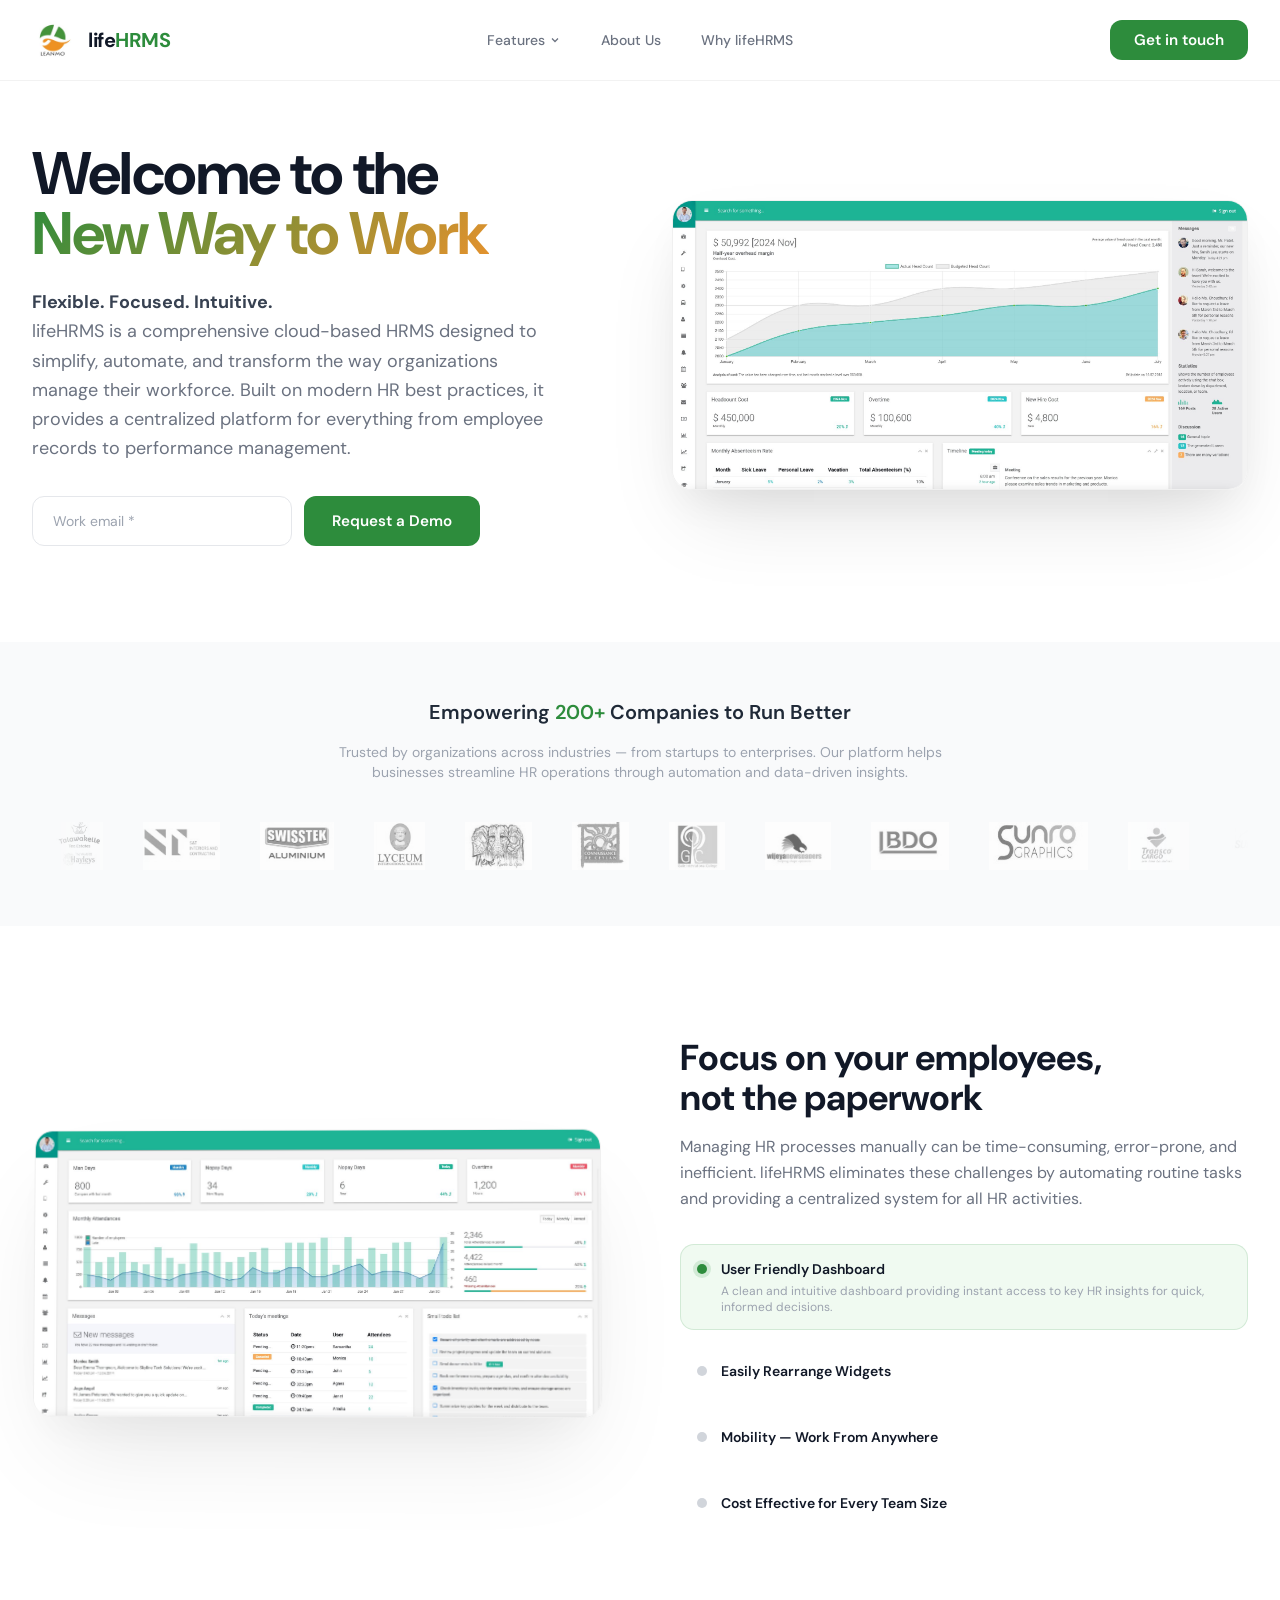
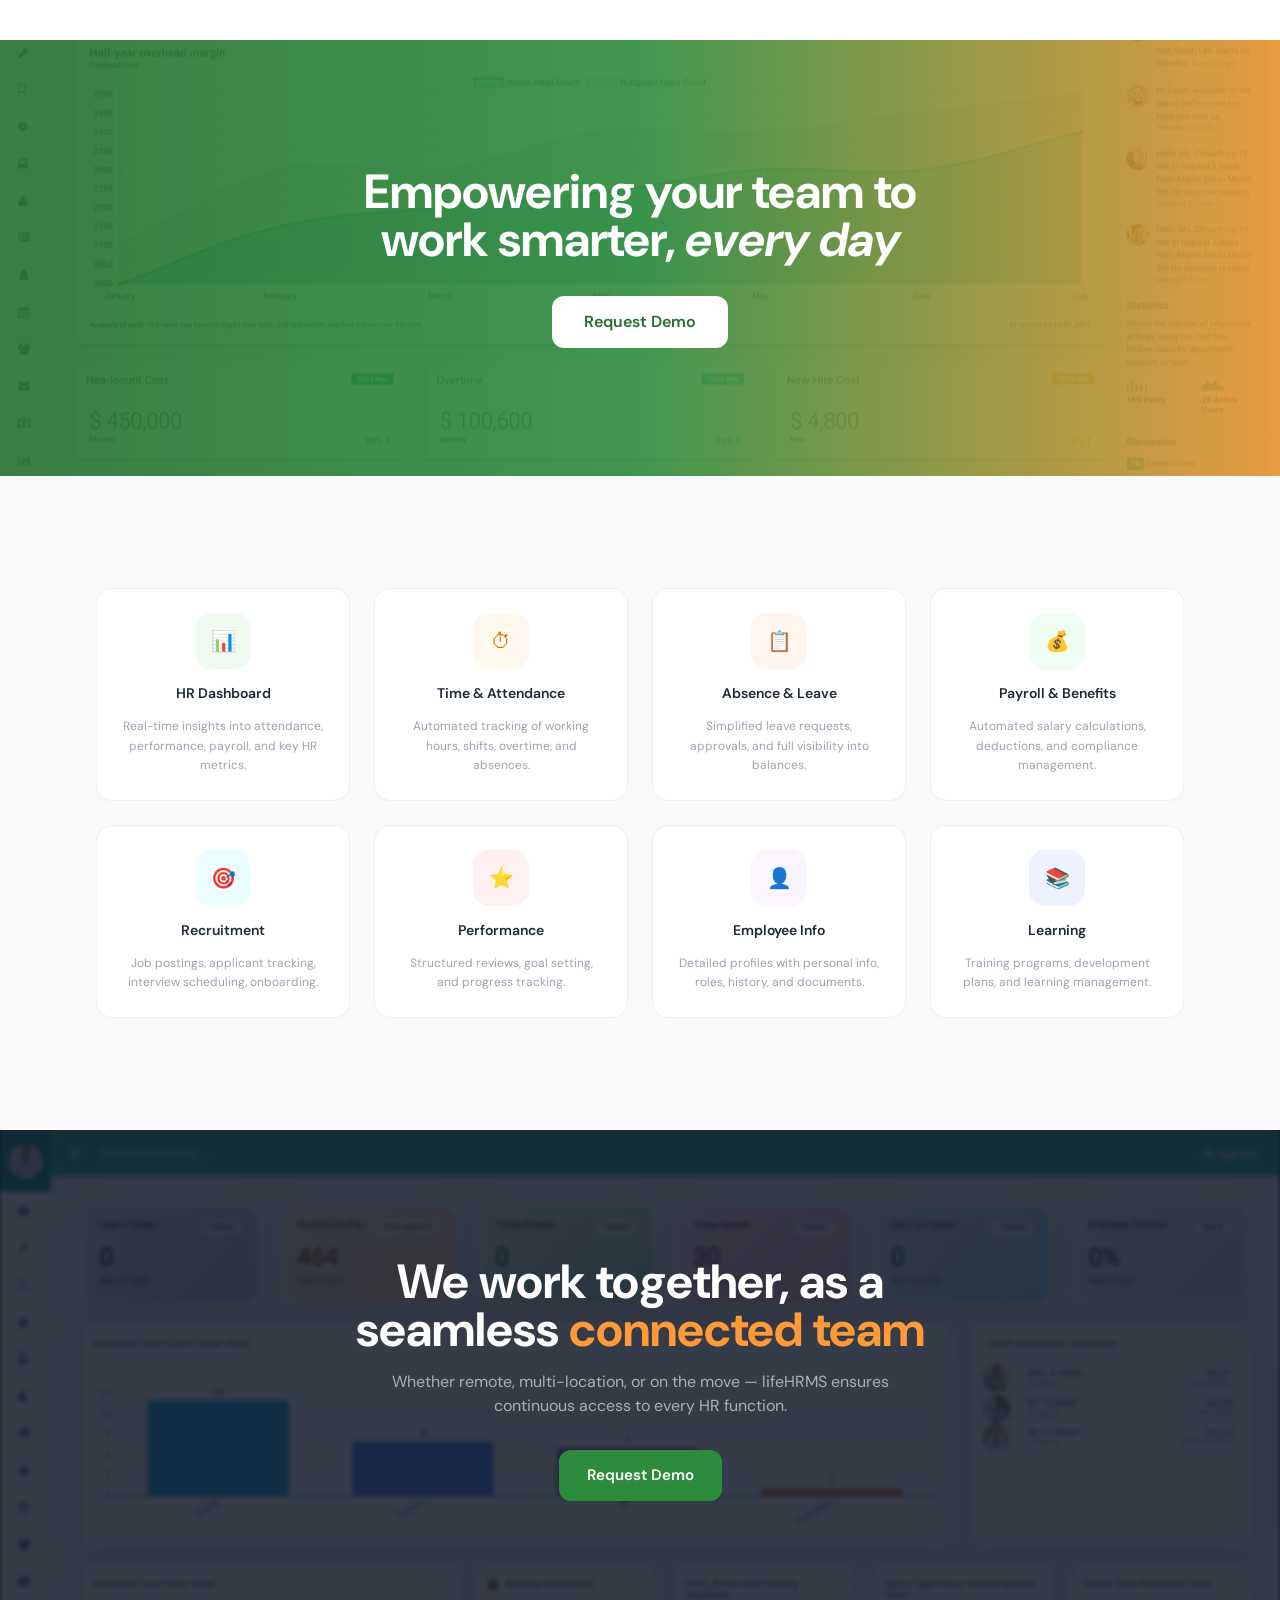
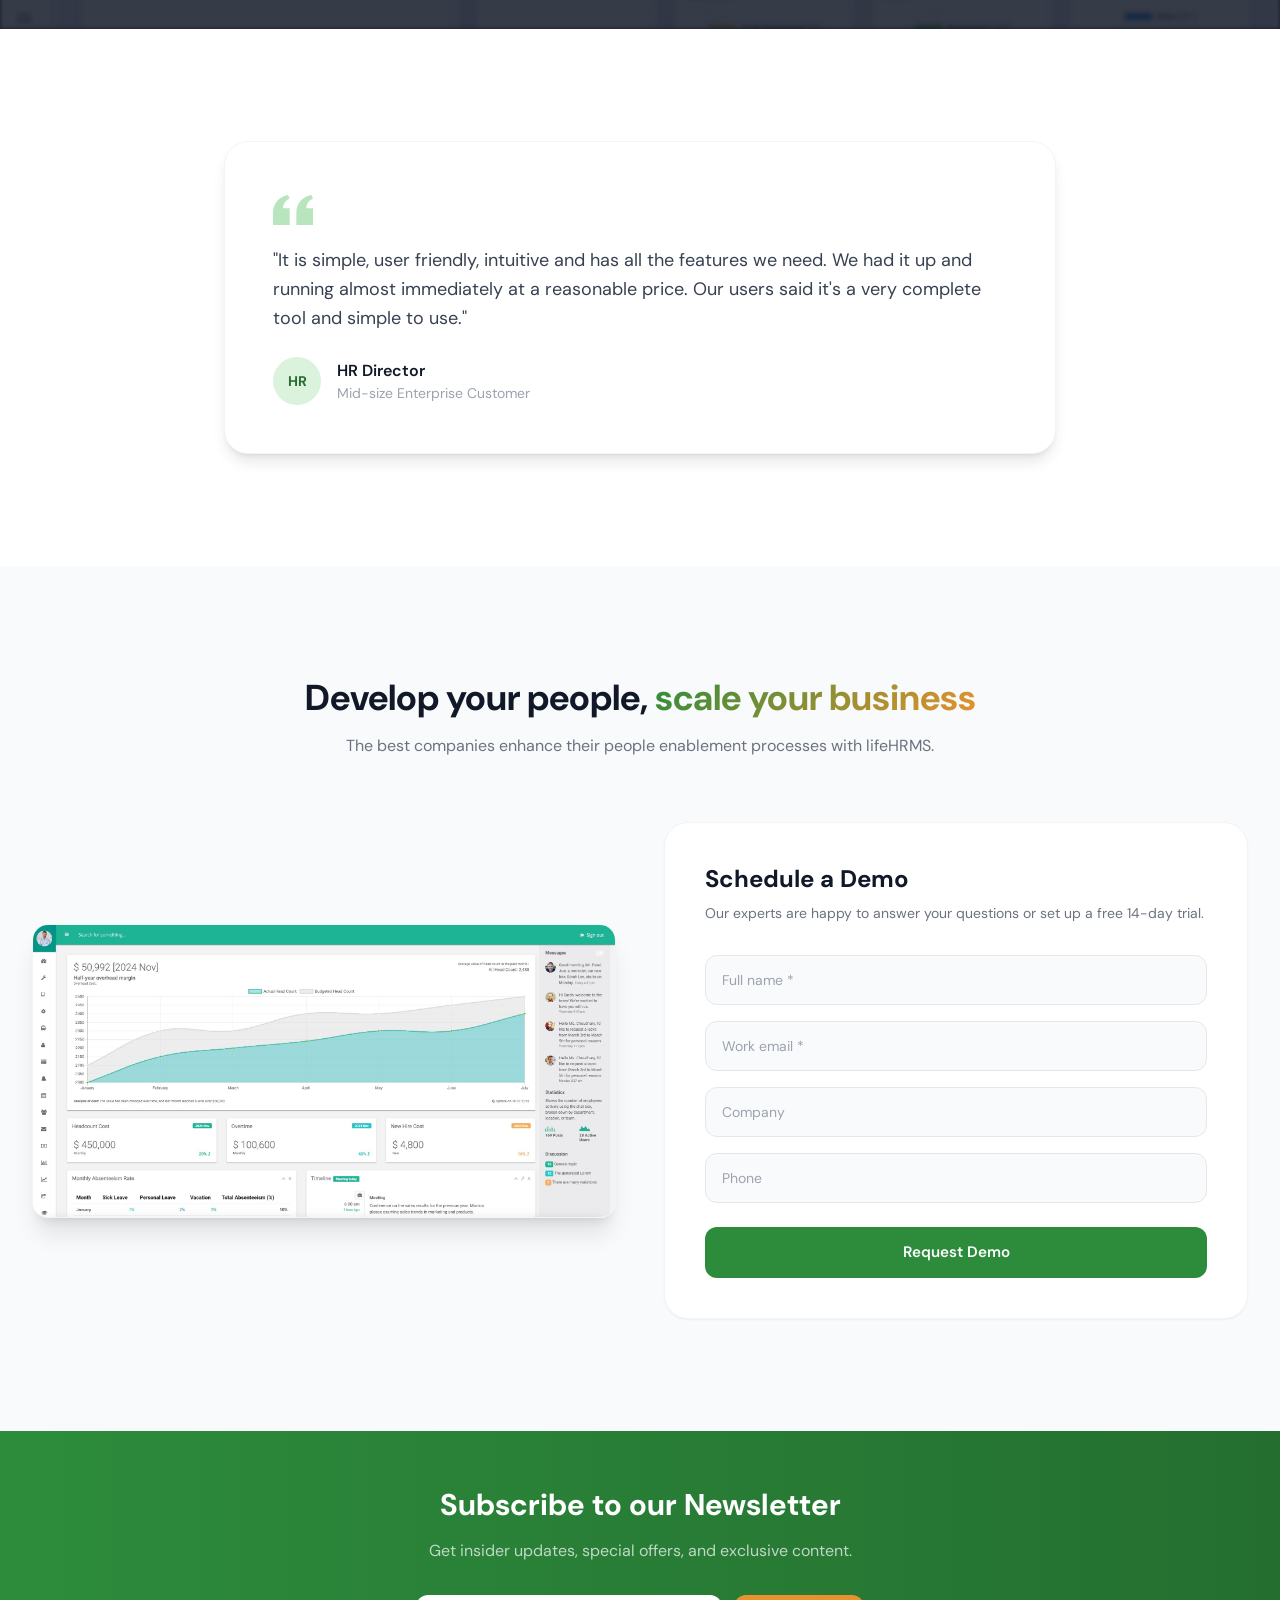
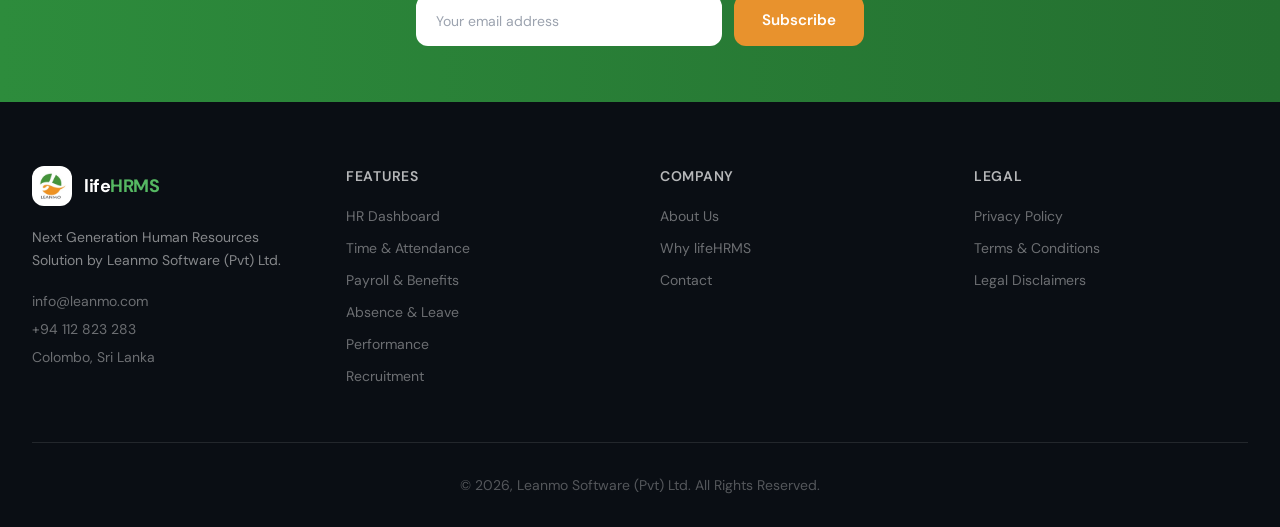
<file: index.html>
<!DOCTYPE html>
<html lang="en">
<head>
<meta charset="UTF-8"><meta name="viewport" content="width=device-width,initial-scale=1.0">
<title>Welcome to the New Way to Work | lifeHRMS by Leanmo</title>
<meta name="description" content="lifeHRMS — comprehensive cloud HRMS for payroll, attendance, leave, performance. Leanmo Software, Sri Lanka.">
<meta name="author" content="Leanmo Software (Pvt) Ltd">
<link rel="canonical" href="https://leanmo.com/">
<link rel="icon" type="image/svg+xml" href="./assets/favicon.svg">
<link rel="preconnect" href="https://fonts.googleapis.com"><link rel="preconnect" href="https://fonts.gstatic.com" crossorigin>
<link href="https://fonts.googleapis.com/css2?family=DM+Sans:opsz,wght@9..40,300;9..40,400;9..40,500;9..40,600;9..40,700&display=swap" rel="stylesheet">
<link rel="stylesheet" href="./css/production.css">
</head>
<body data-root="./">
<div id="site-nav"></div>

<section class="pt-28 lg:pt-36 pb-16 lg:pb-24 overflow-hidden">
<div class="max-w-7xl mx-auto px-6 lg:px-8"><div class="grid lg:grid-cols-2 gap-12 lg:gap-16 items-center">
<div class="reveal">
<h1 class="text-4xl sm:text-5xl lg:text-6xl font-bold text-surface-900 leading-[1.1] tracking-tight">Welcome to the<br><span class="gradient-text">New Way to Work</span></h1>
<p class="text-lg text-surface-500 mt-6 leading-relaxed max-w-lg"><strong class="text-surface-700">Flexible. Focused. Intuitive.</strong><br>lifeHRMS is a comprehensive cloud-based HRMS designed to simplify, automate, and transform the way organizations manage their workforce. Built on modern HR best practices, it provides a centralized platform for everything from employee records to performance management.</p>
<div class="mt-8 flex flex-col sm:flex-row gap-3 max-w-md">
<input type="email" placeholder="Work email *" class="flex-1 px-5 py-3.5 border border-surface-200 rounded-xl text-sm focus:outline-none focus:ring-2 focus:ring-brand-500/20 focus:border-brand-600">
<a href="contact.html" class="btn-primary whitespace-nowrap !rounded-xl">Request a Demo</a>
</div></div>
<div class="reveal reveal-delay-2"><div class="hero-image-wrap"><img src="./img/screen-hr-metrics-hd.png" alt="lifeHRMS Dashboard" loading="eager"></div></div>
</div></div></section>

<section class="py-14 bg-surface-50">
<div class="max-w-7xl mx-auto px-6 lg:px-8">
<h2 class="text-center text-xl font-semibold text-surface-800 mb-4 reveal">Empowering <span class="text-brand-600">200+</span> Companies to Run Better</h2>
<p class="text-center text-sm text-surface-400 max-w-2xl mx-auto mb-10 reveal reveal-delay-1">Trusted by organizations across industries — from startups to enterprises. Our platform helps businesses streamline HR operations through automation and data-driven insights.</p>
<div class="client-ticker overflow-hidden reveal reveal-delay-2">
<div class="flex items-center animate-ticker">
<div class="flex items-center min-w-max">
<div class="client-logo flex-shrink-0 px-5"><img src="./img/logo-talawakelle.png" alt="Talawakelle Tea Estates" class="h-12 w-auto object-contain grayscale opacity-60 hover:grayscale-0 hover:opacity-100 transition-all duration-300" loading="lazy"></div>
<div class="client-logo flex-shrink-0 px-5"><img src="./img/logo-st-interiors.png" alt="S&T Interiors and Contracting" class="h-12 w-auto object-contain grayscale opacity-60 hover:grayscale-0 hover:opacity-100 transition-all duration-300" loading="lazy"></div>
<div class="client-logo flex-shrink-0 px-5"><img src="./img/logo-swisstek-aluminium.png" alt="Swisstek Aluminium" class="h-12 w-auto object-contain grayscale opacity-60 hover:grayscale-0 hover:opacity-100 transition-all duration-300" loading="lazy"></div>
<div class="client-logo flex-shrink-0 px-5"><img src="./img/logo-lyceum.png" alt="Lyceum International Schools" class="h-12 w-auto object-contain grayscale opacity-60 hover:grayscale-0 hover:opacity-100 transition-all duration-300" loading="lazy"></div>
<div class="client-logo flex-shrink-0 px-5"><img src="./img/logo-theme-resorts.png" alt="Theme Resorts & Spas" class="h-12 w-auto object-contain grayscale opacity-60 hover:grayscale-0 hover:opacity-100 transition-all duration-300" loading="lazy"></div>
<div class="client-logo flex-shrink-0 px-5"><img src="./img/logo-connaissance.png" alt="Connaissance De Ceylan" class="h-12 w-auto object-contain grayscale opacity-60 hover:grayscale-0 hover:opacity-100 transition-all duration-300" loading="lazy"></div>
<div class="client-logo flex-shrink-0 px-5"><img src="./img/logo-galle-international.png" alt="Galle International College" class="h-12 w-auto object-contain grayscale opacity-60 hover:grayscale-0 hover:opacity-100 transition-all duration-300" loading="lazy"></div>
<div class="client-logo flex-shrink-0 px-5"><img src="./img/logo-wijeya.png" alt="Wijeya Newspapers" class="h-12 w-auto object-contain grayscale opacity-60 hover:grayscale-0 hover:opacity-100 transition-all duration-300" loading="lazy"></div>
<div class="client-logo flex-shrink-0 px-5"><img src="./img/logo-bdo.png" alt="BDO Partners" class="h-12 w-auto object-contain grayscale opacity-60 hover:grayscale-0 hover:opacity-100 transition-all duration-300" loading="lazy"></div>
<div class="client-logo flex-shrink-0 px-5"><img src="./img/logo-sunro.png" alt="Sunro Graphics" class="h-12 w-auto object-contain grayscale opacity-60 hover:grayscale-0 hover:opacity-100 transition-all duration-300" loading="lazy"></div>
<div class="client-logo flex-shrink-0 px-5"><img src="./img/logo-transco.png" alt="Transco Cargo" class="h-12 w-auto object-contain grayscale opacity-60 hover:grayscale-0 hover:opacity-100 transition-all duration-300" loading="lazy"></div>
<div class="client-logo flex-shrink-0 px-5"><img src="./img/logo-sunpower.png" alt="Sunpower Energy" class="h-12 w-auto object-contain grayscale opacity-60 hover:grayscale-0 hover:opacity-100 transition-all duration-300" loading="lazy"></div>
<div class="client-logo flex-shrink-0 px-5"><img src="./img/logo-kap.png" alt="KAP - Kandetiya Plantation" class="h-12 w-auto object-contain grayscale opacity-60 hover:grayscale-0 hover:opacity-100 transition-all duration-300" loading="lazy"></div>
<div class="client-logo flex-shrink-0 px-5"><img src="./img/logo-swisstek-ceylon.png" alt="Swisstek Ceylon PLC" class="h-12 w-auto object-contain grayscale opacity-60 hover:grayscale-0 hover:opacity-100 transition-all duration-300" loading="lazy"></div>
<div class="client-logo flex-shrink-0 px-5"><img src="./img/logo-kanoka.png" alt="Kanoka International" class="h-12 w-auto object-contain grayscale opacity-60 hover:grayscale-0 hover:opacity-100 transition-all duration-300" loading="lazy"></div>
<div class="client-logo flex-shrink-0 px-5"><img src="./img/logo-taiyo.png" alt="Taiyo Enterprises" class="h-12 w-auto object-contain grayscale opacity-60 hover:grayscale-0 hover:opacity-100 transition-all duration-300" loading="lazy"></div>
</div>
<div class="flex items-center min-w-max" aria-hidden="true">
<div class="client-logo flex-shrink-0 px-5"><img src="./img/logo-talawakelle.png" alt="Talawakelle Tea Estates" class="h-12 w-auto object-contain grayscale opacity-60 hover:grayscale-0 hover:opacity-100 transition-all duration-300" loading="lazy"></div>
<div class="client-logo flex-shrink-0 px-5"><img src="./img/logo-st-interiors.png" alt="S&T Interiors and Contracting" class="h-12 w-auto object-contain grayscale opacity-60 hover:grayscale-0 hover:opacity-100 transition-all duration-300" loading="lazy"></div>
<div class="client-logo flex-shrink-0 px-5"><img src="./img/logo-swisstek-aluminium.png" alt="Swisstek Aluminium" class="h-12 w-auto object-contain grayscale opacity-60 hover:grayscale-0 hover:opacity-100 transition-all duration-300" loading="lazy"></div>
<div class="client-logo flex-shrink-0 px-5"><img src="./img/logo-lyceum.png" alt="Lyceum International Schools" class="h-12 w-auto object-contain grayscale opacity-60 hover:grayscale-0 hover:opacity-100 transition-all duration-300" loading="lazy"></div>
<div class="client-logo flex-shrink-0 px-5"><img src="./img/logo-theme-resorts.png" alt="Theme Resorts & Spas" class="h-12 w-auto object-contain grayscale opacity-60 hover:grayscale-0 hover:opacity-100 transition-all duration-300" loading="lazy"></div>
<div class="client-logo flex-shrink-0 px-5"><img src="./img/logo-connaissance.png" alt="Connaissance De Ceylan" class="h-12 w-auto object-contain grayscale opacity-60 hover:grayscale-0 hover:opacity-100 transition-all duration-300" loading="lazy"></div>
<div class="client-logo flex-shrink-0 px-5"><img src="./img/logo-galle-international.png" alt="Galle International College" class="h-12 w-auto object-contain grayscale opacity-60 hover:grayscale-0 hover:opacity-100 transition-all duration-300" loading="lazy"></div>
<div class="client-logo flex-shrink-0 px-5"><img src="./img/logo-wijeya.png" alt="Wijeya Newspapers" class="h-12 w-auto object-contain grayscale opacity-60 hover:grayscale-0 hover:opacity-100 transition-all duration-300" loading="lazy"></div>
<div class="client-logo flex-shrink-0 px-5"><img src="./img/logo-bdo.png" alt="BDO Partners" class="h-12 w-auto object-contain grayscale opacity-60 hover:grayscale-0 hover:opacity-100 transition-all duration-300" loading="lazy"></div>
<div class="client-logo flex-shrink-0 px-5"><img src="./img/logo-sunro.png" alt="Sunro Graphics" class="h-12 w-auto object-contain grayscale opacity-60 hover:grayscale-0 hover:opacity-100 transition-all duration-300" loading="lazy"></div>
<div class="client-logo flex-shrink-0 px-5"><img src="./img/logo-transco.png" alt="Transco Cargo" class="h-12 w-auto object-contain grayscale opacity-60 hover:grayscale-0 hover:opacity-100 transition-all duration-300" loading="lazy"></div>
<div class="client-logo flex-shrink-0 px-5"><img src="./img/logo-sunpower.png" alt="Sunpower Energy" class="h-12 w-auto object-contain grayscale opacity-60 hover:grayscale-0 hover:opacity-100 transition-all duration-300" loading="lazy"></div>
<div class="client-logo flex-shrink-0 px-5"><img src="./img/logo-kap.png" alt="KAP - Kandetiya Plantation" class="h-12 w-auto object-contain grayscale opacity-60 hover:grayscale-0 hover:opacity-100 transition-all duration-300" loading="lazy"></div>
<div class="client-logo flex-shrink-0 px-5"><img src="./img/logo-swisstek-ceylon.png" alt="Swisstek Ceylon PLC" class="h-12 w-auto object-contain grayscale opacity-60 hover:grayscale-0 hover:opacity-100 transition-all duration-300" loading="lazy"></div>
<div class="client-logo flex-shrink-0 px-5"><img src="./img/logo-kanoka.png" alt="Kanoka International" class="h-12 w-auto object-contain grayscale opacity-60 hover:grayscale-0 hover:opacity-100 transition-all duration-300" loading="lazy"></div>
<div class="client-logo flex-shrink-0 px-5"><img src="./img/logo-taiyo.png" alt="Taiyo Enterprises" class="h-12 w-auto object-contain grayscale opacity-60 hover:grayscale-0 hover:opacity-100 transition-all duration-300" loading="lazy"></div>
</div>
</div>
</div>
</div>
</section>

<section class="py-20 lg:py-28">
<div class="max-w-7xl mx-auto px-6 lg:px-8"><div class="grid lg:grid-cols-2 gap-12 lg:gap-20 items-center">
<div class="reveal"><div class="apple-screenshot"><div class="apple-screenshot-inner"><img src="./img/screen-attendance-hd.png" alt="Attendance Dashboard" loading="lazy"></div></div></div>
<div class="reveal reveal-delay-1">
<h2 class="text-3xl lg:text-4xl font-bold text-surface-900 leading-tight">Focus on your employees,<br>not the paperwork</h2>
<p class="text-surface-500 mt-4 leading-relaxed">Managing HR processes manually can be time-consuming, error-prone, and inefficient. lifeHRMS eliminates these challenges by automating routine tasks and providing a centralized system for all HR activities.</p>
<div class="mt-8 space-y-4">
<div class="mint-tab active" onclick="switchTab(this)"><div class="mint-tab-dot"></div><div><div class="font-semibold text-surface-900 text-sm">User Friendly Dashboard</div><p class="tab-desc text-xs text-surface-400 mt-1">A clean and intuitive dashboard providing instant access to key HR insights for quick, informed decisions.</p></div></div>
<div class="mint-tab" onclick="switchTab(this)"><div class="mint-tab-dot"></div><div><div class="font-semibold text-surface-900 text-sm">Easily Rearrange Widgets</div><p class="tab-desc text-xs text-surface-400 mt-1 hidden">Customize your dashboard layout with flexible drag-and-drop widget controls to match your workflow.</p></div></div>
<div class="mint-tab" onclick="switchTab(this)"><div class="mint-tab-dot"></div><div><div class="font-semibold text-surface-900 text-sm">Mobility — Work From Anywhere</div><p class="tab-desc text-xs text-surface-400 mt-1 hidden">Access your HR system securely from anywhere, optimized for desktops, tablets, and smartphones.</p></div></div>
<div class="mint-tab" onclick="switchTab(this)"><div class="mint-tab-dot"></div><div><div class="font-semibold text-surface-900 text-sm">Cost Effective for Every Team Size</div><p class="tab-desc text-xs text-surface-400 mt-1 hidden">A scalable, affordable solution delivering maximum value — eliminating the need for multiple tools.</p></div></div>
</div></div>
</div></div></section>

<section class="relative py-24 lg:py-32 overflow-hidden">
<div class="absolute inset-0 bg-gradient-to-r from-brand-700 via-brand-600 to-accent-500"></div>
<div class="absolute inset-0 opacity-10" style="background-image:url('./img/dashboard-overhead.jpg');background-size:cover;background-position:center"></div>
<div class="relative max-w-4xl mx-auto px-6 lg:px-8 text-center">
<h2 class="text-3xl lg:text-5xl font-bold text-white leading-tight reveal">Empowering your team to<br>work smarter, <em>every day</em></h2>
<a href="contact.html" class="mt-8 inline-flex reveal reveal-delay-1 bg-white text-brand-700 font-semibold px-8 py-3.5 rounded-xl hover:bg-surface-50 transition-all">Request Demo</a>
</div></section>

<section class="py-20 lg:py-28 bg-surface-50">
<div class="max-w-6xl mx-auto px-6 lg:px-8">
<div class="grid grid-cols-2 sm:grid-cols-3 lg:grid-cols-4 gap-6">
<a href="product/dashboard.html" class="mint-feature-card reveal"><div class="mint-feature-icon bg-brand-50 text-brand-600 text-xl">📊</div><span class="text-sm font-semibold text-surface-800">HR Dashboard</span><p class="text-xs text-surface-400 leading-relaxed">Real-time insights into attendance, performance, payroll, and key HR metrics.</p></a>
<a href="product/attendance.html" class="mint-feature-card reveal reveal-delay-1"><div class="mint-feature-icon bg-accent-50 text-accent-600 text-xl">⏱</div><span class="text-sm font-semibold text-surface-800">Time & Attendance</span><p class="text-xs text-surface-400 leading-relaxed">Automated tracking of working hours, shifts, overtime, and absences.</p></a>
<a href="product/leave.html" class="mint-feature-card reveal reveal-delay-2"><div class="mint-feature-icon bg-orange-50 text-orange-600 text-xl">📋</div><span class="text-sm font-semibold text-surface-800">Absence & Leave</span><p class="text-xs text-surface-400 leading-relaxed">Simplified leave requests, approvals, and full visibility into balances.</p></a>
<a href="product/payroll.html" class="mint-feature-card reveal reveal-delay-3"><div class="mint-feature-icon bg-green-50 text-green-600 text-xl">💰</div><span class="text-sm font-semibold text-surface-800">Payroll & Benefits</span><p class="text-xs text-surface-400 leading-relaxed">Automated salary calculations, deductions, and compliance management.</p></a>
<a href="product/recruitment.html" class="mint-feature-card reveal"><div class="mint-feature-icon bg-cyan-50 text-cyan-600 text-xl">🎯</div><span class="text-sm font-semibold text-surface-800">Recruitment</span><p class="text-xs text-surface-400 leading-relaxed">Job postings, applicant tracking, interview scheduling, onboarding.</p></a>
<a href="product/performance.html" class="mint-feature-card reveal reveal-delay-1"><div class="mint-feature-icon bg-rose-50 text-rose-600 text-xl">⭐</div><span class="text-sm font-semibold text-surface-800">Performance</span><p class="text-xs text-surface-400 leading-relaxed">Structured reviews, goal setting, and progress tracking.</p></a>
<a href="product/dashboard.html" class="mint-feature-card reveal reveal-delay-2"><div class="mint-feature-icon bg-purple-50 text-purple-600 text-xl">👤</div><span class="text-sm font-semibold text-surface-800">Employee Info</span><p class="text-xs text-surface-400 leading-relaxed">Detailed profiles with personal info, roles, history, and documents.</p></a>
<a href="product/dashboard.html" class="mint-feature-card reveal reveal-delay-3"><div class="mint-feature-icon bg-indigo-50 text-indigo-600 text-xl">📚</div><span class="text-sm font-semibold text-surface-800">Learning</span><p class="text-xs text-surface-400 leading-relaxed">Training programs, development plans, and learning management.</p></a>
</div></div></section>

<section class="relative py-24 lg:py-32 overflow-hidden">
<div class="absolute inset-0 bg-surface-900"></div>
<div class="absolute inset-0 opacity-15" style="background-image:url('./img/dashboard-analytics.jpg');background-size:cover;filter:blur(2px)"></div>
<div class="relative max-w-4xl mx-auto px-6 lg:px-8 text-center">
<h2 class="text-3xl lg:text-5xl font-bold text-white leading-tight reveal">We work together, as a<br>seamless <span class="text-accent-400">connected team</span></h2>
<p class="text-white/60 mt-4 max-w-xl mx-auto reveal reveal-delay-1">Whether remote, multi-location, or on the move — lifeHRMS ensures continuous access to every HR function.</p>
<a href="contact.html" class="btn-primary mt-8 inline-flex reveal reveal-delay-2">Request Demo</a>
</div></section>

<section class="py-20 lg:py-28">
<div class="max-w-4xl mx-auto px-6 lg:px-8">
<div class="bg-white rounded-3xl border border-surface-100 shadow-lg p-8 lg:p-12 reveal">
<svg class="text-brand-200 mb-4" width="40" height="40" viewBox="0 0 24 24" fill="currentColor"><path d="M14.017 21v-7.391c0-5.704 3.731-9.57 8.983-10.609l.995 2.151c-2.432.917-3.995 3.638-3.995 5.849h4v10h-9.983zm-14.017 0v-7.391c0-5.704 3.748-9.57 9-10.609l.996 2.151c-2.433.917-3.996 3.638-3.996 5.849h3.983v10h-9.983z"/></svg>
<blockquote class="text-lg text-surface-700 leading-relaxed">"It is simple, user friendly, intuitive and has all the features we need. We had it up and running almost immediately at a reasonable price. Our users said it's a very complete tool and simple to use."</blockquote>
<div class="mt-6 flex items-center gap-4"><div class="w-12 h-12 rounded-full bg-brand-100 flex items-center justify-center text-brand-700 font-bold text-sm">HR</div><div><div class="font-semibold text-surface-900">HR Director</div><div class="text-sm text-surface-400">Mid-size Enterprise Customer</div></div></div>
</div></div></section>

<section class="py-20 lg:py-28 bg-surface-50"><div class="max-w-7xl mx-auto px-6 lg:px-8">
<h2 class="text-3xl lg:text-4xl font-bold text-surface-900 text-center mb-4 reveal">Develop your people, <span class="gradient-text">scale your business</span></h2>
<p class="text-center text-surface-500 mb-16 max-w-2xl mx-auto reveal reveal-delay-1">The best companies enhance their people enablement processes with lifeHRMS.</p>
<div class="grid lg:grid-cols-2 gap-12 items-center">
<div class="reveal"><div class="rounded-2xl overflow-hidden shadow-xl border border-surface-100"><img src="./img/screen-hr-metrics-hd.png" alt="lifeHRMS Demo" class="w-full" loading="lazy"></div></div>
<div class="reveal reveal-delay-2"><div class="bg-white rounded-3xl p-8 lg:p-10 shadow-sm border border-surface-100">
<h3 class="text-2xl font-bold text-surface-900 mb-2">Schedule a Demo</h3>
<p class="text-sm text-surface-500 mb-8">Our experts are happy to answer your questions or set up a free 14-day trial.</p>
<form onsubmit="return handleFormSubmit(event)">
<div class="mb-4"><input type="text" placeholder="Full name *" required class="w-full px-4 py-3.5 bg-surface-50 border border-surface-200 rounded-xl text-sm focus:outline-none focus:ring-2 focus:ring-brand-500/20 focus:border-brand-600"></div>
<div class="mb-4"><input type="email" placeholder="Work email *" required class="w-full px-4 py-3.5 bg-surface-50 border border-surface-200 rounded-xl text-sm focus:outline-none focus:ring-2 focus:ring-brand-500/20 focus:border-brand-600"></div>
<div class="mb-4"><input type="text" placeholder="Company" class="w-full px-4 py-3.5 bg-surface-50 border border-surface-200 rounded-xl text-sm focus:outline-none focus:ring-2 focus:ring-brand-500/20 focus:border-brand-600"></div>
<div class="mb-6"><input type="tel" placeholder="Phone" class="w-full px-4 py-3.5 bg-surface-50 border border-surface-200 rounded-xl text-sm focus:outline-none focus:ring-2 focus:ring-brand-500/20 focus:border-brand-600"></div>
<button type="submit" class="btn-primary w-full justify-center">Request Demo</button>
</form></div></div></div></div></section>
<div id="site-footer"></div>
<script src="./js/main.js"></script>
</body></html>
</file>
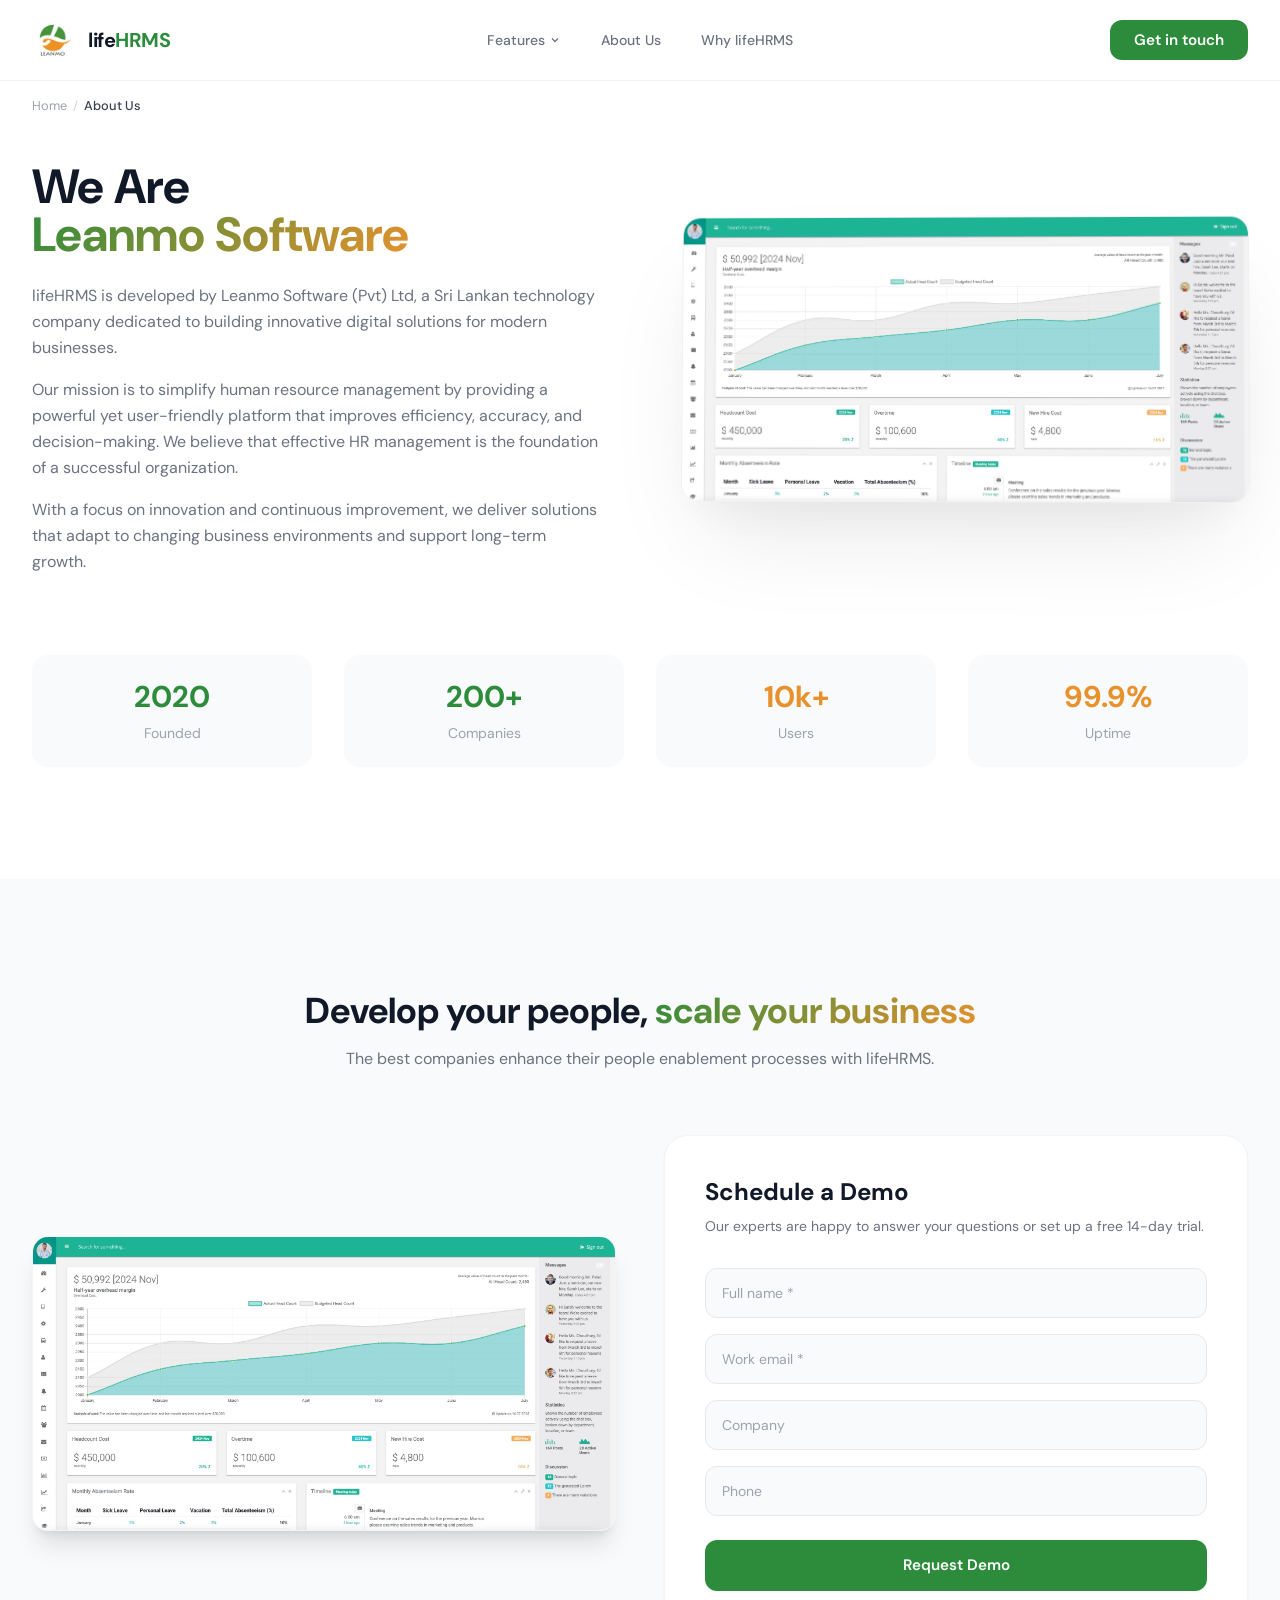
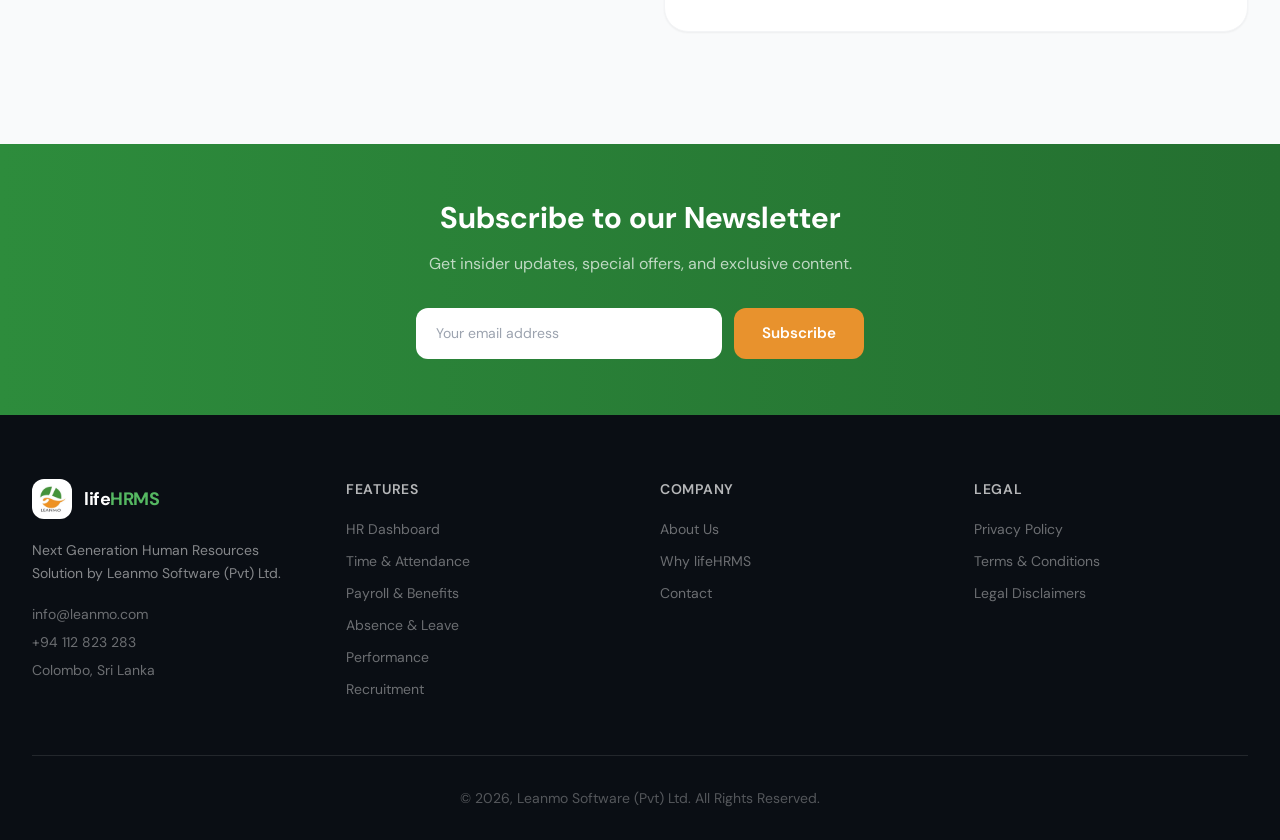
<file: about.html>
<!DOCTYPE html>
<html lang="en">
<head>
<meta charset="UTF-8"><meta name="viewport" content="width=device-width,initial-scale=1.0">
<title>About Us | lifeHRMS by Leanmo</title>
<meta name="description" content="lifeHRMS by Leanmo Software — innovative digital solutions for modern HR management.">
<meta name="author" content="Leanmo Software (Pvt) Ltd">
<link rel="canonical" href="https://leanmo.com/">
<link rel="icon" type="image/svg+xml" href="./assets/favicon.svg">
<link rel="preconnect" href="https://fonts.googleapis.com"><link rel="preconnect" href="https://fonts.gstatic.com" crossorigin>
<link href="https://fonts.googleapis.com/css2?family=DM+Sans:opsz,wght@9..40,300;9..40,400;9..40,500;9..40,600;9..40,700&display=swap" rel="stylesheet">
<link rel="stylesheet" href="./css/production.css">
</head>
<body data-root="./">
<div id="site-nav"></div>
<div class="breadcrumb pt-24 pb-4 max-w-7xl mx-auto px-6 lg:px-8"><a href="./index.html">Home</a><span class="sep">/</span><span class="current">About Us</span></div>
<section class="pt-8 pb-20 lg:pb-28">
<div class="max-w-7xl mx-auto px-6 lg:px-8">
<div class="grid lg:grid-cols-2 gap-12 lg:gap-20 items-center mb-20">
<div class="reveal">
<h1 class="text-4xl lg:text-5xl font-bold text-surface-900 leading-tight">We Are<br><span class="gradient-text">Leanmo Software</span></h1>
<p class="text-surface-500 mt-6 leading-relaxed">lifeHRMS is developed by Leanmo Software (Pvt) Ltd, a Sri Lankan technology company dedicated to building innovative digital solutions for modern businesses.</p>
<p class="text-surface-500 mt-4 leading-relaxed">Our mission is to simplify human resource management by providing a powerful yet user-friendly platform that improves efficiency, accuracy, and decision-making. We believe that effective HR management is the foundation of a successful organization.</p>
<p class="text-surface-500 mt-4 leading-relaxed">With a focus on innovation and continuous improvement, we deliver solutions that adapt to changing business environments and support long-term growth.</p>
</div>
<div class="reveal reveal-delay-2"><div class="apple-screenshot"><div class="apple-screenshot-inner"><img src="./img/screen-hr-metrics-hd.png" alt="lifeHRMS Platform" loading="lazy"></div></div></div>
</div>
<div class="grid grid-cols-2 lg:grid-cols-4 gap-8 reveal">
<div class="text-center p-6 bg-surface-50 rounded-2xl"><div class="text-3xl font-bold text-brand-600">2020</div><div class="text-sm text-surface-400 mt-2">Founded</div></div>
<div class="text-center p-6 bg-surface-50 rounded-2xl"><div class="text-3xl font-bold text-brand-600">200+</div><div class="text-sm text-surface-400 mt-2">Companies</div></div>
<div class="text-center p-6 bg-surface-50 rounded-2xl"><div class="text-3xl font-bold text-accent-500">10k+</div><div class="text-sm text-surface-400 mt-2">Users</div></div>
<div class="text-center p-6 bg-surface-50 rounded-2xl"><div class="text-3xl font-bold text-accent-500">99.9%</div><div class="text-sm text-surface-400 mt-2">Uptime</div></div>
</div>
</div></section>

<section class="py-20 lg:py-28 bg-surface-50"><div class="max-w-7xl mx-auto px-6 lg:px-8">
<h2 class="text-3xl lg:text-4xl font-bold text-surface-900 text-center mb-4 reveal">Develop your people, <span class="gradient-text">scale your business</span></h2>
<p class="text-center text-surface-500 mb-16 max-w-2xl mx-auto reveal reveal-delay-1">The best companies enhance their people enablement processes with lifeHRMS.</p>
<div class="grid lg:grid-cols-2 gap-12 items-center">
<div class="reveal"><div class="rounded-2xl overflow-hidden shadow-xl border border-surface-100"><img src="./img/screen-hr-metrics-hd.png" alt="lifeHRMS Demo" class="w-full" loading="lazy"></div></div>
<div class="reveal reveal-delay-2"><div class="bg-white rounded-3xl p-8 lg:p-10 shadow-sm border border-surface-100">
<h3 class="text-2xl font-bold text-surface-900 mb-2">Schedule a Demo</h3>
<p class="text-sm text-surface-500 mb-8">Our experts are happy to answer your questions or set up a free 14-day trial.</p>
<form onsubmit="return handleFormSubmit(event)">
<div class="mb-4"><input type="text" placeholder="Full name *" required class="w-full px-4 py-3.5 bg-surface-50 border border-surface-200 rounded-xl text-sm focus:outline-none focus:ring-2 focus:ring-brand-500/20 focus:border-brand-600"></div>
<div class="mb-4"><input type="email" placeholder="Work email *" required class="w-full px-4 py-3.5 bg-surface-50 border border-surface-200 rounded-xl text-sm focus:outline-none focus:ring-2 focus:ring-brand-500/20 focus:border-brand-600"></div>
<div class="mb-4"><input type="text" placeholder="Company" class="w-full px-4 py-3.5 bg-surface-50 border border-surface-200 rounded-xl text-sm focus:outline-none focus:ring-2 focus:ring-brand-500/20 focus:border-brand-600"></div>
<div class="mb-6"><input type="tel" placeholder="Phone" class="w-full px-4 py-3.5 bg-surface-50 border border-surface-200 rounded-xl text-sm focus:outline-none focus:ring-2 focus:ring-brand-500/20 focus:border-brand-600"></div>
<button type="submit" class="btn-primary w-full justify-center">Request Demo</button>
</form></div></div></div></div></section>
<div id="site-footer"></div>
<script src="./js/main.js"></script>
</body></html>
</file>
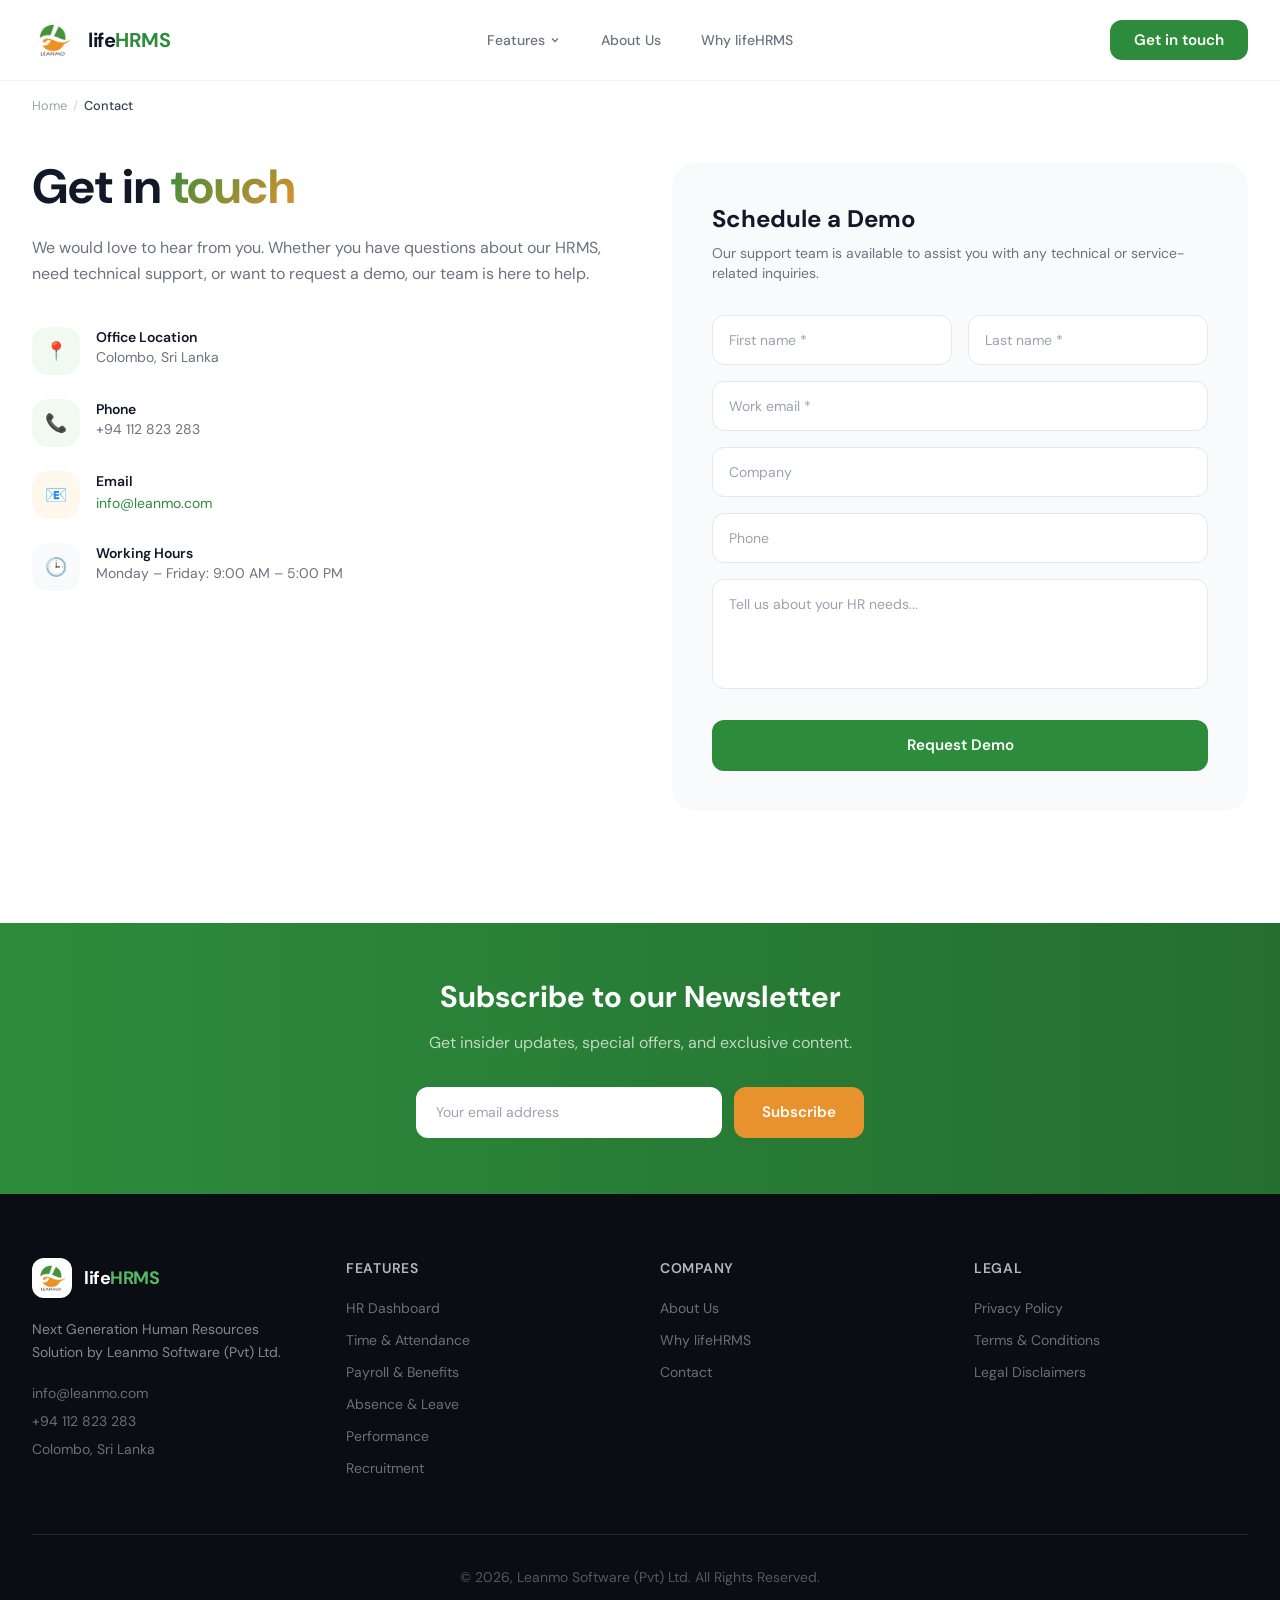
<file: contact.html>
<!DOCTYPE html>
<html lang="en">
<head>
<meta charset="UTF-8"><meta name="viewport" content="width=device-width,initial-scale=1.0">
<title>Contact Us | lifeHRMS by Leanmo</title>
<meta name="description" content="Contact Leanmo Software — get a demo of lifeHRMS.">
<meta name="author" content="Leanmo Software (Pvt) Ltd">
<link rel="canonical" href="https://leanmo.com/">
<link rel="icon" type="image/svg+xml" href="./assets/favicon.svg">
<link rel="preconnect" href="https://fonts.googleapis.com"><link rel="preconnect" href="https://fonts.gstatic.com" crossorigin>
<link href="https://fonts.googleapis.com/css2?family=DM+Sans:opsz,wght@9..40,300;9..40,400;9..40,500;9..40,600;9..40,700&display=swap" rel="stylesheet">
<link rel="stylesheet" href="./css/production.css">
</head>
<body data-root="./">
<div id="site-nav"></div>
<div class="breadcrumb pt-24 pb-4 max-w-7xl mx-auto px-6 lg:px-8"><a href="./index.html">Home</a><span class="sep">/</span><span class="current">Contact</span></div>
<section class="pt-8 pb-20 lg:pb-28"><div class="max-w-7xl mx-auto px-6 lg:px-8"><div class="grid lg:grid-cols-2 gap-16">
<div class="reveal">
<h1 class="text-4xl lg:text-5xl font-bold text-surface-900 mb-6">Get in <span class="gradient-text">touch</span></h1>
<p class="text-surface-500 leading-relaxed mb-10">We would love to hear from you. Whether you have questions about our HRMS, need technical support, or want to request a demo, our team is here to help.</p>
<div class="space-y-6">
<div class="flex items-start gap-4"><div class="w-12 h-12 rounded-2xl bg-brand-50 flex items-center justify-center flex-shrink-0 text-lg">📍</div><div><div class="font-semibold text-surface-900 text-sm">Office Location</div><p class="text-surface-500 text-sm">Colombo, Sri Lanka</p></div></div>
<div class="flex items-start gap-4"><div class="w-12 h-12 rounded-2xl bg-brand-50 flex items-center justify-center flex-shrink-0 text-lg">📞</div><div><div class="font-semibold text-surface-900 text-sm">Phone</div><p class="text-surface-500 text-sm">+94 112 823 283</p></div></div>
<div class="flex items-start gap-4"><div class="w-12 h-12 rounded-2xl bg-accent-50 flex items-center justify-center flex-shrink-0 text-lg">📧</div><div><div class="font-semibold text-surface-900 text-sm">Email</div><a href="mailto:info@leanmo.com" class="text-brand-600 text-sm hover:underline">info@leanmo.com</a></div></div>
<div class="flex items-start gap-4"><div class="w-12 h-12 rounded-2xl bg-surface-50 flex items-center justify-center flex-shrink-0 text-lg">🕒</div><div><div class="font-semibold text-surface-900 text-sm">Working Hours</div><p class="text-surface-500 text-sm">Monday – Friday: 9:00 AM – 5:00 PM</p></div></div>
</div></div>
<div class="reveal reveal-delay-2"><div class="bg-surface-50 rounded-3xl p-8 lg:p-10">
<h2 class="text-2xl font-bold text-surface-900 mb-2">Schedule a Demo</h2>
<p class="text-sm text-surface-500 mb-8">Our support team is available to assist you with any technical or service-related inquiries.</p>
<form onsubmit="return handleFormSubmit(event)">
<div class="grid grid-cols-1 sm:grid-cols-2 gap-4 mb-4"><div><input type="text" placeholder="First name *" required class="w-full px-4 py-3.5 bg-white border border-surface-200 rounded-xl text-sm focus:outline-none focus:ring-2 focus:ring-brand-500/20 focus:border-brand-600"></div><div><input type="text" placeholder="Last name *" required class="w-full px-4 py-3.5 bg-white border border-surface-200 rounded-xl text-sm focus:outline-none focus:ring-2 focus:ring-brand-500/20 focus:border-brand-600"></div></div>
<div class="mb-4"><input type="email" placeholder="Work email *" required class="w-full px-4 py-3.5 bg-white border border-surface-200 rounded-xl text-sm focus:outline-none focus:ring-2 focus:ring-brand-500/20 focus:border-brand-600"></div>
<div class="mb-4"><input type="text" placeholder="Company" class="w-full px-4 py-3.5 bg-white border border-surface-200 rounded-xl text-sm focus:outline-none focus:ring-2 focus:ring-brand-500/20 focus:border-brand-600"></div>
<div class="mb-4"><input type="tel" placeholder="Phone" class="w-full px-4 py-3.5 bg-white border border-surface-200 rounded-xl text-sm focus:outline-none focus:ring-2 focus:ring-brand-500/20 focus:border-brand-600"></div>
<div class="mb-6"><textarea rows="4" placeholder="Tell us about your HR needs..." class="w-full px-4 py-3.5 bg-white border border-surface-200 rounded-xl text-sm focus:outline-none focus:ring-2 focus:ring-brand-500/20 focus:border-brand-600 resize-none"></textarea></div>
<button type="submit" class="btn-primary w-full justify-center">Request Demo</button>
</form></div></div>
</div></div></section>

<div id="site-footer"></div>
<script src="./js/main.js"></script>
</body></html>
</file>
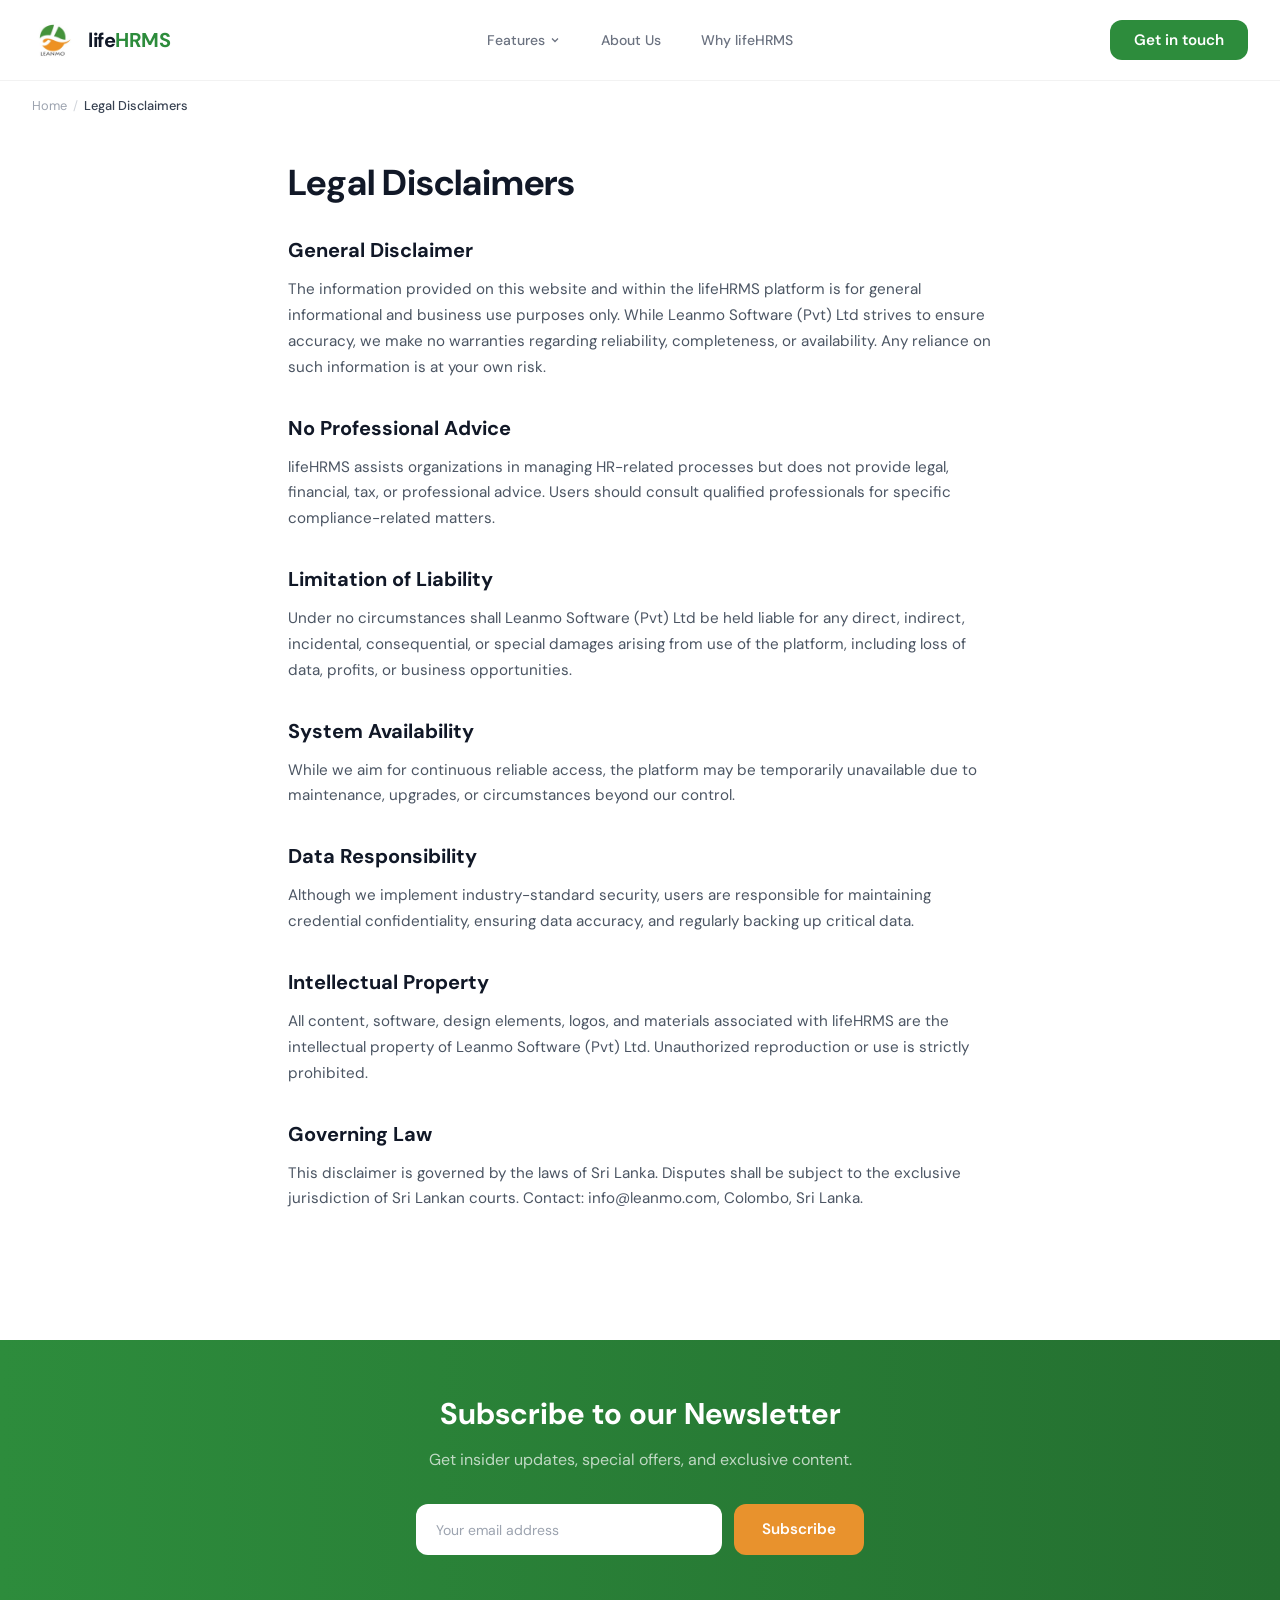
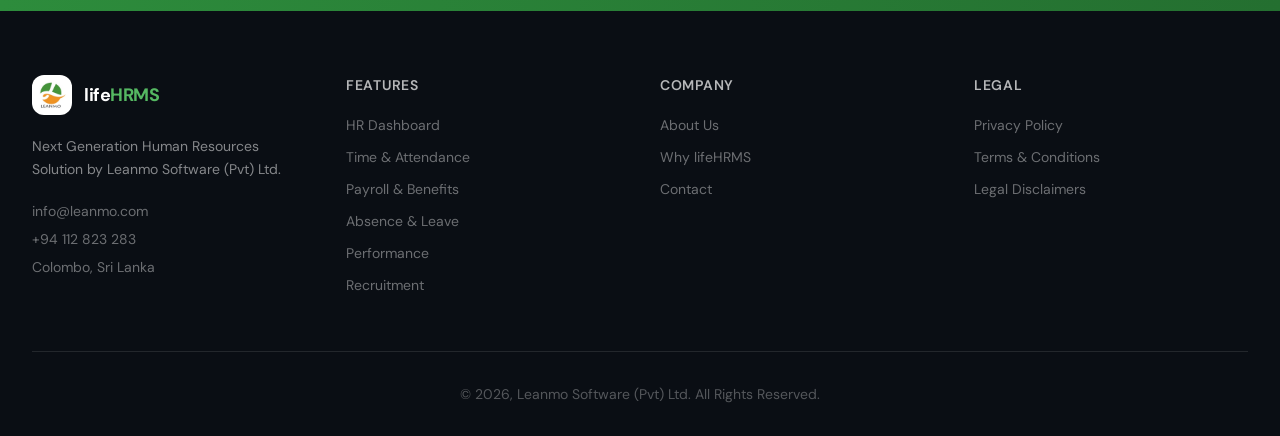
<file: legal.html>
<!DOCTYPE html>
<html lang="en">
<head>
<meta charset="UTF-8"><meta name="viewport" content="width=device-width,initial-scale=1.0">
<title>Legal Disclaimers | lifeHRMS by Leanmo</title>
<meta name="description" content="Legal Disclaimers — lifeHRMS by Leanmo Software">
<meta name="author" content="Leanmo Software (Pvt) Ltd">
<link rel="canonical" href="https://leanmo.com/">
<link rel="icon" type="image/svg+xml" href="./assets/favicon.svg">
<link rel="preconnect" href="https://fonts.googleapis.com"><link rel="preconnect" href="https://fonts.gstatic.com" crossorigin>
<link href="https://fonts.googleapis.com/css2?family=DM+Sans:opsz,wght@9..40,300;9..40,400;9..40,500;9..40,600;9..40,700&display=swap" rel="stylesheet">
<link rel="stylesheet" href="./css/production.css">
</head>
<body data-root="./">
<div id="site-nav"></div>
<div class="breadcrumb pt-24 pb-4 max-w-7xl mx-auto px-6 lg:px-8"><a href="./index.html">Home</a><span class="sep">/</span><span class="current">Legal Disclaimers</span></div>
<section class="pt-8 pb-20 lg:pb-28"><div class="max-w-3xl mx-auto px-6 lg:px-8">
<h1 class="text-3xl lg:text-4xl font-bold text-surface-900 mb-8 reveal">Legal Disclaimers</h1>
<div class="legal-content reveal reveal-delay-1">
<h3>General Disclaimer</h3>
<p>The information provided on this website and within the lifeHRMS platform is for general informational and business use purposes only. While Leanmo Software (Pvt) Ltd strives to ensure accuracy, we make no warranties regarding reliability, completeness, or availability. Any reliance on such information is at your own risk.</p>
<h3>No Professional Advice</h3>
<p>lifeHRMS assists organizations in managing HR-related processes but does not provide legal, financial, tax, or professional advice. Users should consult qualified professionals for specific compliance-related matters.</p>
<h3>Limitation of Liability</h3>
<p>Under no circumstances shall Leanmo Software (Pvt) Ltd be held liable for any direct, indirect, incidental, consequential, or special damages arising from use of the platform, including loss of data, profits, or business opportunities.</p>
<h3>System Availability</h3>
<p>While we aim for continuous reliable access, the platform may be temporarily unavailable due to maintenance, upgrades, or circumstances beyond our control.</p>
<h3>Data Responsibility</h3>
<p>Although we implement industry-standard security, users are responsible for maintaining credential confidentiality, ensuring data accuracy, and regularly backing up critical data.</p>
<h3>Intellectual Property</h3>
<p>All content, software, design elements, logos, and materials associated with lifeHRMS are the intellectual property of Leanmo Software (Pvt) Ltd. Unauthorized reproduction or use is strictly prohibited.</p>
<h3>Governing Law</h3>
<p>This disclaimer is governed by the laws of Sri Lanka. Disputes shall be subject to the exclusive jurisdiction of Sri Lankan courts. Contact: info@leanmo.com, Colombo, Sri Lanka.</p>
</div>
</div></section>
<div id="site-footer"></div>
<script src="./js/main.js"></script>
</body></html>
</file>
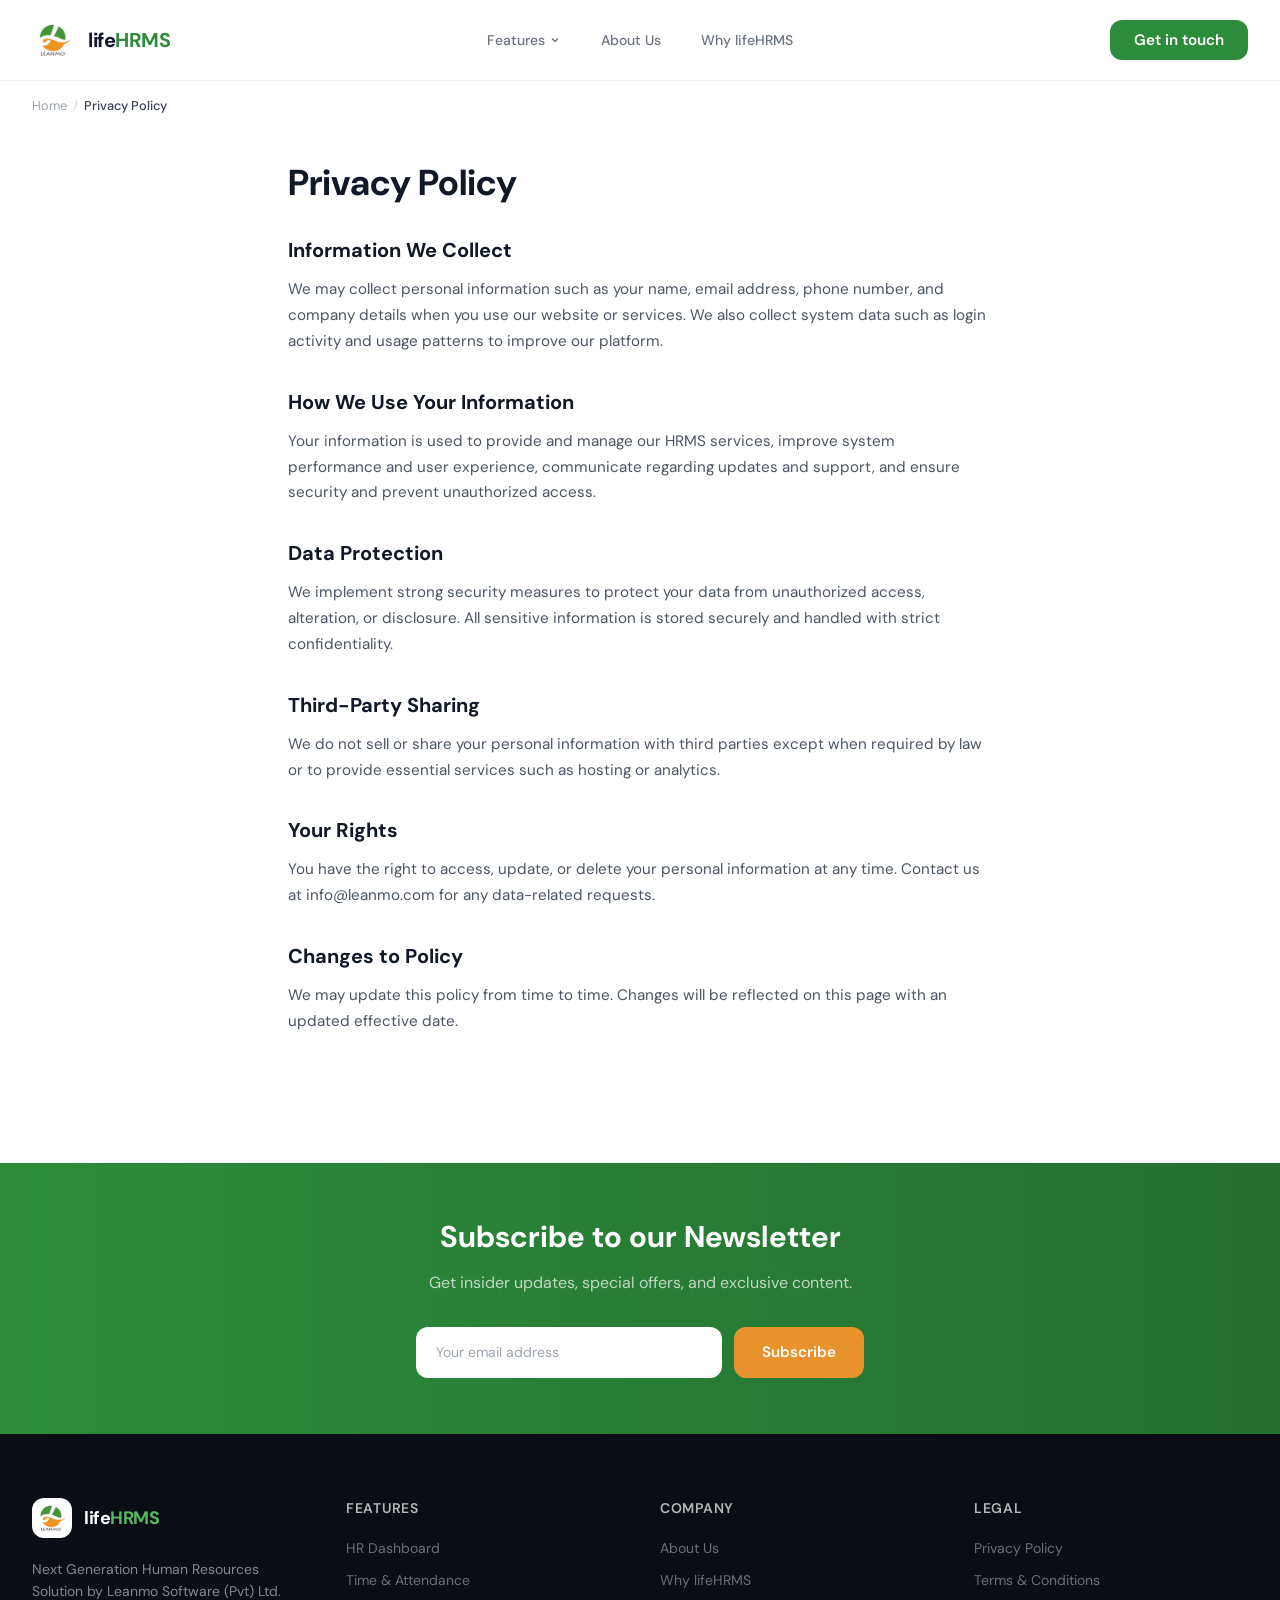
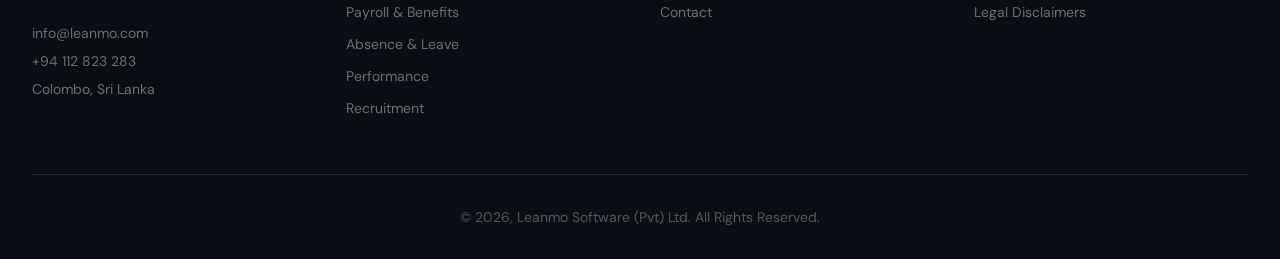
<file: privacy.html>
<!DOCTYPE html>
<html lang="en">
<head>
<meta charset="UTF-8"><meta name="viewport" content="width=device-width,initial-scale=1.0">
<title>Privacy Policy | lifeHRMS by Leanmo</title>
<meta name="description" content="Privacy Policy — lifeHRMS by Leanmo Software">
<meta name="author" content="Leanmo Software (Pvt) Ltd">
<link rel="canonical" href="https://leanmo.com/">
<link rel="icon" type="image/svg+xml" href="./assets/favicon.svg">
<link rel="preconnect" href="https://fonts.googleapis.com"><link rel="preconnect" href="https://fonts.gstatic.com" crossorigin>
<link href="https://fonts.googleapis.com/css2?family=DM+Sans:opsz,wght@9..40,300;9..40,400;9..40,500;9..40,600;9..40,700&display=swap" rel="stylesheet">
<link rel="stylesheet" href="./css/production.css">
</head>
<body data-root="./">
<div id="site-nav"></div>
<div class="breadcrumb pt-24 pb-4 max-w-7xl mx-auto px-6 lg:px-8"><a href="./index.html">Home</a><span class="sep">/</span><span class="current">Privacy Policy</span></div>
<section class="pt-8 pb-20 lg:pb-28"><div class="max-w-3xl mx-auto px-6 lg:px-8">
<h1 class="text-3xl lg:text-4xl font-bold text-surface-900 mb-8 reveal">Privacy Policy</h1>
<div class="legal-content reveal reveal-delay-1">
<h3>Information We Collect</h3>
<p>We may collect personal information such as your name, email address, phone number, and company details when you use our website or services. We also collect system data such as login activity and usage patterns to improve our platform.</p>
<h3>How We Use Your Information</h3>
<p>Your information is used to provide and manage our HRMS services, improve system performance and user experience, communicate regarding updates and support, and ensure security and prevent unauthorized access.</p>
<h3>Data Protection</h3>
<p>We implement strong security measures to protect your data from unauthorized access, alteration, or disclosure. All sensitive information is stored securely and handled with strict confidentiality.</p>
<h3>Third-Party Sharing</h3>
<p>We do not sell or share your personal information with third parties except when required by law or to provide essential services such as hosting or analytics.</p>
<h3>Your Rights</h3>
<p>You have the right to access, update, or delete your personal information at any time. Contact us at info@leanmo.com for any data-related requests.</p>
<h3>Changes to Policy</h3>
<p>We may update this policy from time to time. Changes will be reflected on this page with an updated effective date.</p>
</div>
</div></section>
<div id="site-footer"></div>
<script src="./js/main.js"></script>
</body></html>
</file>
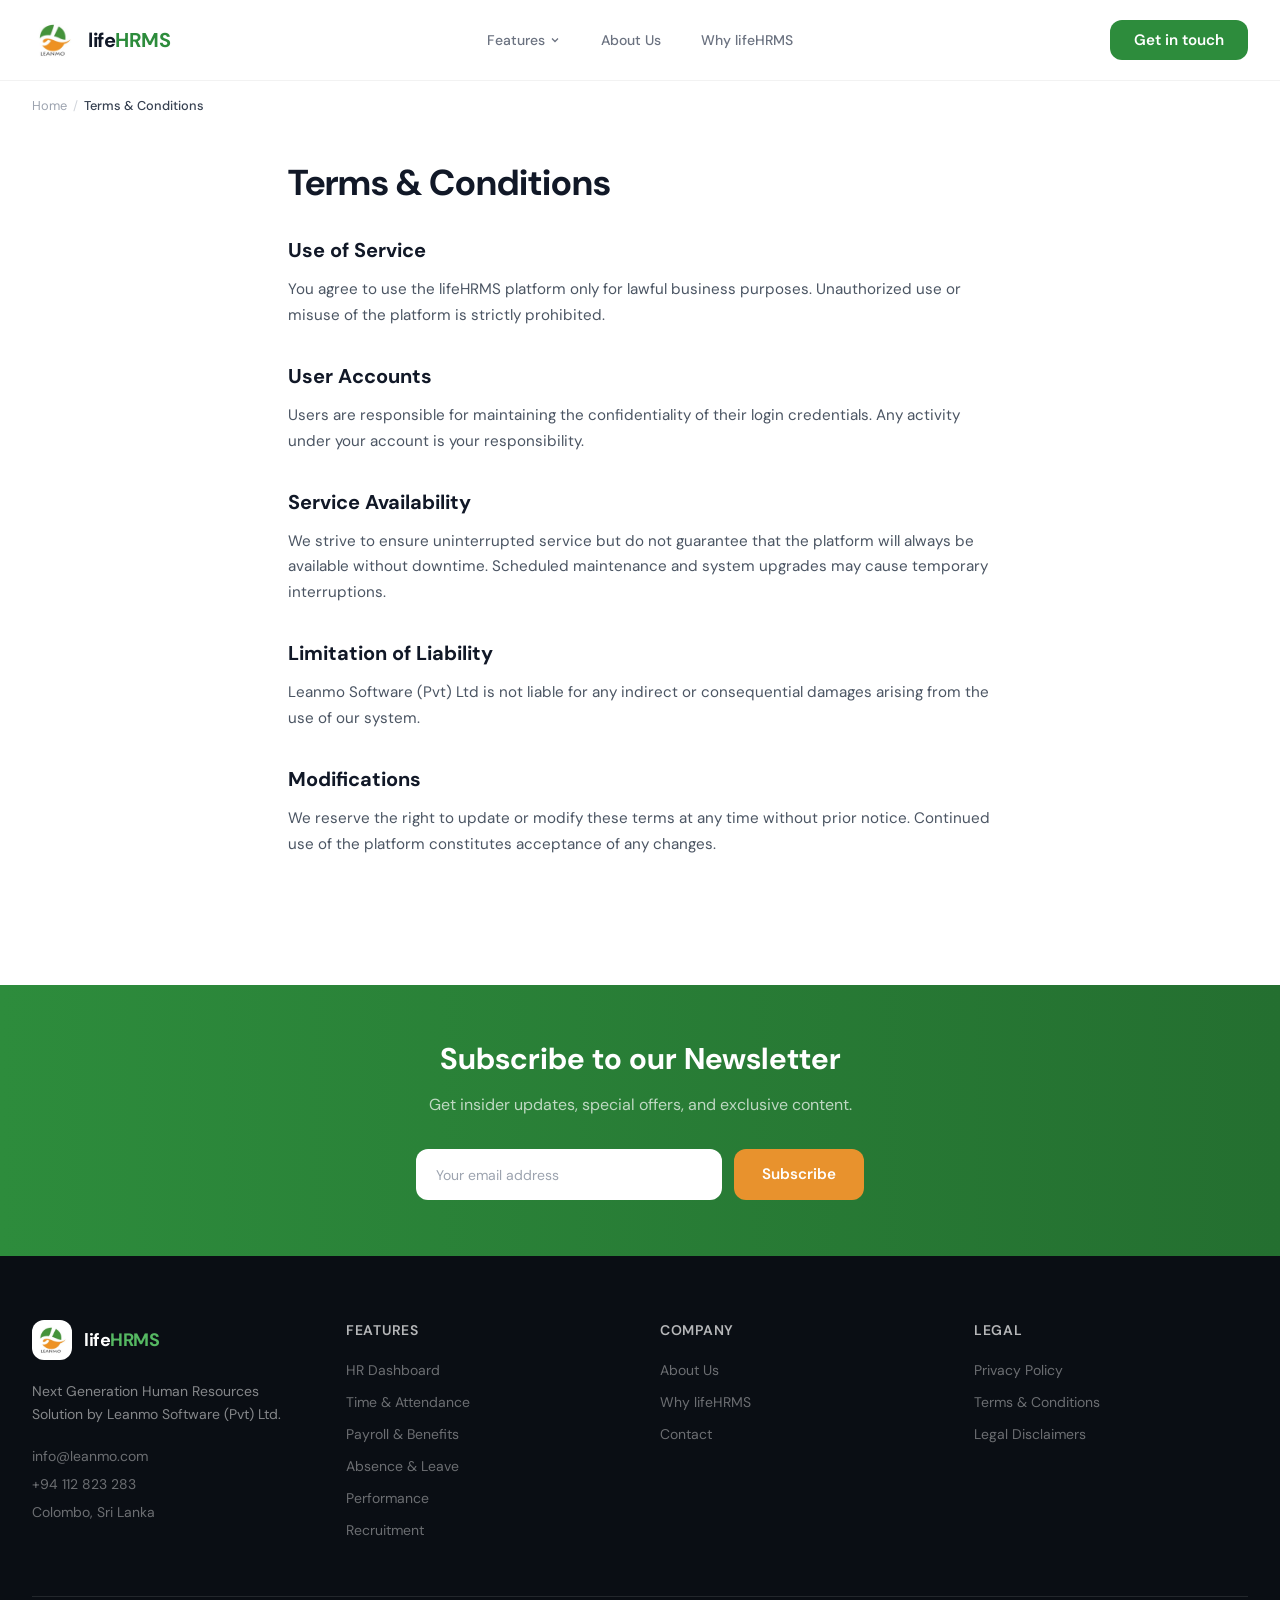
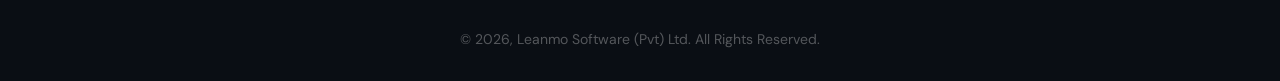
<file: terms.html>
<!DOCTYPE html>
<html lang="en">
<head>
<meta charset="UTF-8"><meta name="viewport" content="width=device-width,initial-scale=1.0">
<title>Terms & Conditions | lifeHRMS by Leanmo</title>
<meta name="description" content="Terms & Conditions — lifeHRMS by Leanmo Software">
<meta name="author" content="Leanmo Software (Pvt) Ltd">
<link rel="canonical" href="https://leanmo.com/">
<link rel="icon" type="image/svg+xml" href="./assets/favicon.svg">
<link rel="preconnect" href="https://fonts.googleapis.com"><link rel="preconnect" href="https://fonts.gstatic.com" crossorigin>
<link href="https://fonts.googleapis.com/css2?family=DM+Sans:opsz,wght@9..40,300;9..40,400;9..40,500;9..40,600;9..40,700&display=swap" rel="stylesheet">
<link rel="stylesheet" href="./css/production.css">
</head>
<body data-root="./">
<div id="site-nav"></div>
<div class="breadcrumb pt-24 pb-4 max-w-7xl mx-auto px-6 lg:px-8"><a href="./index.html">Home</a><span class="sep">/</span><span class="current">Terms & Conditions</span></div>
<section class="pt-8 pb-20 lg:pb-28"><div class="max-w-3xl mx-auto px-6 lg:px-8">
<h1 class="text-3xl lg:text-4xl font-bold text-surface-900 mb-8 reveal">Terms & Conditions</h1>
<div class="legal-content reveal reveal-delay-1">
<h3>Use of Service</h3>
<p>You agree to use the lifeHRMS platform only for lawful business purposes. Unauthorized use or misuse of the platform is strictly prohibited.</p>
<h3>User Accounts</h3>
<p>Users are responsible for maintaining the confidentiality of their login credentials. Any activity under your account is your responsibility.</p>
<h3>Service Availability</h3>
<p>We strive to ensure uninterrupted service but do not guarantee that the platform will always be available without downtime. Scheduled maintenance and system upgrades may cause temporary interruptions.</p>
<h3>Limitation of Liability</h3>
<p>Leanmo Software (Pvt) Ltd is not liable for any indirect or consequential damages arising from the use of our system.</p>
<h3>Modifications</h3>
<p>We reserve the right to update or modify these terms at any time without prior notice. Continued use of the platform constitutes acceptance of any changes.</p>
</div>
</div></section>
<div id="site-footer"></div>
<script src="./js/main.js"></script>
</body></html>
</file>
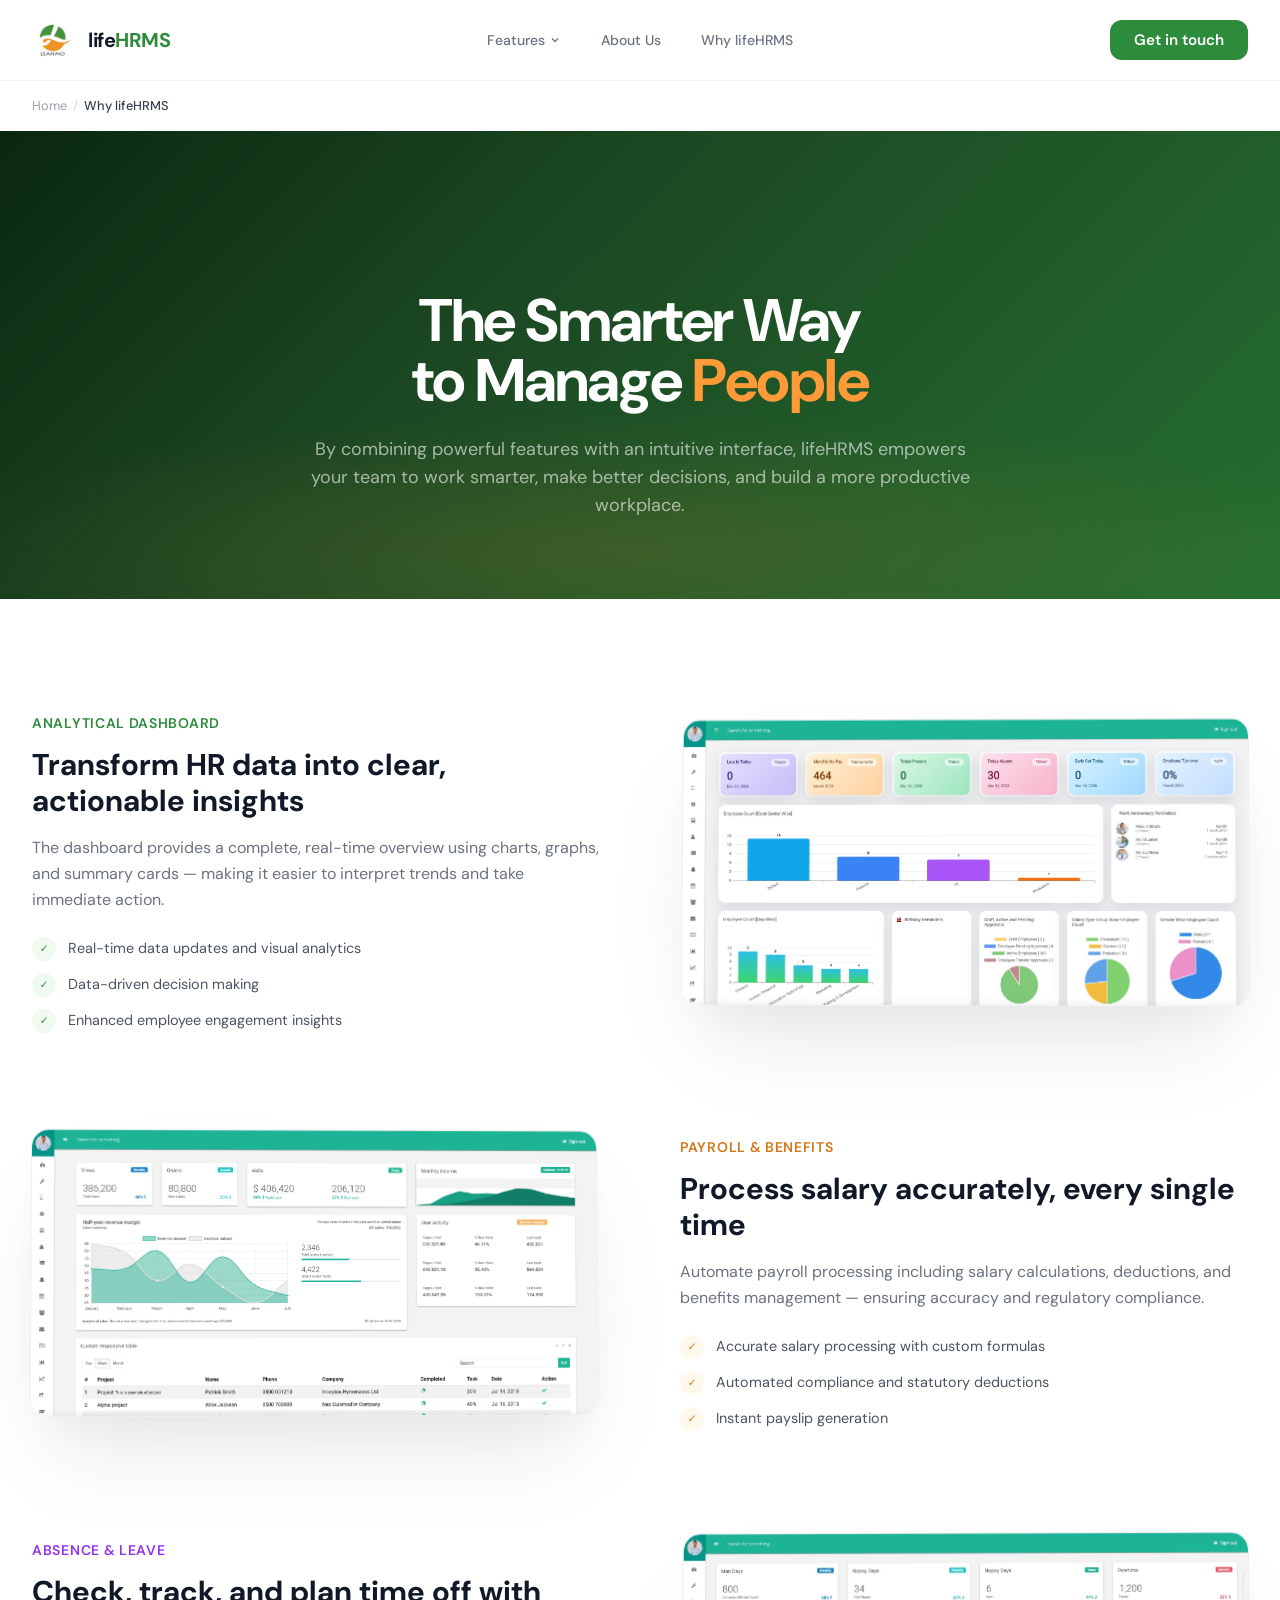
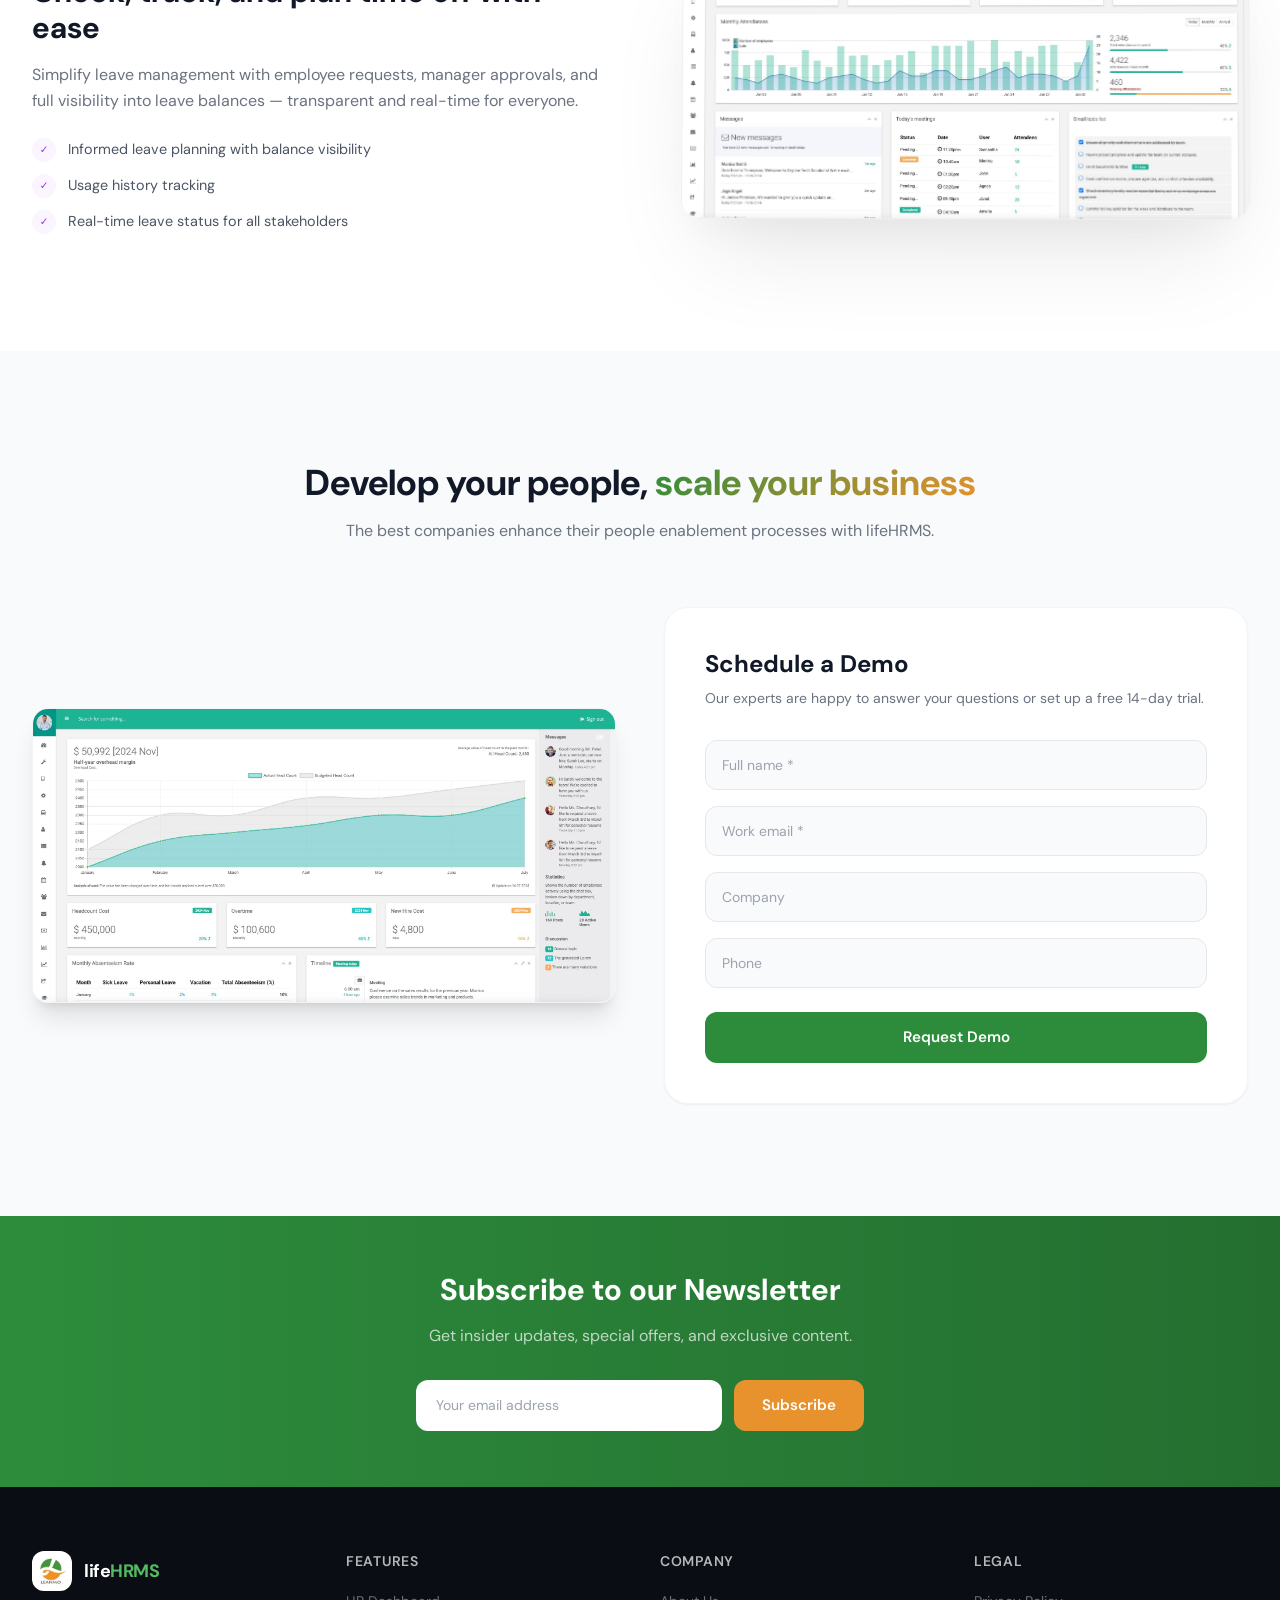
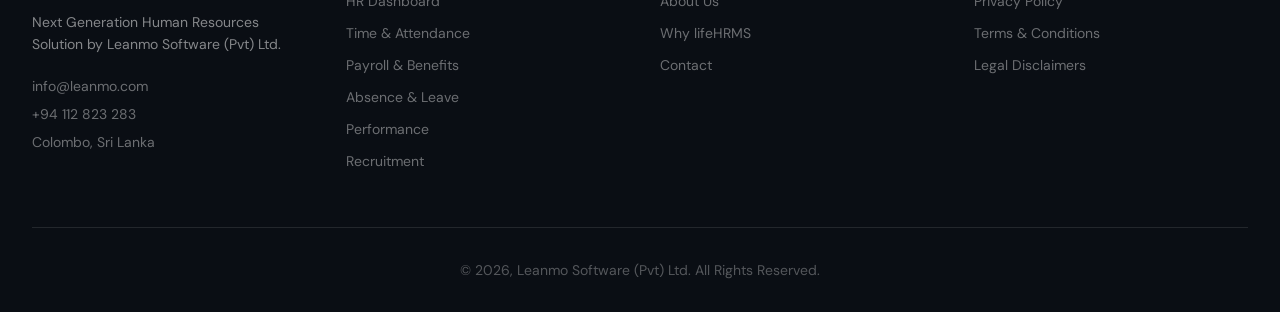
<file: why-lifehrms.html>
<!DOCTYPE html>
<html lang="en">
<head>
<meta charset="UTF-8"><meta name="viewport" content="width=device-width,initial-scale=1.0">
<title>Why lifeHRMS | lifeHRMS by Leanmo</title>
<meta name="description" content="Why choose lifeHRMS — transform HR data into actionable insights.">
<meta name="author" content="Leanmo Software (Pvt) Ltd">
<link rel="canonical" href="https://leanmo.com/">
<link rel="icon" type="image/svg+xml" href="./assets/favicon.svg">
<link rel="preconnect" href="https://fonts.googleapis.com"><link rel="preconnect" href="https://fonts.gstatic.com" crossorigin>
<link href="https://fonts.googleapis.com/css2?family=DM+Sans:opsz,wght@9..40,300;9..40,400;9..40,500;9..40,600;9..40,700&display=swap" rel="stylesheet">
<link rel="stylesheet" href="./css/production.css">
</head>
<body data-root="./">
<div id="site-nav"></div>
<div class="breadcrumb pt-24 pb-4 max-w-7xl mx-auto px-6 lg:px-8"><a href="./index.html">Home</a><span class="sep">/</span><span class="current">Why lifeHRMS</span></div>
<section class="product-hero"><div class="product-hero-bg"></div><div class="product-hero-glow"></div>
<div class="relative max-w-4xl mx-auto px-6 lg:px-8">
<h1 class="text-4xl sm:text-5xl lg:text-6xl font-bold text-white leading-[1.1] tracking-tight reveal">The Smarter Way<br>to Manage <span class="text-accent-400">People</span></h1>
<p class="text-lg text-white/60 mt-6 max-w-2xl mx-auto reveal reveal-delay-1">By combining powerful features with an intuitive interface, lifeHRMS empowers your team to work smarter, make better decisions, and build a more productive workplace.</p>
</div></section>

<section class="py-20 lg:py-28"><div class="max-w-7xl mx-auto px-6 lg:px-8">
<div class="grid lg:grid-cols-2 gap-12 lg:gap-20 items-center mb-24">
<div class="reveal"><span class="text-sm font-semibold text-brand-600 uppercase tracking-wider">Analytical Dashboard</span><h2 class="text-2xl lg:text-3xl font-bold text-surface-900 mt-3 mb-4">Transform HR data into clear, actionable insights</h2><p class="text-surface-500 leading-relaxed mb-6">The dashboard provides a complete, real-time overview using charts, graphs, and summary cards — making it easier to interpret trends and take immediate action.</p><div class="space-y-3"><div class="check-item"><span class="check-dot bg-brand-50 text-brand-600">✓</span>Real-time data updates and visual analytics</div><div class="check-item"><span class="check-dot bg-brand-50 text-brand-600">✓</span>Data-driven decision making</div><div class="check-item"><span class="check-dot bg-brand-50 text-brand-600">✓</span>Enhanced employee engagement insights</div></div></div>
<div class="reveal reveal-delay-2"><div class="apple-screenshot"><div class="apple-screenshot-inner"><img src="./img/screen-analytics-hd.png" alt="Analytics Dashboard" loading="lazy"></div></div></div>
</div>
<div class="grid lg:grid-cols-2 gap-12 lg:gap-20 items-center mb-24">
<div class="order-2 lg:order-1 reveal reveal-delay-2"><div class="apple-screenshot apple-screenshot-alt"><div class="apple-screenshot-inner"><img src="./img/screen-overhead-hd.png" alt="Payroll Dashboard" loading="lazy"></div></div></div>
<div class="order-1 lg:order-2 reveal"><span class="text-sm font-semibold text-accent-600 uppercase tracking-wider">Payroll & Benefits</span><h2 class="text-2xl lg:text-3xl font-bold text-surface-900 mt-3 mb-4">Process salary accurately, every single time</h2><p class="text-surface-500 leading-relaxed mb-6">Automate payroll processing including salary calculations, deductions, and benefits management — ensuring accuracy and regulatory compliance.</p><div class="space-y-3"><div class="check-item"><span class="check-dot bg-accent-50 text-accent-600">✓</span>Accurate salary processing with custom formulas</div><div class="check-item"><span class="check-dot bg-accent-50 text-accent-600">✓</span>Automated compliance and statutory deductions</div><div class="check-item"><span class="check-dot bg-accent-50 text-accent-600">✓</span>Instant payslip generation</div></div></div>
</div>
<div class="grid lg:grid-cols-2 gap-12 lg:gap-20 items-center">
<div class="reveal"><span class="text-sm font-semibold text-purple-600 uppercase tracking-wider">Absence & Leave</span><h2 class="text-2xl lg:text-3xl font-bold text-surface-900 mt-3 mb-4">Check, track, and plan time off with ease</h2><p class="text-surface-500 leading-relaxed mb-6">Simplify leave management with employee requests, manager approvals, and full visibility into leave balances — transparent and real-time for everyone.</p><div class="space-y-3"><div class="check-item"><span class="check-dot bg-purple-50 text-purple-600">✓</span>Informed leave planning with balance visibility</div><div class="check-item"><span class="check-dot bg-purple-50 text-purple-600">✓</span>Usage history tracking</div><div class="check-item"><span class="check-dot bg-purple-50 text-purple-600">✓</span>Real-time leave status for all stakeholders</div></div></div>
<div class="reveal reveal-delay-2"><div class="apple-screenshot"><div class="apple-screenshot-inner"><img src="./img/screen-attendance-detail-hd.png" alt="Leave Dashboard" loading="lazy"></div></div></div>
</div>
</div></section>

<section class="py-20 lg:py-28 bg-surface-50"><div class="max-w-7xl mx-auto px-6 lg:px-8">
<h2 class="text-3xl lg:text-4xl font-bold text-surface-900 text-center mb-4 reveal">Develop your people, <span class="gradient-text">scale your business</span></h2>
<p class="text-center text-surface-500 mb-16 max-w-2xl mx-auto reveal reveal-delay-1">The best companies enhance their people enablement processes with lifeHRMS.</p>
<div class="grid lg:grid-cols-2 gap-12 items-center">
<div class="reveal"><div class="rounded-2xl overflow-hidden shadow-xl border border-surface-100"><img src="./img/screen-hr-metrics-hd.png" alt="lifeHRMS Demo" class="w-full" loading="lazy"></div></div>
<div class="reveal reveal-delay-2"><div class="bg-white rounded-3xl p-8 lg:p-10 shadow-sm border border-surface-100">
<h3 class="text-2xl font-bold text-surface-900 mb-2">Schedule a Demo</h3>
<p class="text-sm text-surface-500 mb-8">Our experts are happy to answer your questions or set up a free 14-day trial.</p>
<form onsubmit="return handleFormSubmit(event)">
<div class="mb-4"><input type="text" placeholder="Full name *" required class="w-full px-4 py-3.5 bg-surface-50 border border-surface-200 rounded-xl text-sm focus:outline-none focus:ring-2 focus:ring-brand-500/20 focus:border-brand-600"></div>
<div class="mb-4"><input type="email" placeholder="Work email *" required class="w-full px-4 py-3.5 bg-surface-50 border border-surface-200 rounded-xl text-sm focus:outline-none focus:ring-2 focus:ring-brand-500/20 focus:border-brand-600"></div>
<div class="mb-4"><input type="text" placeholder="Company" class="w-full px-4 py-3.5 bg-surface-50 border border-surface-200 rounded-xl text-sm focus:outline-none focus:ring-2 focus:ring-brand-500/20 focus:border-brand-600"></div>
<div class="mb-6"><input type="tel" placeholder="Phone" class="w-full px-4 py-3.5 bg-surface-50 border border-surface-200 rounded-xl text-sm focus:outline-none focus:ring-2 focus:ring-brand-500/20 focus:border-brand-600"></div>
<button type="submit" class="btn-primary w-full justify-center">Request Demo</button>
</form></div></div></div></div></section>
<div id="site-footer"></div>
<script src="./js/main.js"></script>
</body></html>
</file>
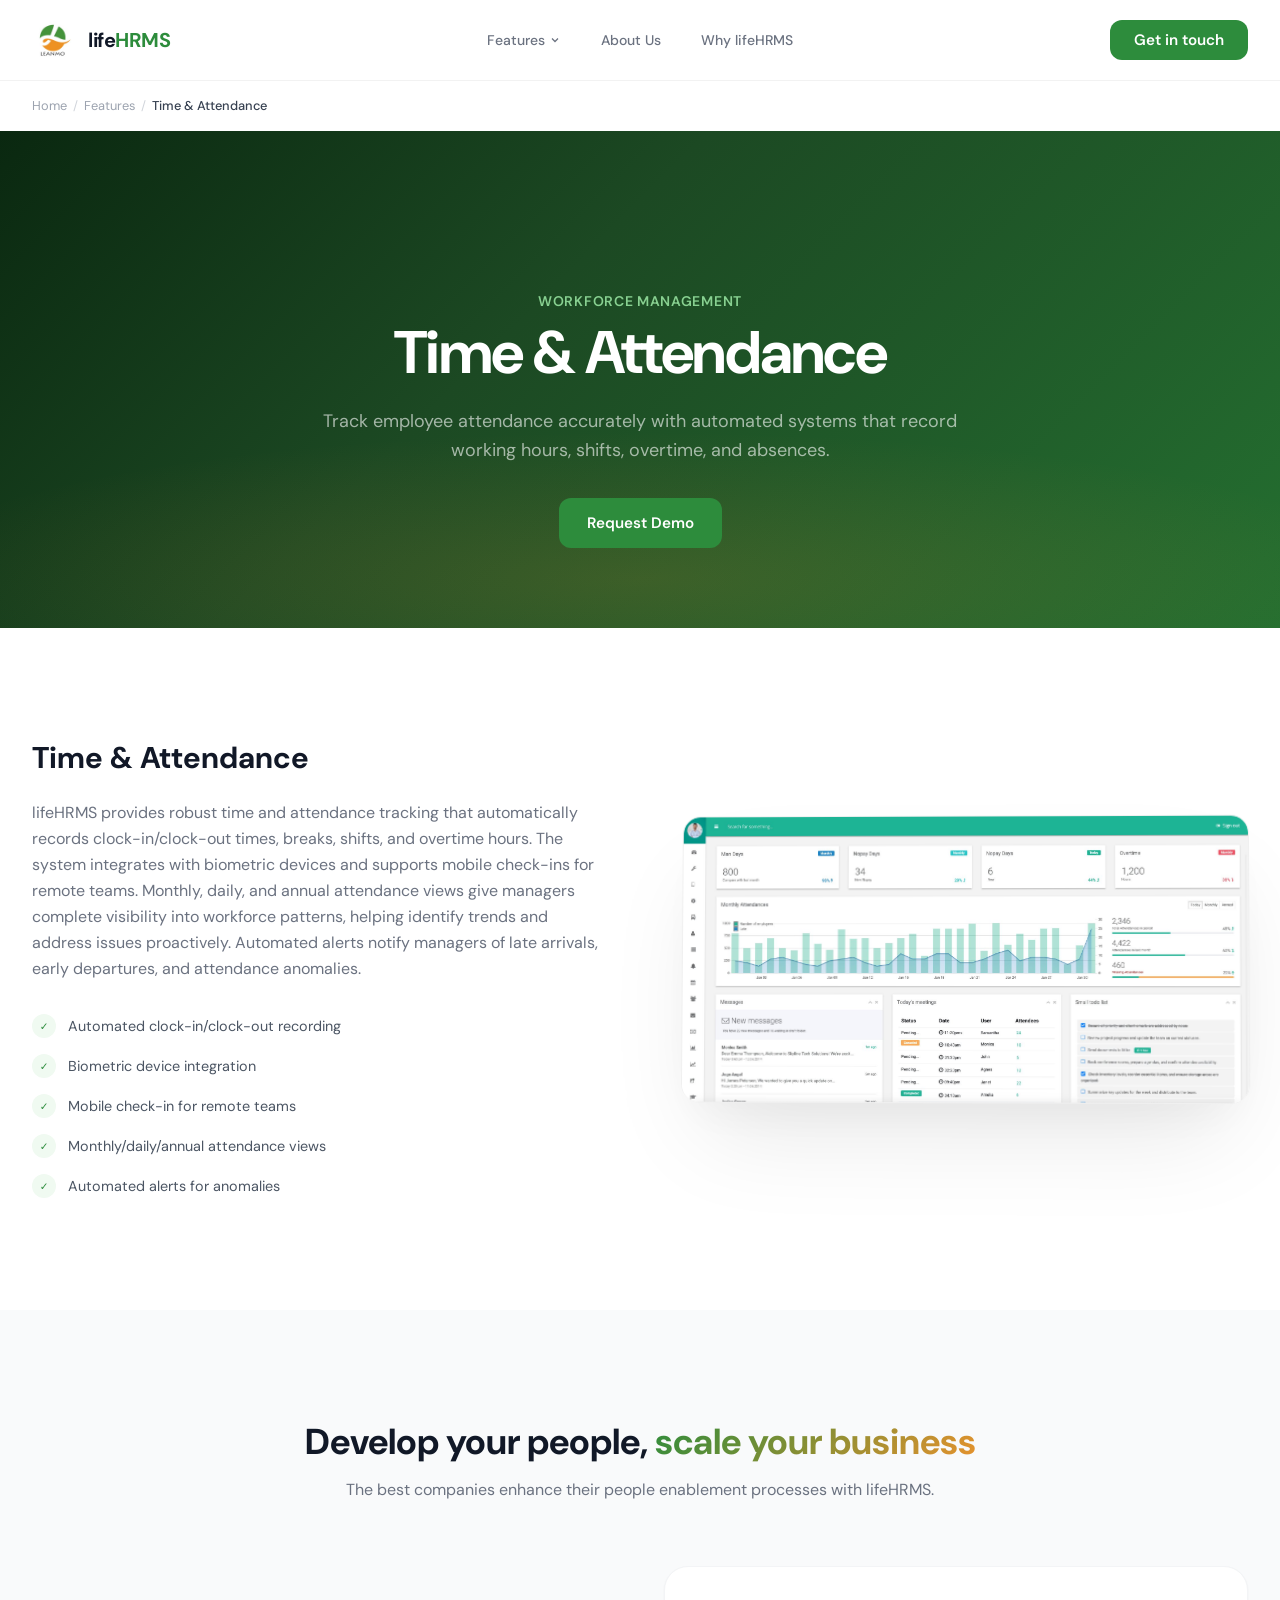
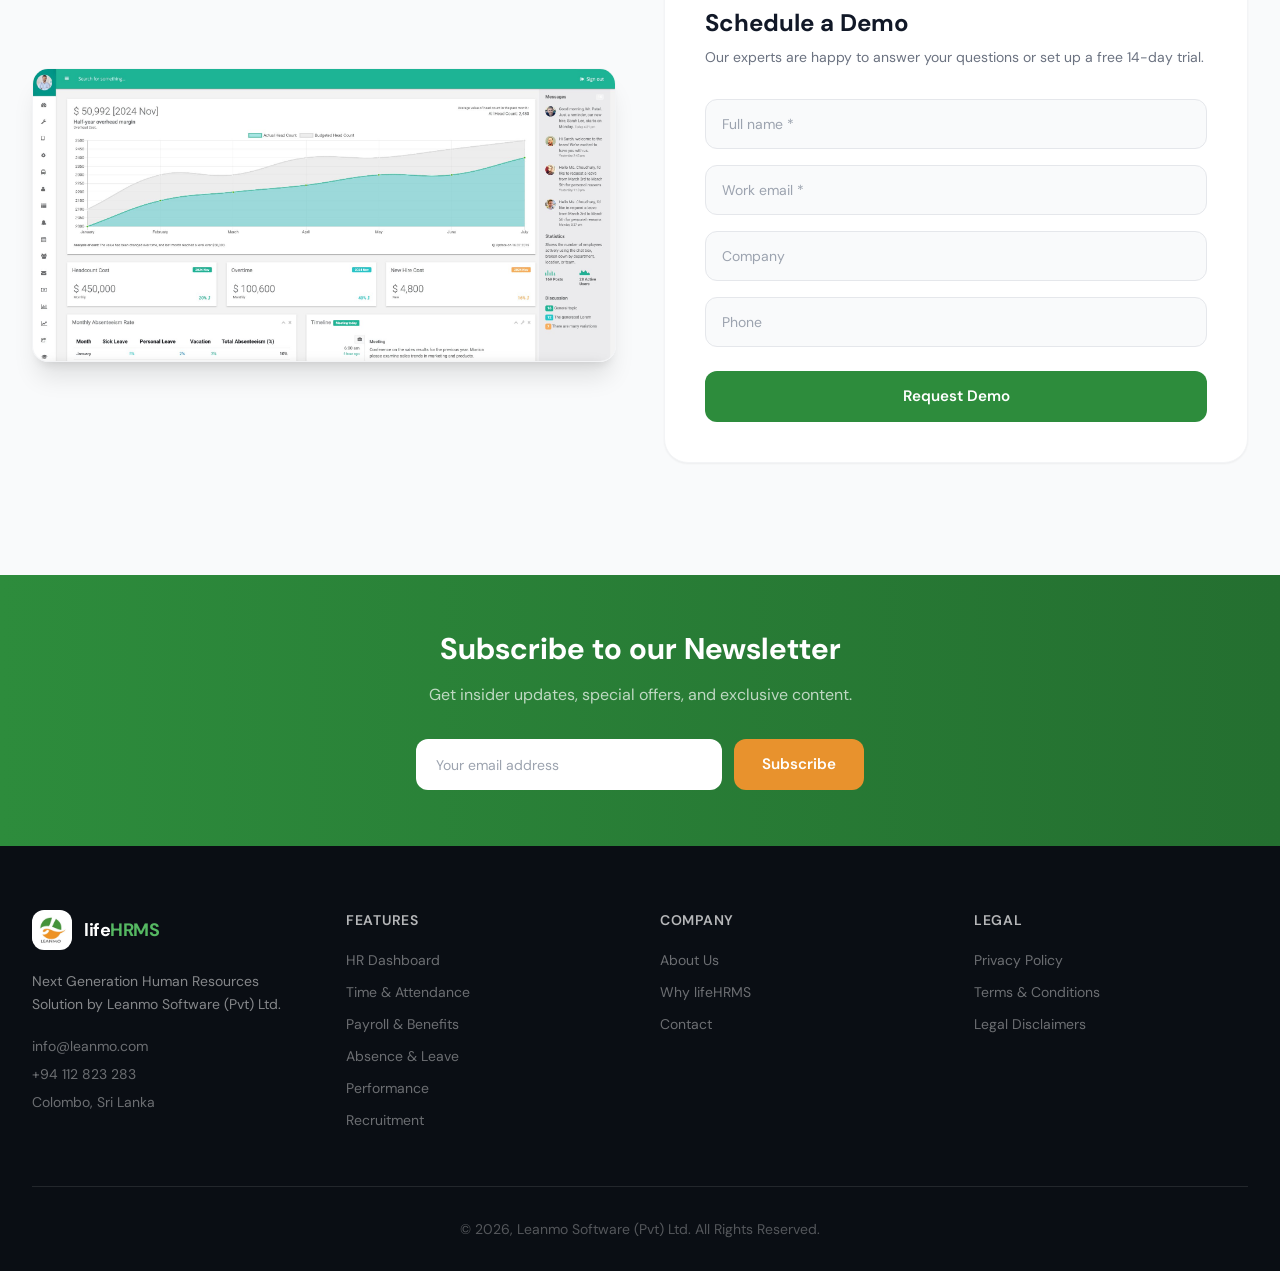
<file: product/attendance.html>
<!DOCTYPE html>
<html lang="en">
<head>
<meta charset="UTF-8"><meta name="viewport" content="width=device-width,initial-scale=1.0">
<title>Time & Attendance | lifeHRMS by Leanmo</title>
<meta name="description" content="Track employee attendance accurately with automated systems that record working hours, shifts, overtime, and absences.">
<meta name="author" content="Leanmo Software (Pvt) Ltd">
<link rel="canonical" href="https://leanmo.com/">
<link rel="icon" type="image/svg+xml" href="../assets/favicon.svg">
<link rel="preconnect" href="https://fonts.googleapis.com"><link rel="preconnect" href="https://fonts.gstatic.com" crossorigin>
<link href="https://fonts.googleapis.com/css2?family=DM+Sans:opsz,wght@9..40,300;9..40,400;9..40,500;9..40,600;9..40,700&display=swap" rel="stylesheet">
<link rel="stylesheet" href="../css/production.css">
</head>
<body data-root="../">
<div id="site-nav"></div>
<div class="breadcrumb pt-24 pb-4 max-w-7xl mx-auto px-6 lg:px-8"><a href="../index.html">Home</a><span class="sep">/</span><a href="#">Features</a><span class="sep">/</span><span class="current">Time & Attendance</span></div>
<section class="product-hero"><div class="product-hero-bg"></div><div class="product-hero-glow"></div>
<div class="relative max-w-4xl mx-auto px-6 lg:px-8">
<div class="text-sm font-semibold text-brand-300 uppercase tracking-wider mb-3 reveal">Workforce Management</div>
<h1 class="text-4xl sm:text-5xl lg:text-6xl font-bold text-white leading-[1.1] tracking-tight reveal reveal-delay-1">Time & Attendance</h1>
<p class="text-lg text-white/60 mt-6 max-w-2xl mx-auto leading-relaxed reveal reveal-delay-2">Track employee attendance accurately with automated systems that record working hours, shifts, overtime, and absences.</p>
<a href="../contact.html" class="btn-primary mt-8 inline-flex reveal reveal-delay-3">Request Demo</a>
</div></section>

<section class="py-20 lg:py-28"><div class="max-w-7xl mx-auto px-6 lg:px-8">
<div class="grid lg:grid-cols-2 gap-12 lg:gap-20 items-center">
<div class="reveal">
<h2 class="text-3xl font-bold text-surface-900 mb-6">Time & Attendance</h2>
<p class="text-surface-500 leading-relaxed mb-8">lifeHRMS provides robust time and attendance tracking that automatically records clock-in/clock-out times, breaks, shifts, and overtime hours. The system integrates with biometric devices and supports mobile check-ins for remote teams. Monthly, daily, and annual attendance views give managers complete visibility into workforce patterns, helping identify trends and address issues proactively. Automated alerts notify managers of late arrivals, early departures, and attendance anomalies.</p>
<div class="space-y-4"><div class="check-item"><span class="check-dot bg-brand-50 text-brand-600">✓</span>Automated clock-in/clock-out recording</div>
<div class="check-item"><span class="check-dot bg-brand-50 text-brand-600">✓</span>Biometric device integration</div>
<div class="check-item"><span class="check-dot bg-brand-50 text-brand-600">✓</span>Mobile check-in for remote teams</div>
<div class="check-item"><span class="check-dot bg-brand-50 text-brand-600">✓</span>Monthly/daily/annual attendance views</div>
<div class="check-item"><span class="check-dot bg-brand-50 text-brand-600">✓</span>Automated alerts for anomalies</div></div>
</div>
<div class="reveal reveal-delay-2"><div class="apple-screenshot"><div class="apple-screenshot-inner"><img src="../img/screen-attendance-hd.png" alt="lifeHRMS Time & Attendance" loading="lazy"></div></div></div>
</div></div></section>

<section class="py-20 lg:py-28 bg-surface-50"><div class="max-w-7xl mx-auto px-6 lg:px-8">
<h2 class="text-3xl lg:text-4xl font-bold text-surface-900 text-center mb-4 reveal">Develop your people, <span class="gradient-text">scale your business</span></h2>
<p class="text-center text-surface-500 mb-16 max-w-2xl mx-auto reveal reveal-delay-1">The best companies enhance their people enablement processes with lifeHRMS.</p>
<div class="grid lg:grid-cols-2 gap-12 items-center">
<div class="reveal"><div class="rounded-2xl overflow-hidden shadow-xl border border-surface-100"><img src="../img/screen-hr-metrics-hd.png" alt="lifeHRMS Demo" class="w-full" loading="lazy"></div></div>
<div class="reveal reveal-delay-2"><div class="bg-white rounded-3xl p-8 lg:p-10 shadow-sm border border-surface-100">
<h3 class="text-2xl font-bold text-surface-900 mb-2">Schedule a Demo</h3>
<p class="text-sm text-surface-500 mb-8">Our experts are happy to answer your questions or set up a free 14-day trial.</p>
<form onsubmit="return handleFormSubmit(event)">
<div class="mb-4"><input type="text" placeholder="Full name *" required class="w-full px-4 py-3.5 bg-surface-50 border border-surface-200 rounded-xl text-sm focus:outline-none focus:ring-2 focus:ring-brand-500/20 focus:border-brand-600"></div>
<div class="mb-4"><input type="email" placeholder="Work email *" required class="w-full px-4 py-3.5 bg-surface-50 border border-surface-200 rounded-xl text-sm focus:outline-none focus:ring-2 focus:ring-brand-500/20 focus:border-brand-600"></div>
<div class="mb-4"><input type="text" placeholder="Company" class="w-full px-4 py-3.5 bg-surface-50 border border-surface-200 rounded-xl text-sm focus:outline-none focus:ring-2 focus:ring-brand-500/20 focus:border-brand-600"></div>
<div class="mb-6"><input type="tel" placeholder="Phone" class="w-full px-4 py-3.5 bg-surface-50 border border-surface-200 rounded-xl text-sm focus:outline-none focus:ring-2 focus:ring-brand-500/20 focus:border-brand-600"></div>
<button type="submit" class="btn-primary w-full justify-center">Request Demo</button>
</form></div></div></div></div></section>
<div id="site-footer"></div>
<script src="../js/main.js"></script>
</body></html>
</file>
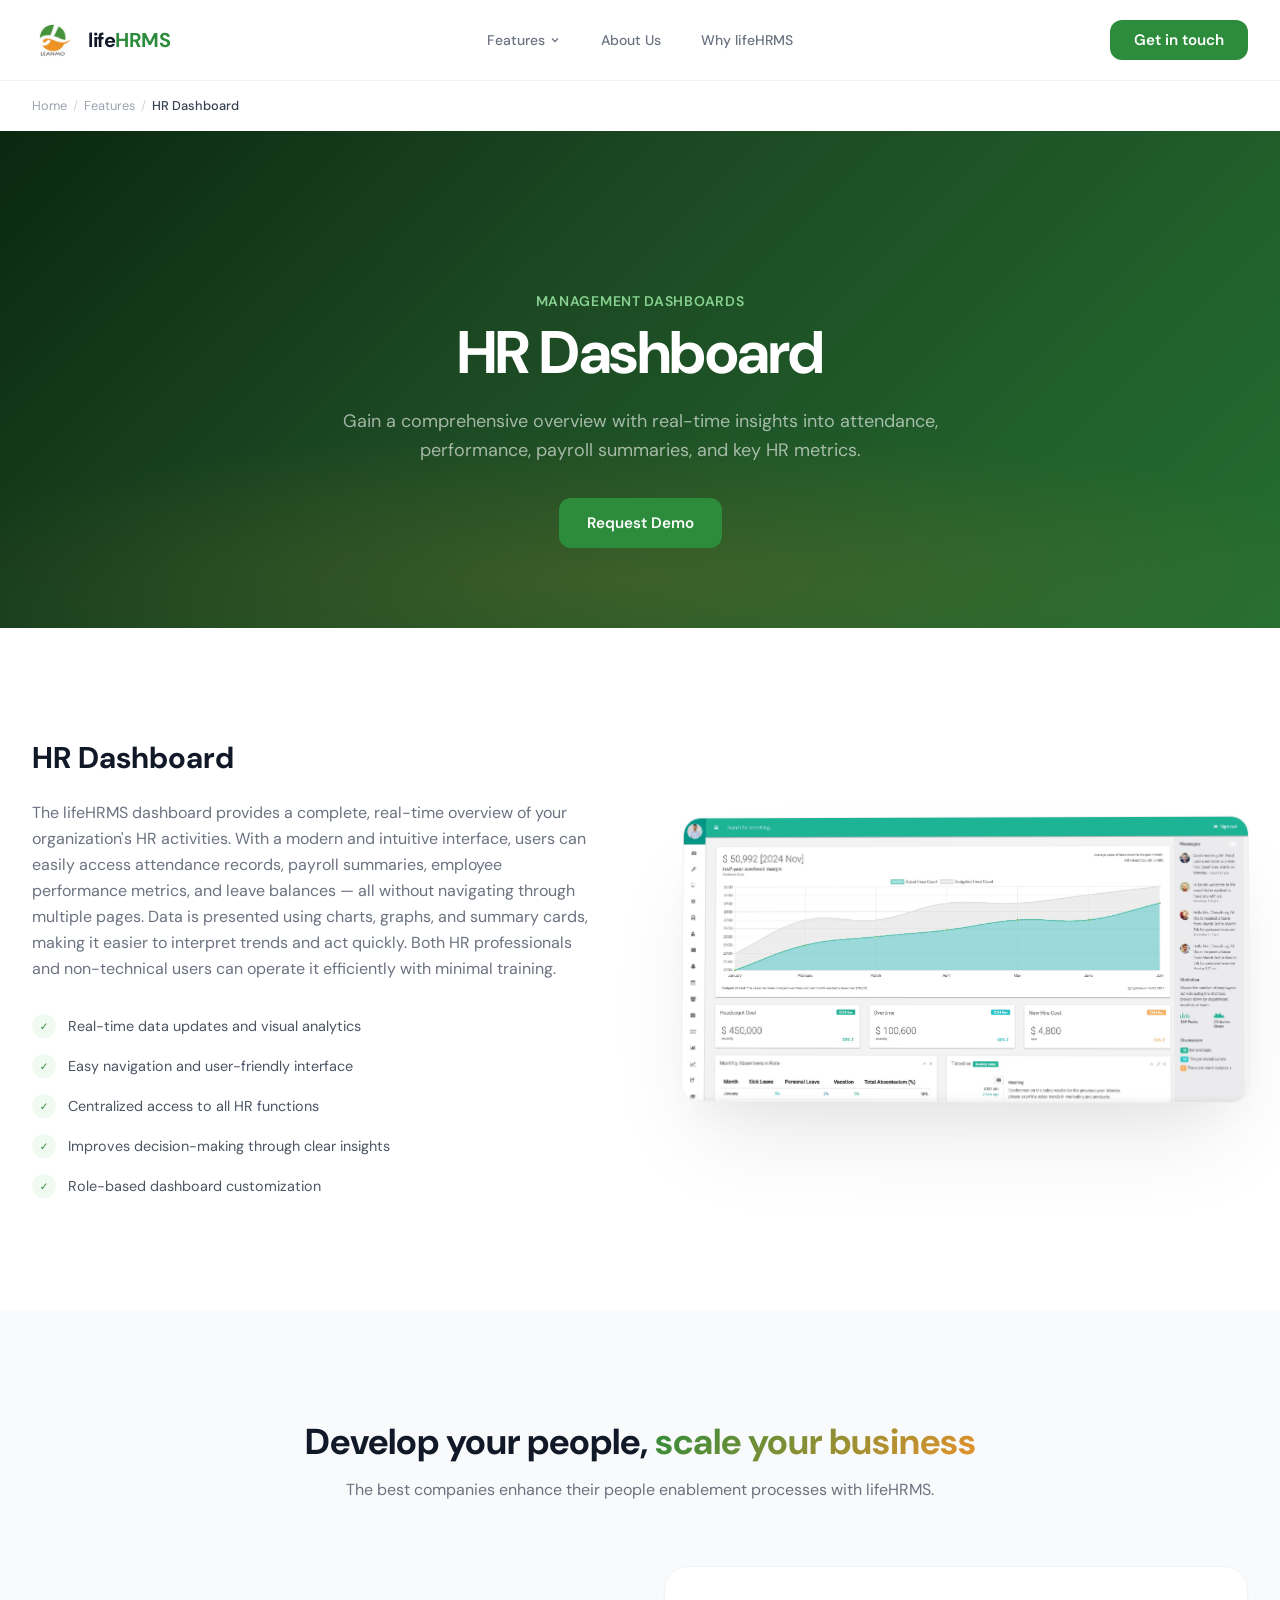
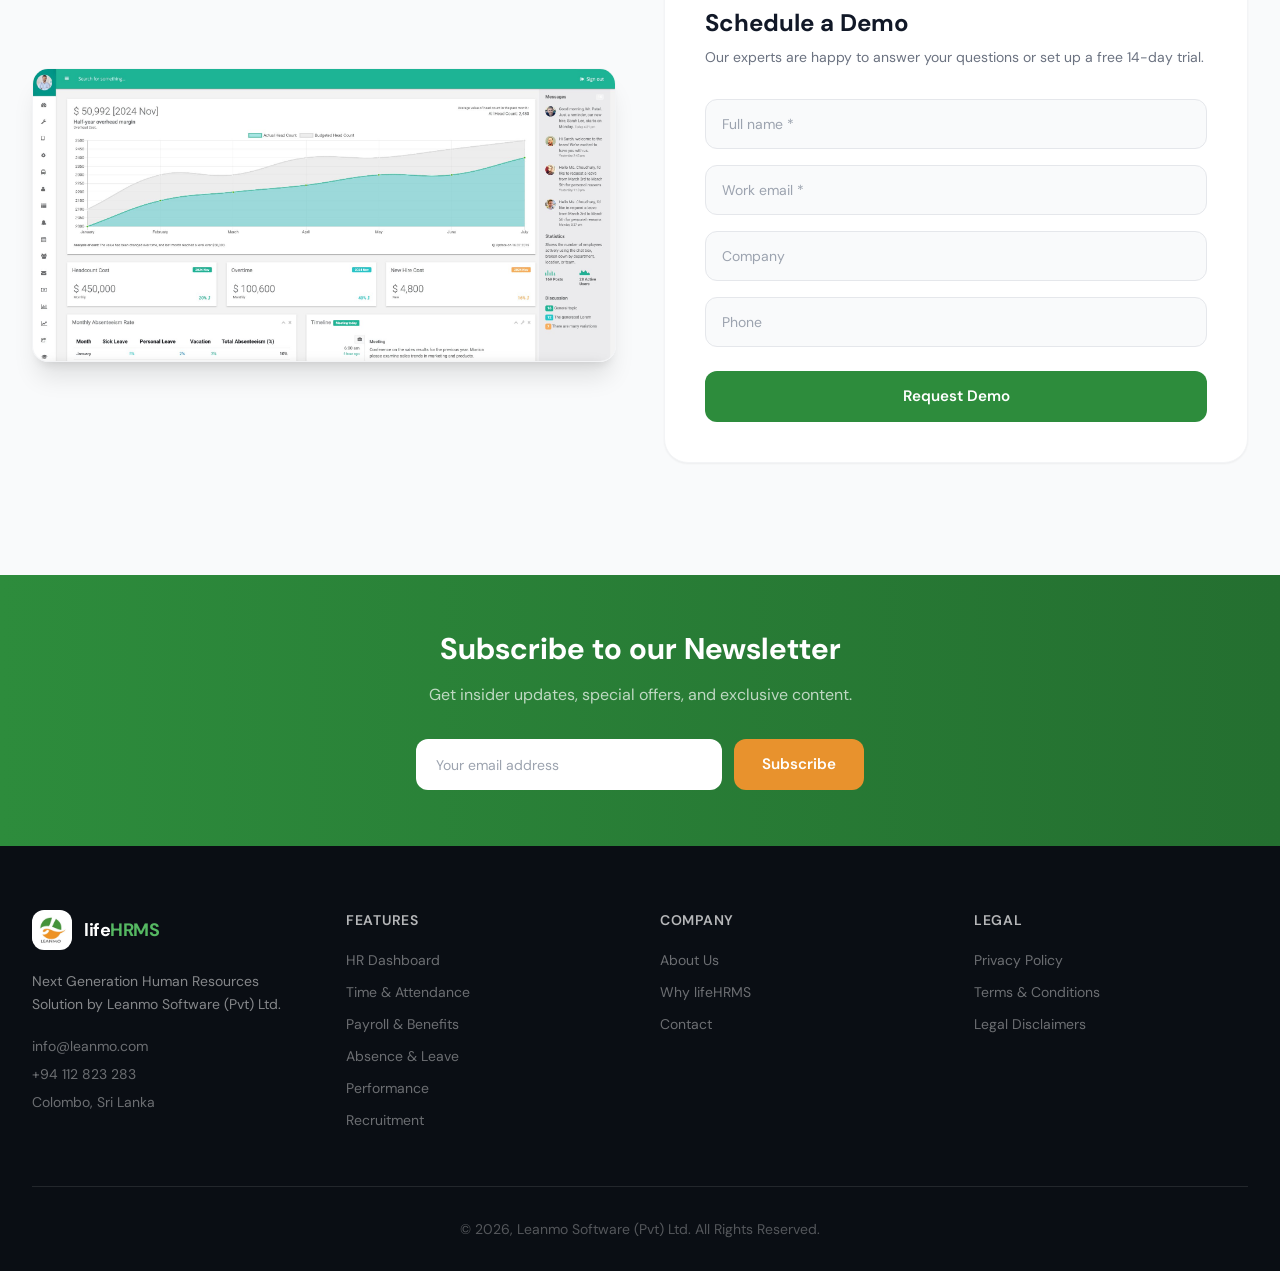
<file: product/dashboard.html>
<!DOCTYPE html>
<html lang="en">
<head>
<meta charset="UTF-8"><meta name="viewport" content="width=device-width,initial-scale=1.0">
<title>HR Dashboard | lifeHRMS by Leanmo</title>
<meta name="description" content="Gain a comprehensive overview with real-time insights into attendance, performance, payroll summaries, and key HR metrics.">
<meta name="author" content="Leanmo Software (Pvt) Ltd">
<link rel="canonical" href="https://leanmo.com/">
<link rel="icon" type="image/svg+xml" href="../assets/favicon.svg">
<link rel="preconnect" href="https://fonts.googleapis.com"><link rel="preconnect" href="https://fonts.gstatic.com" crossorigin>
<link href="https://fonts.googleapis.com/css2?family=DM+Sans:opsz,wght@9..40,300;9..40,400;9..40,500;9..40,600;9..40,700&display=swap" rel="stylesheet">
<link rel="stylesheet" href="../css/production.css">
</head>
<body data-root="../">
<div id="site-nav"></div>
<div class="breadcrumb pt-24 pb-4 max-w-7xl mx-auto px-6 lg:px-8"><a href="../index.html">Home</a><span class="sep">/</span><a href="#">Features</a><span class="sep">/</span><span class="current">HR Dashboard</span></div>
<section class="product-hero"><div class="product-hero-bg"></div><div class="product-hero-glow"></div>
<div class="relative max-w-4xl mx-auto px-6 lg:px-8">
<div class="text-sm font-semibold text-brand-300 uppercase tracking-wider mb-3 reveal">Management Dashboards</div>
<h1 class="text-4xl sm:text-5xl lg:text-6xl font-bold text-white leading-[1.1] tracking-tight reveal reveal-delay-1">HR Dashboard</h1>
<p class="text-lg text-white/60 mt-6 max-w-2xl mx-auto leading-relaxed reveal reveal-delay-2">Gain a comprehensive overview with real-time insights into attendance, performance, payroll summaries, and key HR metrics.</p>
<a href="../contact.html" class="btn-primary mt-8 inline-flex reveal reveal-delay-3">Request Demo</a>
</div></section>

<section class="py-20 lg:py-28"><div class="max-w-7xl mx-auto px-6 lg:px-8">
<div class="grid lg:grid-cols-2 gap-12 lg:gap-20 items-center">
<div class="reveal">
<h2 class="text-3xl font-bold text-surface-900 mb-6">HR Dashboard</h2>
<p class="text-surface-500 leading-relaxed mb-8">The lifeHRMS dashboard provides a complete, real-time overview of your organization's HR activities. With a modern and intuitive interface, users can easily access attendance records, payroll summaries, employee performance metrics, and leave balances — all without navigating through multiple pages. Data is presented using charts, graphs, and summary cards, making it easier to interpret trends and act quickly. Both HR professionals and non-technical users can operate it efficiently with minimal training.</p>
<div class="space-y-4"><div class="check-item"><span class="check-dot bg-brand-50 text-brand-600">✓</span>Real-time data updates and visual analytics</div>
<div class="check-item"><span class="check-dot bg-brand-50 text-brand-600">✓</span>Easy navigation and user-friendly interface</div>
<div class="check-item"><span class="check-dot bg-brand-50 text-brand-600">✓</span>Centralized access to all HR functions</div>
<div class="check-item"><span class="check-dot bg-brand-50 text-brand-600">✓</span>Improves decision-making through clear insights</div>
<div class="check-item"><span class="check-dot bg-brand-50 text-brand-600">✓</span>Role-based dashboard customization</div></div>
</div>
<div class="reveal reveal-delay-2"><div class="apple-screenshot"><div class="apple-screenshot-inner"><img src="../img/screen-hr-metrics-hd.png" alt="lifeHRMS HR Dashboard" loading="lazy"></div></div></div>
</div></div></section>

<section class="py-20 lg:py-28 bg-surface-50"><div class="max-w-7xl mx-auto px-6 lg:px-8">
<h2 class="text-3xl lg:text-4xl font-bold text-surface-900 text-center mb-4 reveal">Develop your people, <span class="gradient-text">scale your business</span></h2>
<p class="text-center text-surface-500 mb-16 max-w-2xl mx-auto reveal reveal-delay-1">The best companies enhance their people enablement processes with lifeHRMS.</p>
<div class="grid lg:grid-cols-2 gap-12 items-center">
<div class="reveal"><div class="rounded-2xl overflow-hidden shadow-xl border border-surface-100"><img src="../img/screen-hr-metrics-hd.png" alt="lifeHRMS Demo" class="w-full" loading="lazy"></div></div>
<div class="reveal reveal-delay-2"><div class="bg-white rounded-3xl p-8 lg:p-10 shadow-sm border border-surface-100">
<h3 class="text-2xl font-bold text-surface-900 mb-2">Schedule a Demo</h3>
<p class="text-sm text-surface-500 mb-8">Our experts are happy to answer your questions or set up a free 14-day trial.</p>
<form onsubmit="return handleFormSubmit(event)">
<div class="mb-4"><input type="text" placeholder="Full name *" required class="w-full px-4 py-3.5 bg-surface-50 border border-surface-200 rounded-xl text-sm focus:outline-none focus:ring-2 focus:ring-brand-500/20 focus:border-brand-600"></div>
<div class="mb-4"><input type="email" placeholder="Work email *" required class="w-full px-4 py-3.5 bg-surface-50 border border-surface-200 rounded-xl text-sm focus:outline-none focus:ring-2 focus:ring-brand-500/20 focus:border-brand-600"></div>
<div class="mb-4"><input type="text" placeholder="Company" class="w-full px-4 py-3.5 bg-surface-50 border border-surface-200 rounded-xl text-sm focus:outline-none focus:ring-2 focus:ring-brand-500/20 focus:border-brand-600"></div>
<div class="mb-6"><input type="tel" placeholder="Phone" class="w-full px-4 py-3.5 bg-surface-50 border border-surface-200 rounded-xl text-sm focus:outline-none focus:ring-2 focus:ring-brand-500/20 focus:border-brand-600"></div>
<button type="submit" class="btn-primary w-full justify-center">Request Demo</button>
</form></div></div></div></div></section>
<div id="site-footer"></div>
<script src="../js/main.js"></script>
</body></html>
</file>
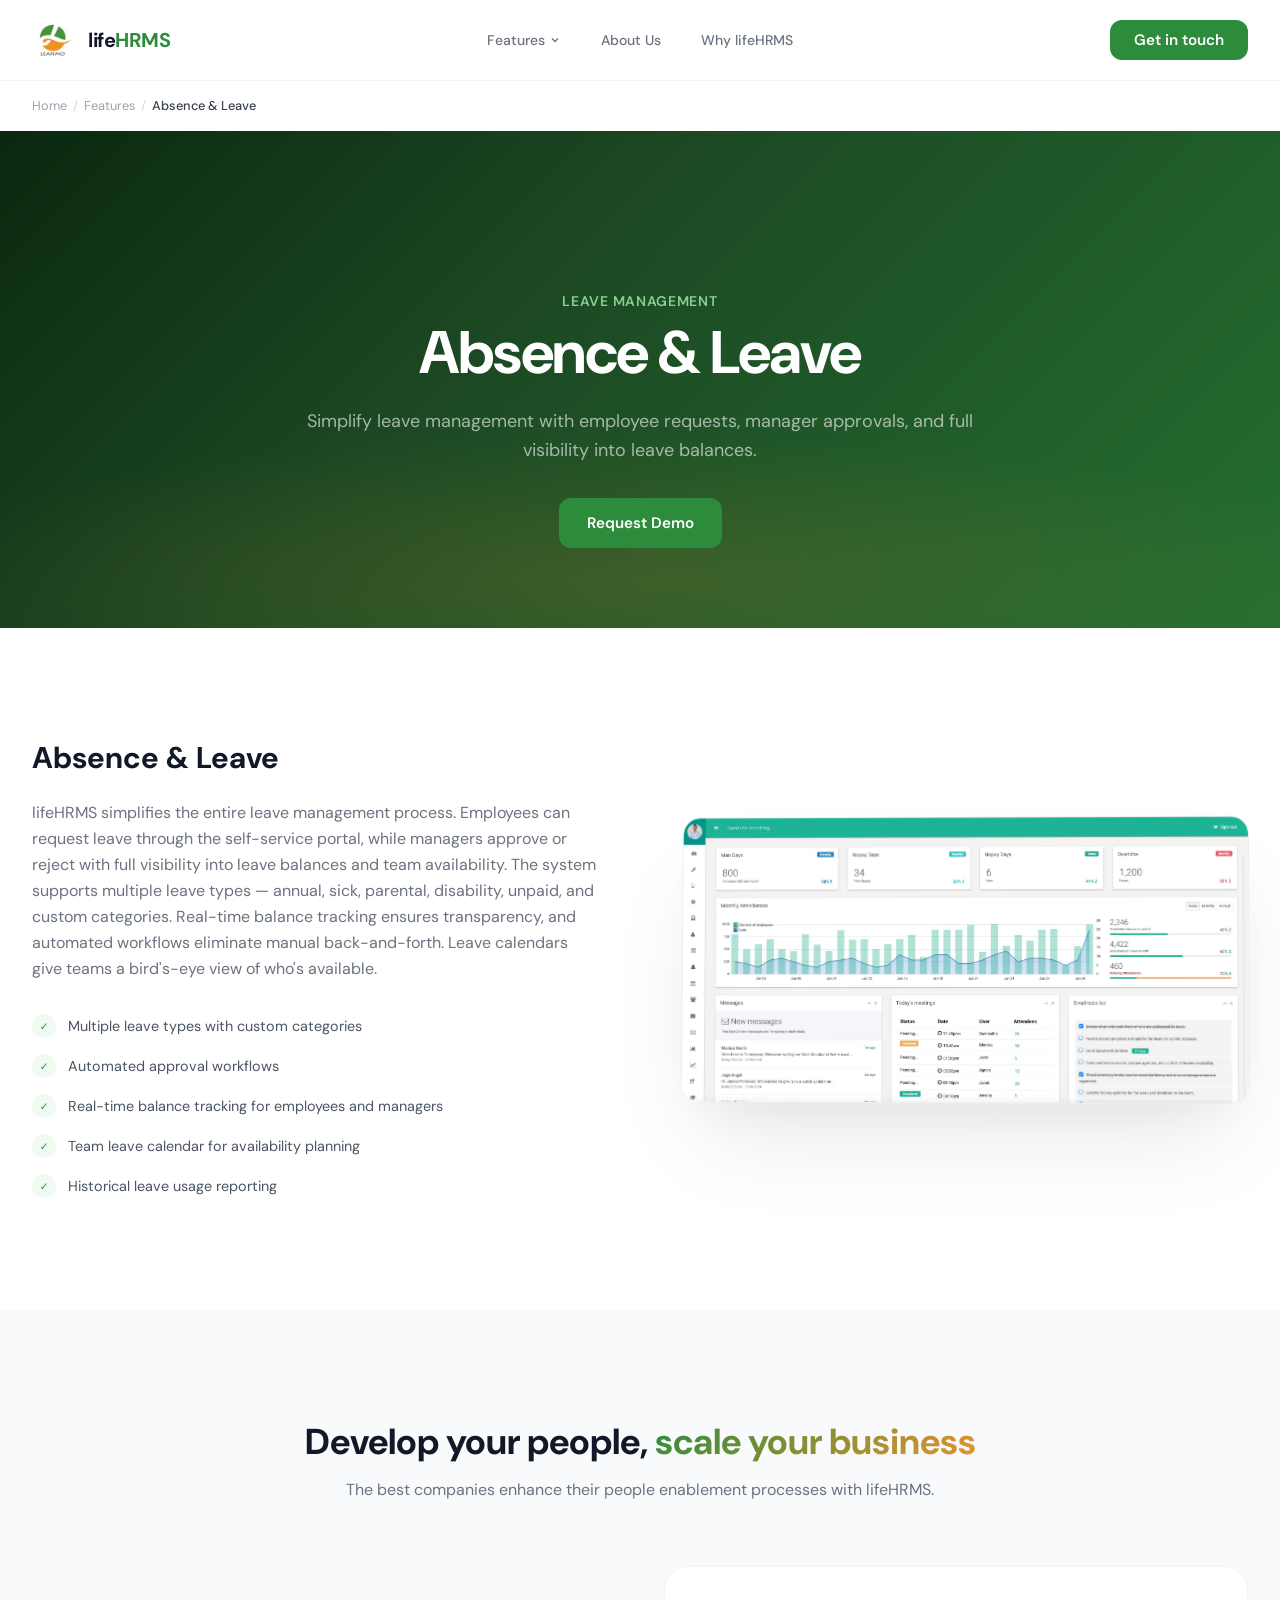
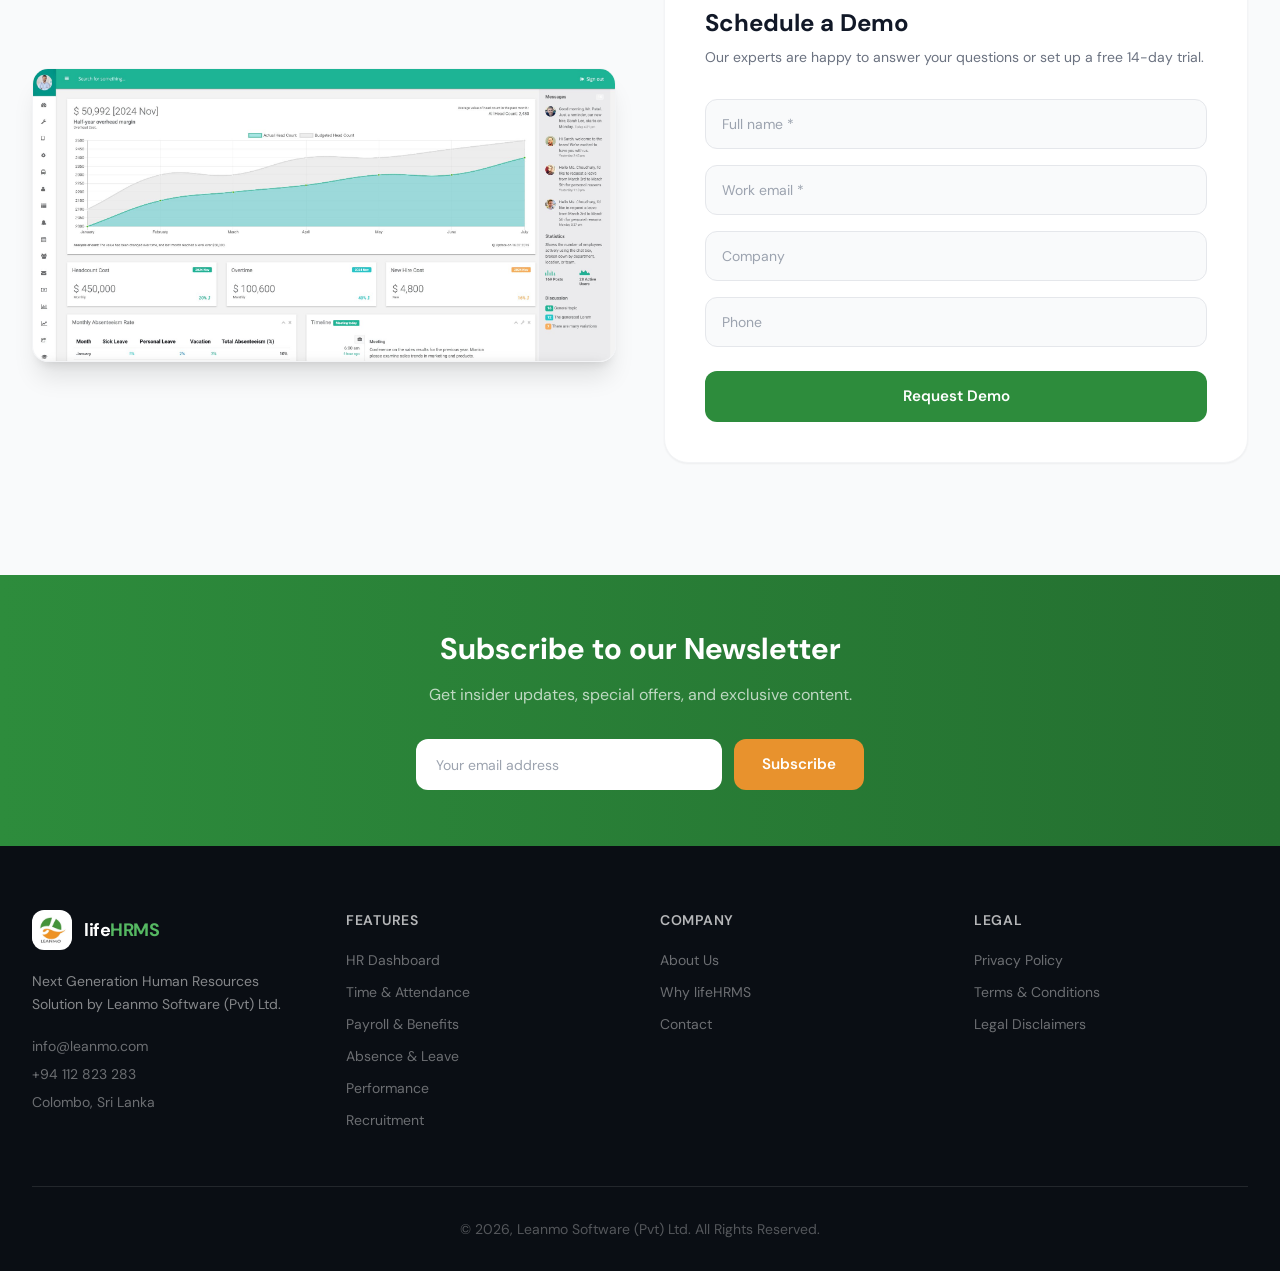
<file: product/leave.html>
<!DOCTYPE html>
<html lang="en">
<head>
<meta charset="UTF-8"><meta name="viewport" content="width=device-width,initial-scale=1.0">
<title>Absence & Leave | lifeHRMS by Leanmo</title>
<meta name="description" content="Simplify leave management with employee requests, manager approvals, and full visibility into leave balances.">
<meta name="author" content="Leanmo Software (Pvt) Ltd">
<link rel="canonical" href="https://leanmo.com/">
<link rel="icon" type="image/svg+xml" href="../assets/favicon.svg">
<link rel="preconnect" href="https://fonts.googleapis.com"><link rel="preconnect" href="https://fonts.gstatic.com" crossorigin>
<link href="https://fonts.googleapis.com/css2?family=DM+Sans:opsz,wght@9..40,300;9..40,400;9..40,500;9..40,600;9..40,700&display=swap" rel="stylesheet">
<link rel="stylesheet" href="../css/production.css">
</head>
<body data-root="../">
<div id="site-nav"></div>
<div class="breadcrumb pt-24 pb-4 max-w-7xl mx-auto px-6 lg:px-8"><a href="../index.html">Home</a><span class="sep">/</span><a href="#">Features</a><span class="sep">/</span><span class="current">Absence & Leave</span></div>
<section class="product-hero"><div class="product-hero-bg"></div><div class="product-hero-glow"></div>
<div class="relative max-w-4xl mx-auto px-6 lg:px-8">
<div class="text-sm font-semibold text-brand-300 uppercase tracking-wider mb-3 reveal">Leave Management</div>
<h1 class="text-4xl sm:text-5xl lg:text-6xl font-bold text-white leading-[1.1] tracking-tight reveal reveal-delay-1">Absence & Leave</h1>
<p class="text-lg text-white/60 mt-6 max-w-2xl mx-auto leading-relaxed reveal reveal-delay-2">Simplify leave management with employee requests, manager approvals, and full visibility into leave balances.</p>
<a href="../contact.html" class="btn-primary mt-8 inline-flex reveal reveal-delay-3">Request Demo</a>
</div></section>

<section class="py-20 lg:py-28"><div class="max-w-7xl mx-auto px-6 lg:px-8">
<div class="grid lg:grid-cols-2 gap-12 lg:gap-20 items-center">
<div class="reveal">
<h2 class="text-3xl font-bold text-surface-900 mb-6">Absence & Leave</h2>
<p class="text-surface-500 leading-relaxed mb-8">lifeHRMS simplifies the entire leave management process. Employees can request leave through the self-service portal, while managers approve or reject with full visibility into leave balances and team availability. The system supports multiple leave types — annual, sick, parental, disability, unpaid, and custom categories. Real-time balance tracking ensures transparency, and automated workflows eliminate manual back-and-forth. Leave calendars give teams a bird's-eye view of who's available.</p>
<div class="space-y-4"><div class="check-item"><span class="check-dot bg-brand-50 text-brand-600">✓</span>Multiple leave types with custom categories</div>
<div class="check-item"><span class="check-dot bg-brand-50 text-brand-600">✓</span>Automated approval workflows</div>
<div class="check-item"><span class="check-dot bg-brand-50 text-brand-600">✓</span>Real-time balance tracking for employees and managers</div>
<div class="check-item"><span class="check-dot bg-brand-50 text-brand-600">✓</span>Team leave calendar for availability planning</div>
<div class="check-item"><span class="check-dot bg-brand-50 text-brand-600">✓</span>Historical leave usage reporting</div></div>
</div>
<div class="reveal reveal-delay-2"><div class="apple-screenshot"><div class="apple-screenshot-inner"><img src="../img/screen-attendance-detail-hd.png" alt="lifeHRMS Absence & Leave" loading="lazy"></div></div></div>
</div></div></section>

<section class="py-20 lg:py-28 bg-surface-50"><div class="max-w-7xl mx-auto px-6 lg:px-8">
<h2 class="text-3xl lg:text-4xl font-bold text-surface-900 text-center mb-4 reveal">Develop your people, <span class="gradient-text">scale your business</span></h2>
<p class="text-center text-surface-500 mb-16 max-w-2xl mx-auto reveal reveal-delay-1">The best companies enhance their people enablement processes with lifeHRMS.</p>
<div class="grid lg:grid-cols-2 gap-12 items-center">
<div class="reveal"><div class="rounded-2xl overflow-hidden shadow-xl border border-surface-100"><img src="../img/screen-hr-metrics-hd.png" alt="lifeHRMS Demo" class="w-full" loading="lazy"></div></div>
<div class="reveal reveal-delay-2"><div class="bg-white rounded-3xl p-8 lg:p-10 shadow-sm border border-surface-100">
<h3 class="text-2xl font-bold text-surface-900 mb-2">Schedule a Demo</h3>
<p class="text-sm text-surface-500 mb-8">Our experts are happy to answer your questions or set up a free 14-day trial.</p>
<form onsubmit="return handleFormSubmit(event)">
<div class="mb-4"><input type="text" placeholder="Full name *" required class="w-full px-4 py-3.5 bg-surface-50 border border-surface-200 rounded-xl text-sm focus:outline-none focus:ring-2 focus:ring-brand-500/20 focus:border-brand-600"></div>
<div class="mb-4"><input type="email" placeholder="Work email *" required class="w-full px-4 py-3.5 bg-surface-50 border border-surface-200 rounded-xl text-sm focus:outline-none focus:ring-2 focus:ring-brand-500/20 focus:border-brand-600"></div>
<div class="mb-4"><input type="text" placeholder="Company" class="w-full px-4 py-3.5 bg-surface-50 border border-surface-200 rounded-xl text-sm focus:outline-none focus:ring-2 focus:ring-brand-500/20 focus:border-brand-600"></div>
<div class="mb-6"><input type="tel" placeholder="Phone" class="w-full px-4 py-3.5 bg-surface-50 border border-surface-200 rounded-xl text-sm focus:outline-none focus:ring-2 focus:ring-brand-500/20 focus:border-brand-600"></div>
<button type="submit" class="btn-primary w-full justify-center">Request Demo</button>
</form></div></div></div></div></section>
<div id="site-footer"></div>
<script src="../js/main.js"></script>
</body></html>
</file>
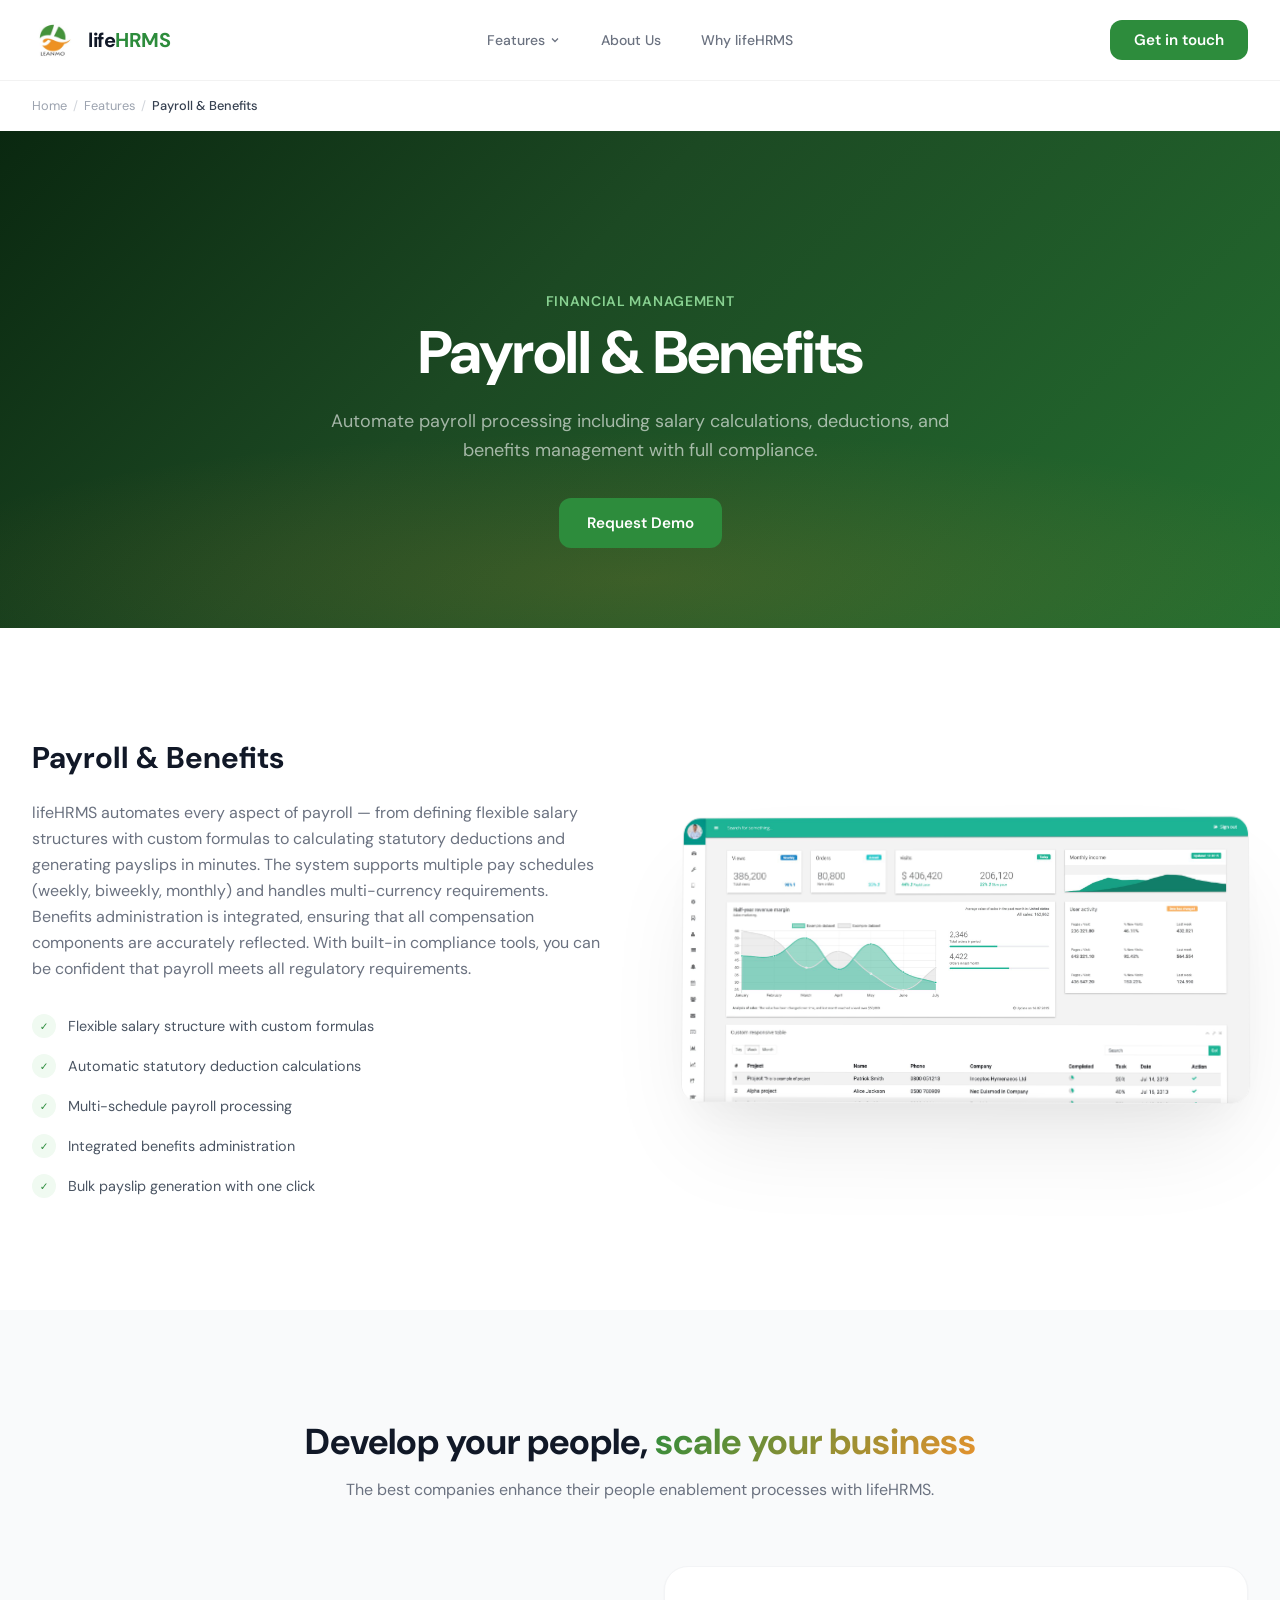
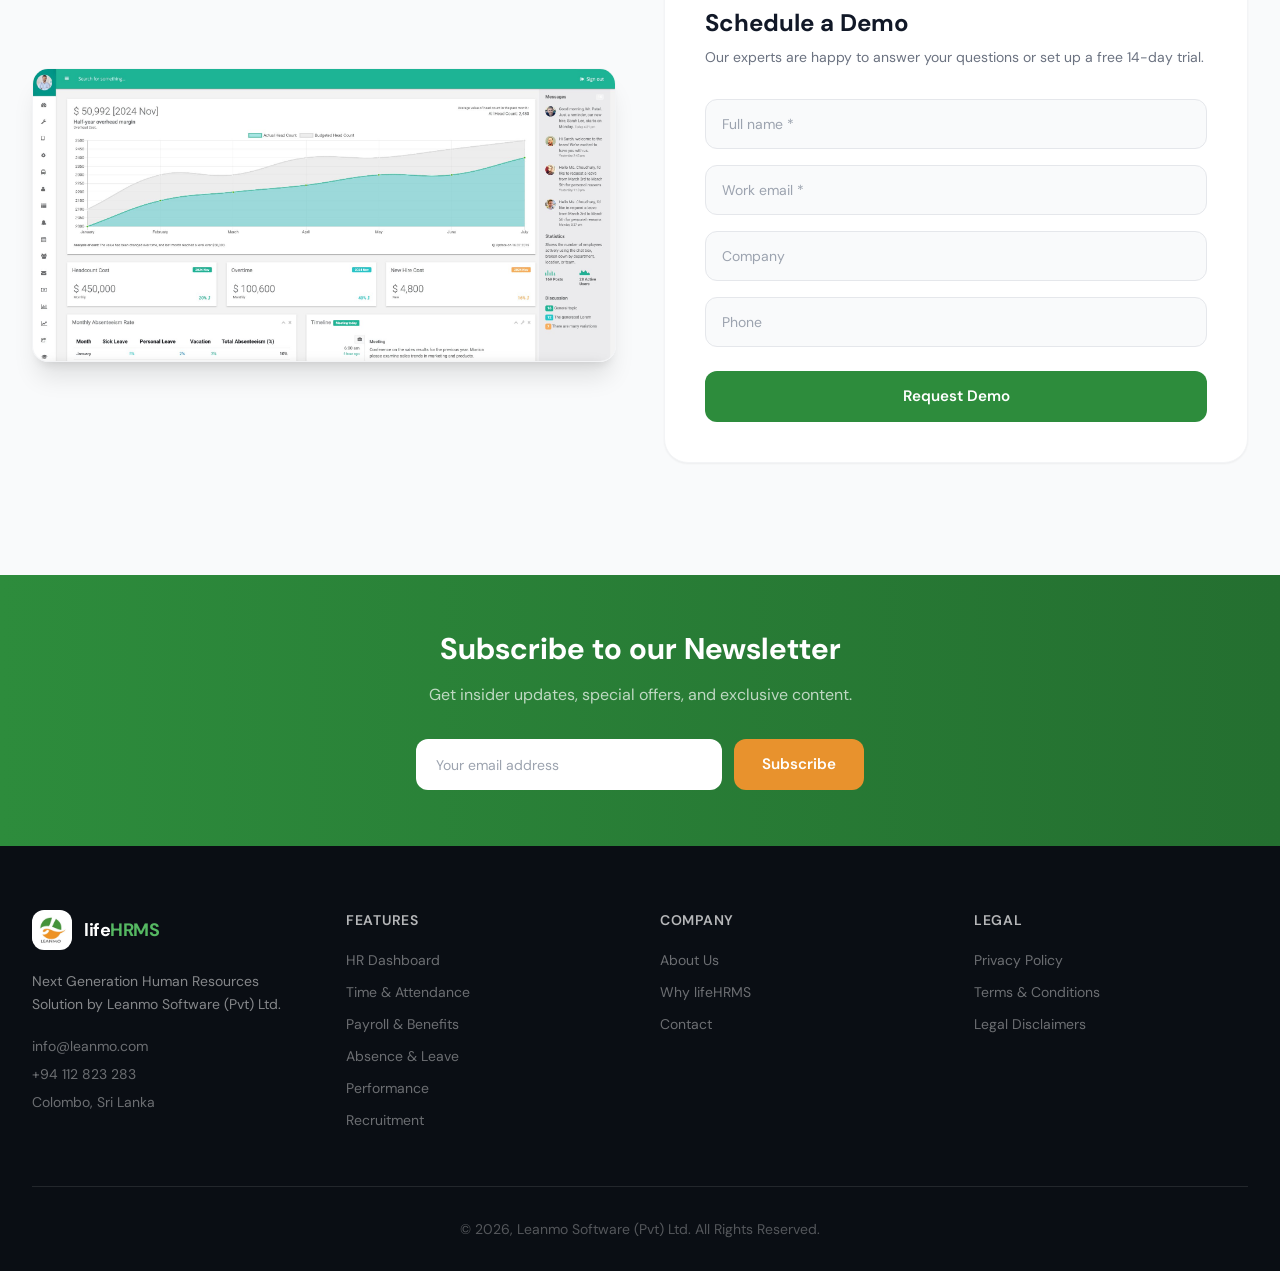
<file: product/payroll.html>
<!DOCTYPE html>
<html lang="en">
<head>
<meta charset="UTF-8"><meta name="viewport" content="width=device-width,initial-scale=1.0">
<title>Payroll & Benefits | lifeHRMS by Leanmo</title>
<meta name="description" content="Automate payroll processing including salary calculations, deductions, and benefits management with full compliance.">
<meta name="author" content="Leanmo Software (Pvt) Ltd">
<link rel="canonical" href="https://leanmo.com/">
<link rel="icon" type="image/svg+xml" href="../assets/favicon.svg">
<link rel="preconnect" href="https://fonts.googleapis.com"><link rel="preconnect" href="https://fonts.gstatic.com" crossorigin>
<link href="https://fonts.googleapis.com/css2?family=DM+Sans:opsz,wght@9..40,300;9..40,400;9..40,500;9..40,600;9..40,700&display=swap" rel="stylesheet">
<link rel="stylesheet" href="../css/production.css">
</head>
<body data-root="../">
<div id="site-nav"></div>
<div class="breadcrumb pt-24 pb-4 max-w-7xl mx-auto px-6 lg:px-8"><a href="../index.html">Home</a><span class="sep">/</span><a href="#">Features</a><span class="sep">/</span><span class="current">Payroll & Benefits</span></div>
<section class="product-hero"><div class="product-hero-bg"></div><div class="product-hero-glow"></div>
<div class="relative max-w-4xl mx-auto px-6 lg:px-8">
<div class="text-sm font-semibold text-brand-300 uppercase tracking-wider mb-3 reveal">Financial Management</div>
<h1 class="text-4xl sm:text-5xl lg:text-6xl font-bold text-white leading-[1.1] tracking-tight reveal reveal-delay-1">Payroll & Benefits</h1>
<p class="text-lg text-white/60 mt-6 max-w-2xl mx-auto leading-relaxed reveal reveal-delay-2">Automate payroll processing including salary calculations, deductions, and benefits management with full compliance.</p>
<a href="../contact.html" class="btn-primary mt-8 inline-flex reveal reveal-delay-3">Request Demo</a>
</div></section>

<section class="py-20 lg:py-28"><div class="max-w-7xl mx-auto px-6 lg:px-8">
<div class="grid lg:grid-cols-2 gap-12 lg:gap-20 items-center">
<div class="reveal">
<h2 class="text-3xl font-bold text-surface-900 mb-6">Payroll & Benefits</h2>
<p class="text-surface-500 leading-relaxed mb-8">lifeHRMS automates every aspect of payroll — from defining flexible salary structures with custom formulas to calculating statutory deductions and generating payslips in minutes. The system supports multiple pay schedules (weekly, biweekly, monthly) and handles multi-currency requirements. Benefits administration is integrated, ensuring that all compensation components are accurately reflected. With built-in compliance tools, you can be confident that payroll meets all regulatory requirements.</p>
<div class="space-y-4"><div class="check-item"><span class="check-dot bg-brand-50 text-brand-600">✓</span>Flexible salary structure with custom formulas</div>
<div class="check-item"><span class="check-dot bg-brand-50 text-brand-600">✓</span>Automatic statutory deduction calculations</div>
<div class="check-item"><span class="check-dot bg-brand-50 text-brand-600">✓</span>Multi-schedule payroll processing</div>
<div class="check-item"><span class="check-dot bg-brand-50 text-brand-600">✓</span>Integrated benefits administration</div>
<div class="check-item"><span class="check-dot bg-brand-50 text-brand-600">✓</span>Bulk payslip generation with one click</div></div>
</div>
<div class="reveal reveal-delay-2"><div class="apple-screenshot"><div class="apple-screenshot-inner"><img src="../img/screen-overhead-hd.png" alt="lifeHRMS Payroll & Benefits" loading="lazy"></div></div></div>
</div></div></section>

<section class="py-20 lg:py-28 bg-surface-50"><div class="max-w-7xl mx-auto px-6 lg:px-8">
<h2 class="text-3xl lg:text-4xl font-bold text-surface-900 text-center mb-4 reveal">Develop your people, <span class="gradient-text">scale your business</span></h2>
<p class="text-center text-surface-500 mb-16 max-w-2xl mx-auto reveal reveal-delay-1">The best companies enhance their people enablement processes with lifeHRMS.</p>
<div class="grid lg:grid-cols-2 gap-12 items-center">
<div class="reveal"><div class="rounded-2xl overflow-hidden shadow-xl border border-surface-100"><img src="../img/screen-hr-metrics-hd.png" alt="lifeHRMS Demo" class="w-full" loading="lazy"></div></div>
<div class="reveal reveal-delay-2"><div class="bg-white rounded-3xl p-8 lg:p-10 shadow-sm border border-surface-100">
<h3 class="text-2xl font-bold text-surface-900 mb-2">Schedule a Demo</h3>
<p class="text-sm text-surface-500 mb-8">Our experts are happy to answer your questions or set up a free 14-day trial.</p>
<form onsubmit="return handleFormSubmit(event)">
<div class="mb-4"><input type="text" placeholder="Full name *" required class="w-full px-4 py-3.5 bg-surface-50 border border-surface-200 rounded-xl text-sm focus:outline-none focus:ring-2 focus:ring-brand-500/20 focus:border-brand-600"></div>
<div class="mb-4"><input type="email" placeholder="Work email *" required class="w-full px-4 py-3.5 bg-surface-50 border border-surface-200 rounded-xl text-sm focus:outline-none focus:ring-2 focus:ring-brand-500/20 focus:border-brand-600"></div>
<div class="mb-4"><input type="text" placeholder="Company" class="w-full px-4 py-3.5 bg-surface-50 border border-surface-200 rounded-xl text-sm focus:outline-none focus:ring-2 focus:ring-brand-500/20 focus:border-brand-600"></div>
<div class="mb-6"><input type="tel" placeholder="Phone" class="w-full px-4 py-3.5 bg-surface-50 border border-surface-200 rounded-xl text-sm focus:outline-none focus:ring-2 focus:ring-brand-500/20 focus:border-brand-600"></div>
<button type="submit" class="btn-primary w-full justify-center">Request Demo</button>
</form></div></div></div></div></section>
<div id="site-footer"></div>
<script src="../js/main.js"></script>
</body></html>
</file>
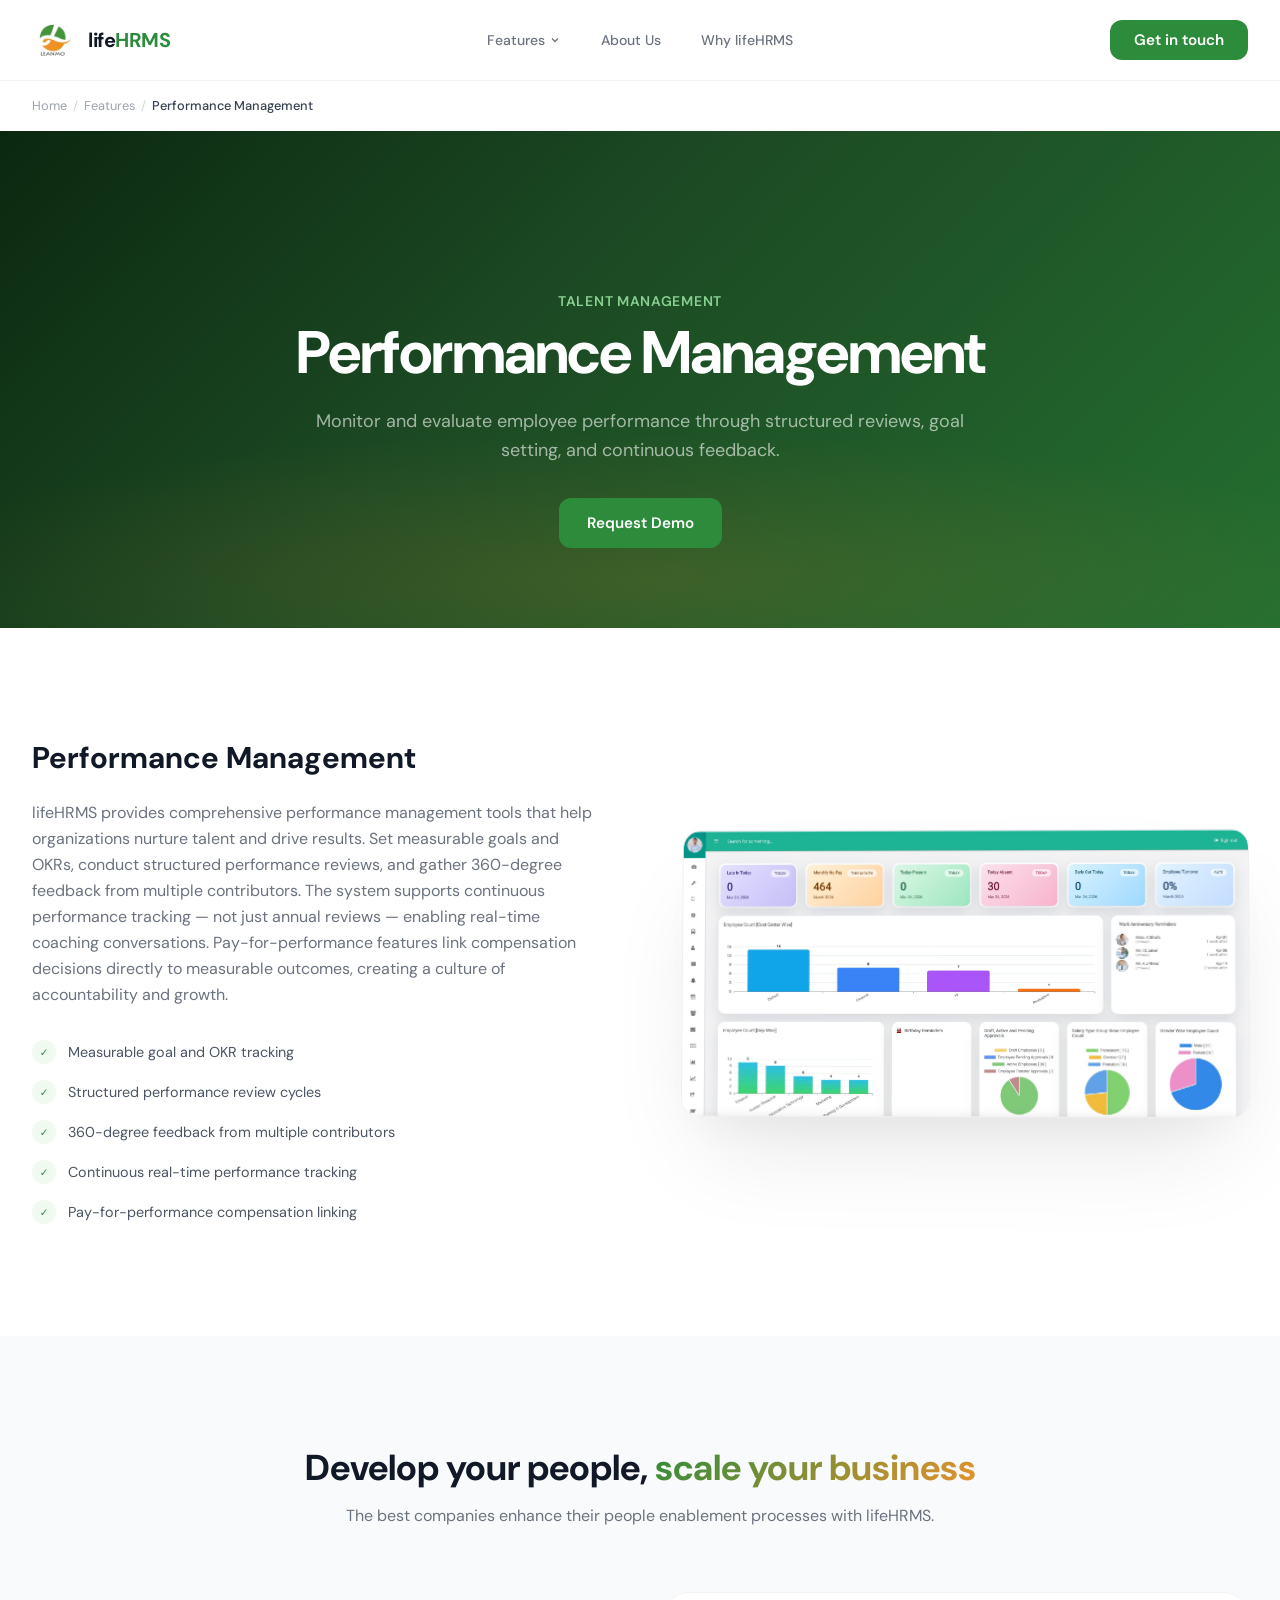
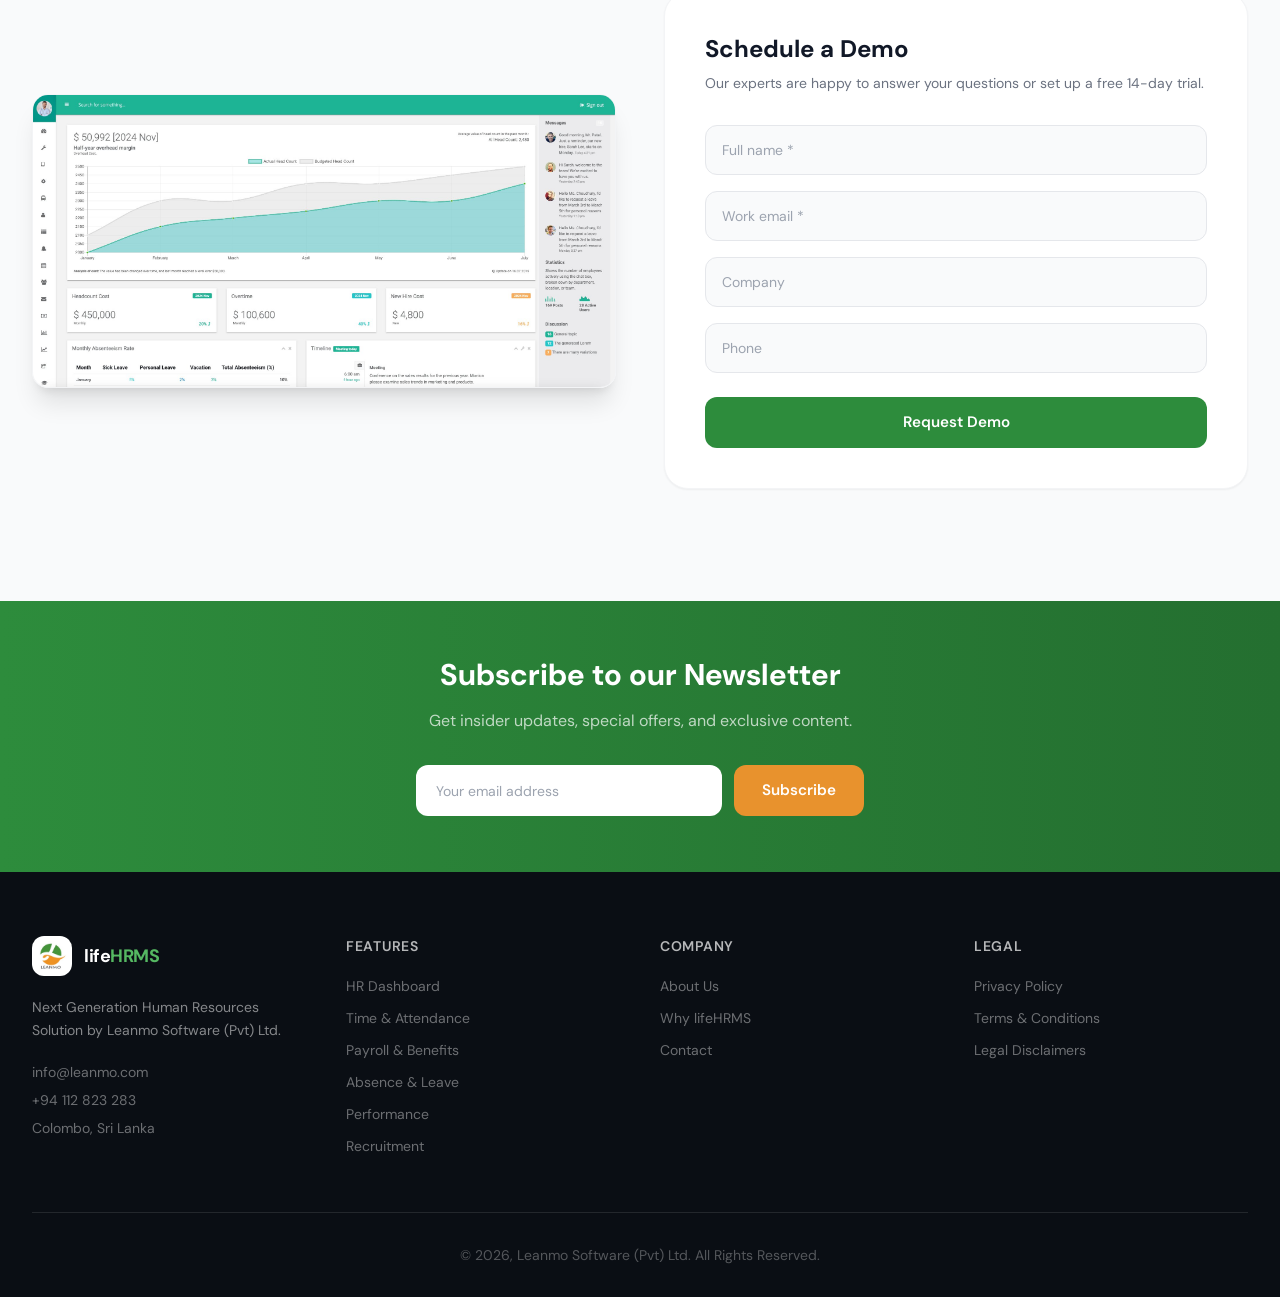
<file: product/performance.html>
<!DOCTYPE html>
<html lang="en">
<head>
<meta charset="UTF-8"><meta name="viewport" content="width=device-width,initial-scale=1.0">
<title>Performance Management | lifeHRMS by Leanmo</title>
<meta name="description" content="Monitor and evaluate employee performance through structured reviews, goal setting, and continuous feedback.">
<meta name="author" content="Leanmo Software (Pvt) Ltd">
<link rel="canonical" href="https://leanmo.com/">
<link rel="icon" type="image/svg+xml" href="../assets/favicon.svg">
<link rel="preconnect" href="https://fonts.googleapis.com"><link rel="preconnect" href="https://fonts.gstatic.com" crossorigin>
<link href="https://fonts.googleapis.com/css2?family=DM+Sans:opsz,wght@9..40,300;9..40,400;9..40,500;9..40,600;9..40,700&display=swap" rel="stylesheet">
<link rel="stylesheet" href="../css/production.css">
</head>
<body data-root="../">
<div id="site-nav"></div>
<div class="breadcrumb pt-24 pb-4 max-w-7xl mx-auto px-6 lg:px-8"><a href="../index.html">Home</a><span class="sep">/</span><a href="#">Features</a><span class="sep">/</span><span class="current">Performance Management</span></div>
<section class="product-hero"><div class="product-hero-bg"></div><div class="product-hero-glow"></div>
<div class="relative max-w-4xl mx-auto px-6 lg:px-8">
<div class="text-sm font-semibold text-brand-300 uppercase tracking-wider mb-3 reveal">Talent Management</div>
<h1 class="text-4xl sm:text-5xl lg:text-6xl font-bold text-white leading-[1.1] tracking-tight reveal reveal-delay-1">Performance Management</h1>
<p class="text-lg text-white/60 mt-6 max-w-2xl mx-auto leading-relaxed reveal reveal-delay-2">Monitor and evaluate employee performance through structured reviews, goal setting, and continuous feedback.</p>
<a href="../contact.html" class="btn-primary mt-8 inline-flex reveal reveal-delay-3">Request Demo</a>
</div></section>

<section class="py-20 lg:py-28"><div class="max-w-7xl mx-auto px-6 lg:px-8">
<div class="grid lg:grid-cols-2 gap-12 lg:gap-20 items-center">
<div class="reveal">
<h2 class="text-3xl font-bold text-surface-900 mb-6">Performance Management</h2>
<p class="text-surface-500 leading-relaxed mb-8">lifeHRMS provides comprehensive performance management tools that help organizations nurture talent and drive results. Set measurable goals and OKRs, conduct structured performance reviews, and gather 360-degree feedback from multiple contributors. The system supports continuous performance tracking — not just annual reviews — enabling real-time coaching conversations. Pay-for-performance features link compensation decisions directly to measurable outcomes, creating a culture of accountability and growth.</p>
<div class="space-y-4"><div class="check-item"><span class="check-dot bg-brand-50 text-brand-600">✓</span>Measurable goal and OKR tracking</div>
<div class="check-item"><span class="check-dot bg-brand-50 text-brand-600">✓</span>Structured performance review cycles</div>
<div class="check-item"><span class="check-dot bg-brand-50 text-brand-600">✓</span>360-degree feedback from multiple contributors</div>
<div class="check-item"><span class="check-dot bg-brand-50 text-brand-600">✓</span>Continuous real-time performance tracking</div>
<div class="check-item"><span class="check-dot bg-brand-50 text-brand-600">✓</span>Pay-for-performance compensation linking</div></div>
</div>
<div class="reveal reveal-delay-2"><div class="apple-screenshot"><div class="apple-screenshot-inner"><img src="../img/screen-analytics-hd.png" alt="lifeHRMS Performance Management" loading="lazy"></div></div></div>
</div></div></section>

<section class="py-20 lg:py-28 bg-surface-50"><div class="max-w-7xl mx-auto px-6 lg:px-8">
<h2 class="text-3xl lg:text-4xl font-bold text-surface-900 text-center mb-4 reveal">Develop your people, <span class="gradient-text">scale your business</span></h2>
<p class="text-center text-surface-500 mb-16 max-w-2xl mx-auto reveal reveal-delay-1">The best companies enhance their people enablement processes with lifeHRMS.</p>
<div class="grid lg:grid-cols-2 gap-12 items-center">
<div class="reveal"><div class="rounded-2xl overflow-hidden shadow-xl border border-surface-100"><img src="../img/screen-hr-metrics-hd.png" alt="lifeHRMS Demo" class="w-full" loading="lazy"></div></div>
<div class="reveal reveal-delay-2"><div class="bg-white rounded-3xl p-8 lg:p-10 shadow-sm border border-surface-100">
<h3 class="text-2xl font-bold text-surface-900 mb-2">Schedule a Demo</h3>
<p class="text-sm text-surface-500 mb-8">Our experts are happy to answer your questions or set up a free 14-day trial.</p>
<form onsubmit="return handleFormSubmit(event)">
<div class="mb-4"><input type="text" placeholder="Full name *" required class="w-full px-4 py-3.5 bg-surface-50 border border-surface-200 rounded-xl text-sm focus:outline-none focus:ring-2 focus:ring-brand-500/20 focus:border-brand-600"></div>
<div class="mb-4"><input type="email" placeholder="Work email *" required class="w-full px-4 py-3.5 bg-surface-50 border border-surface-200 rounded-xl text-sm focus:outline-none focus:ring-2 focus:ring-brand-500/20 focus:border-brand-600"></div>
<div class="mb-4"><input type="text" placeholder="Company" class="w-full px-4 py-3.5 bg-surface-50 border border-surface-200 rounded-xl text-sm focus:outline-none focus:ring-2 focus:ring-brand-500/20 focus:border-brand-600"></div>
<div class="mb-6"><input type="tel" placeholder="Phone" class="w-full px-4 py-3.5 bg-surface-50 border border-surface-200 rounded-xl text-sm focus:outline-none focus:ring-2 focus:ring-brand-500/20 focus:border-brand-600"></div>
<button type="submit" class="btn-primary w-full justify-center">Request Demo</button>
</form></div></div></div></div></section>
<div id="site-footer"></div>
<script src="../js/main.js"></script>
</body></html>
</file>
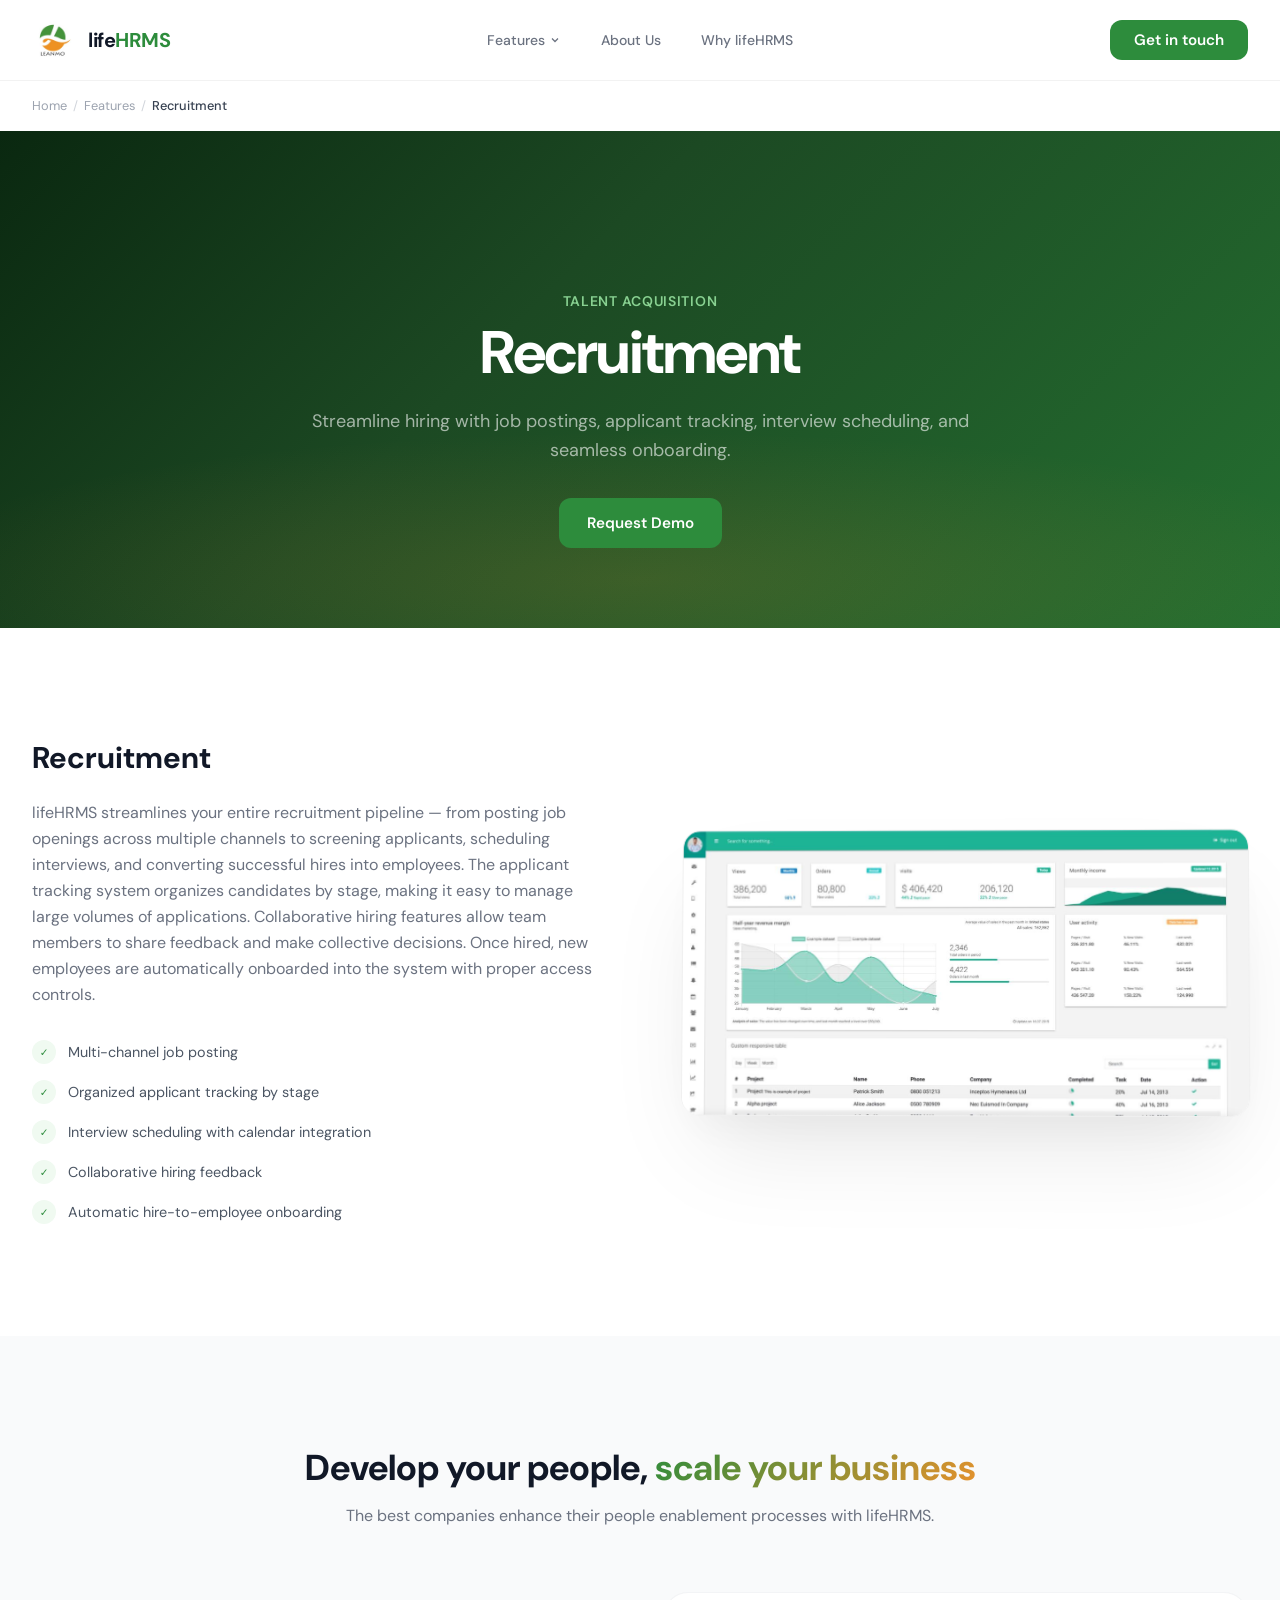
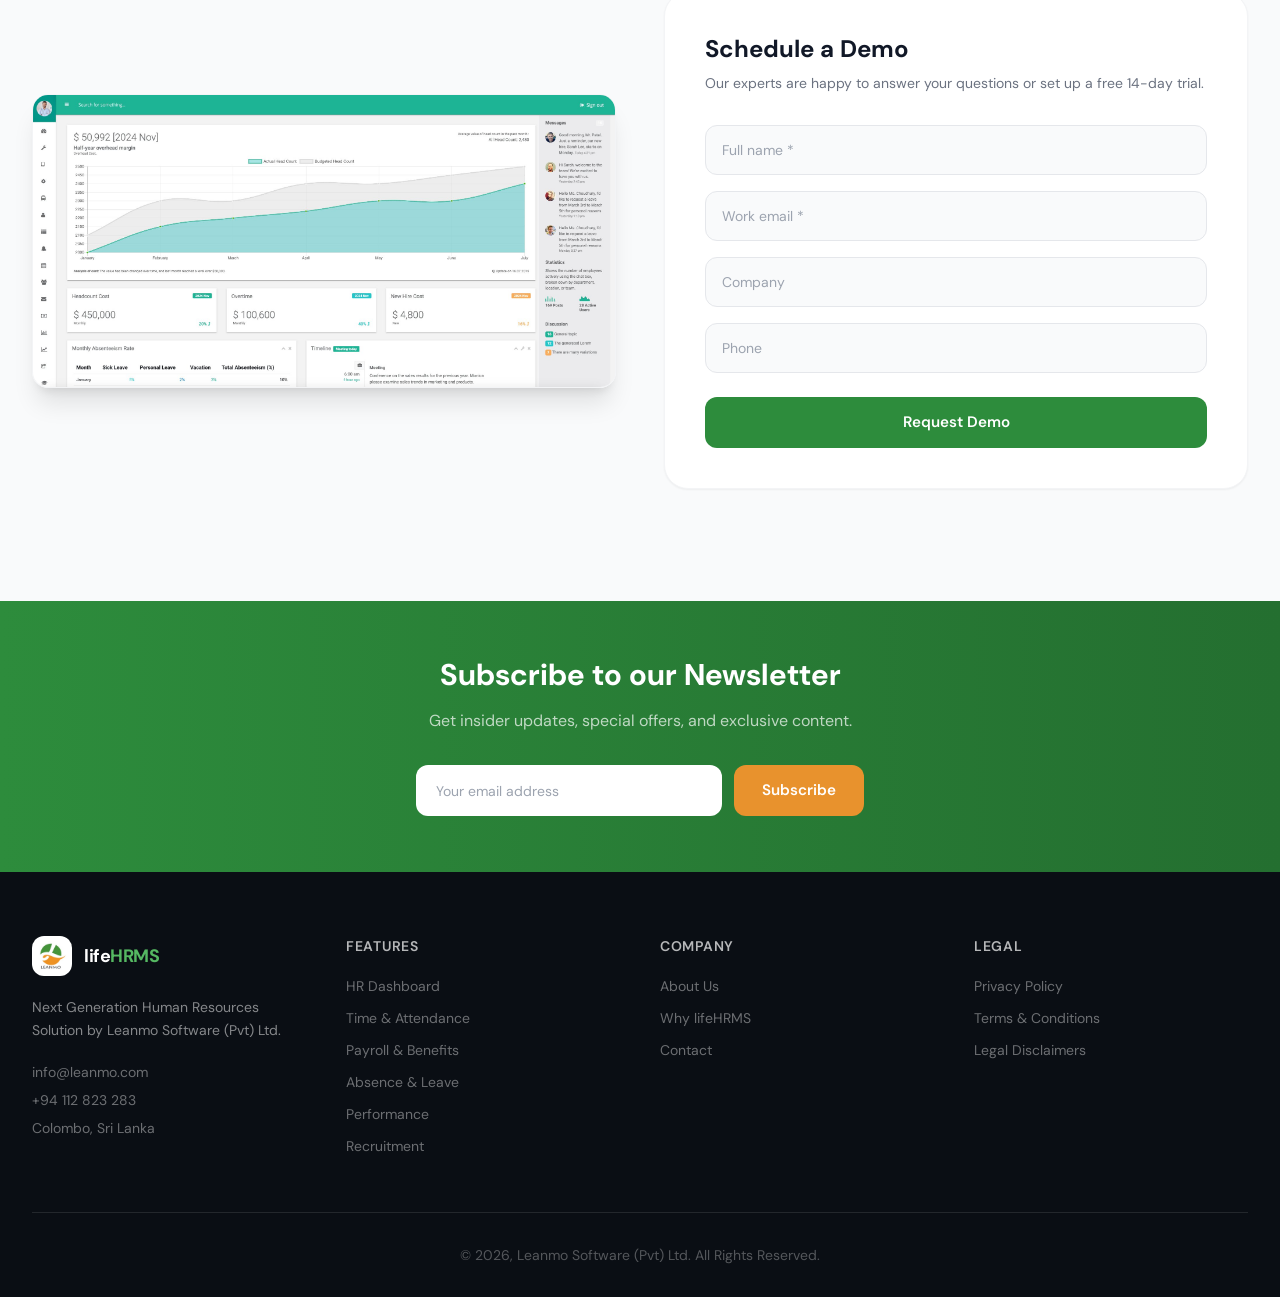
<file: product/recruitment.html>
<!DOCTYPE html>
<html lang="en">
<head>
<meta charset="UTF-8"><meta name="viewport" content="width=device-width,initial-scale=1.0">
<title>Recruitment | lifeHRMS by Leanmo</title>
<meta name="description" content="Streamline hiring with job postings, applicant tracking, interview scheduling, and seamless onboarding.">
<meta name="author" content="Leanmo Software (Pvt) Ltd">
<link rel="canonical" href="https://leanmo.com/">
<link rel="icon" type="image/svg+xml" href="../assets/favicon.svg">
<link rel="preconnect" href="https://fonts.googleapis.com"><link rel="preconnect" href="https://fonts.gstatic.com" crossorigin>
<link href="https://fonts.googleapis.com/css2?family=DM+Sans:opsz,wght@9..40,300;9..40,400;9..40,500;9..40,600;9..40,700&display=swap" rel="stylesheet">
<link rel="stylesheet" href="../css/production.css">
</head>
<body data-root="../">
<div id="site-nav"></div>
<div class="breadcrumb pt-24 pb-4 max-w-7xl mx-auto px-6 lg:px-8"><a href="../index.html">Home</a><span class="sep">/</span><a href="#">Features</a><span class="sep">/</span><span class="current">Recruitment</span></div>
<section class="product-hero"><div class="product-hero-bg"></div><div class="product-hero-glow"></div>
<div class="relative max-w-4xl mx-auto px-6 lg:px-8">
<div class="text-sm font-semibold text-brand-300 uppercase tracking-wider mb-3 reveal">Talent Acquisition</div>
<h1 class="text-4xl sm:text-5xl lg:text-6xl font-bold text-white leading-[1.1] tracking-tight reveal reveal-delay-1">Recruitment</h1>
<p class="text-lg text-white/60 mt-6 max-w-2xl mx-auto leading-relaxed reveal reveal-delay-2">Streamline hiring with job postings, applicant tracking, interview scheduling, and seamless onboarding.</p>
<a href="../contact.html" class="btn-primary mt-8 inline-flex reveal reveal-delay-3">Request Demo</a>
</div></section>

<section class="py-20 lg:py-28"><div class="max-w-7xl mx-auto px-6 lg:px-8">
<div class="grid lg:grid-cols-2 gap-12 lg:gap-20 items-center">
<div class="reveal">
<h2 class="text-3xl font-bold text-surface-900 mb-6">Recruitment</h2>
<p class="text-surface-500 leading-relaxed mb-8">lifeHRMS streamlines your entire recruitment pipeline — from posting job openings across multiple channels to screening applicants, scheduling interviews, and converting successful hires into employees. The applicant tracking system organizes candidates by stage, making it easy to manage large volumes of applications. Collaborative hiring features allow team members to share feedback and make collective decisions. Once hired, new employees are automatically onboarded into the system with proper access controls.</p>
<div class="space-y-4"><div class="check-item"><span class="check-dot bg-brand-50 text-brand-600">✓</span>Multi-channel job posting</div>
<div class="check-item"><span class="check-dot bg-brand-50 text-brand-600">✓</span>Organized applicant tracking by stage</div>
<div class="check-item"><span class="check-dot bg-brand-50 text-brand-600">✓</span>Interview scheduling with calendar integration</div>
<div class="check-item"><span class="check-dot bg-brand-50 text-brand-600">✓</span>Collaborative hiring feedback</div>
<div class="check-item"><span class="check-dot bg-brand-50 text-brand-600">✓</span>Automatic hire-to-employee onboarding</div></div>
</div>
<div class="reveal reveal-delay-2"><div class="apple-screenshot"><div class="apple-screenshot-inner"><img src="../img/dashboard-hr-metrics.jpg" alt="lifeHRMS Recruitment" loading="lazy"></div></div></div>
</div></div></section>

<section class="py-20 lg:py-28 bg-surface-50"><div class="max-w-7xl mx-auto px-6 lg:px-8">
<h2 class="text-3xl lg:text-4xl font-bold text-surface-900 text-center mb-4 reveal">Develop your people, <span class="gradient-text">scale your business</span></h2>
<p class="text-center text-surface-500 mb-16 max-w-2xl mx-auto reveal reveal-delay-1">The best companies enhance their people enablement processes with lifeHRMS.</p>
<div class="grid lg:grid-cols-2 gap-12 items-center">
<div class="reveal"><div class="rounded-2xl overflow-hidden shadow-xl border border-surface-100"><img src="../img/screen-hr-metrics-hd.png" alt="lifeHRMS Demo" class="w-full" loading="lazy"></div></div>
<div class="reveal reveal-delay-2"><div class="bg-white rounded-3xl p-8 lg:p-10 shadow-sm border border-surface-100">
<h3 class="text-2xl font-bold text-surface-900 mb-2">Schedule a Demo</h3>
<p class="text-sm text-surface-500 mb-8">Our experts are happy to answer your questions or set up a free 14-day trial.</p>
<form onsubmit="return handleFormSubmit(event)">
<div class="mb-4"><input type="text" placeholder="Full name *" required class="w-full px-4 py-3.5 bg-surface-50 border border-surface-200 rounded-xl text-sm focus:outline-none focus:ring-2 focus:ring-brand-500/20 focus:border-brand-600"></div>
<div class="mb-4"><input type="email" placeholder="Work email *" required class="w-full px-4 py-3.5 bg-surface-50 border border-surface-200 rounded-xl text-sm focus:outline-none focus:ring-2 focus:ring-brand-500/20 focus:border-brand-600"></div>
<div class="mb-4"><input type="text" placeholder="Company" class="w-full px-4 py-3.5 bg-surface-50 border border-surface-200 rounded-xl text-sm focus:outline-none focus:ring-2 focus:ring-brand-500/20 focus:border-brand-600"></div>
<div class="mb-6"><input type="tel" placeholder="Phone" class="w-full px-4 py-3.5 bg-surface-50 border border-surface-200 rounded-xl text-sm focus:outline-none focus:ring-2 focus:ring-brand-500/20 focus:border-brand-600"></div>
<button type="submit" class="btn-primary w-full justify-center">Request Demo</button>
</form></div></div></div></div></section>
<div id="site-footer"></div>
<script src="../js/main.js"></script>
</body></html>
</file>
<file: css/production.css>
*,:after,:before{--tw-border-spacing-x:0;--tw-border-spacing-y:0;--tw-translate-x:0;--tw-translate-y:0;--tw-rotate:0;--tw-skew-x:0;--tw-skew-y:0;--tw-scale-x:1;--tw-scale-y:1;--tw-pan-x: ;--tw-pan-y: ;--tw-pinch-zoom: ;--tw-scroll-snap-strictness:proximity;--tw-gradient-from-position: ;--tw-gradient-via-position: ;--tw-gradient-to-position: ;--tw-ordinal: ;--tw-slashed-zero: ;--tw-numeric-figure: ;--tw-numeric-spacing: ;--tw-numeric-fraction: ;--tw-ring-inset: ;--tw-ring-offset-width:0px;--tw-ring-offset-color:#fff;--tw-ring-color:rgba(59,130,246,.5);--tw-ring-offset-shadow:0 0 #0000;--tw-ring-shadow:0 0 #0000;--tw-shadow:0 0 #0000;--tw-shadow-colored:0 0 #0000;--tw-blur: ;--tw-brightness: ;--tw-contrast: ;--tw-grayscale: ;--tw-hue-rotate: ;--tw-invert: ;--tw-saturate: ;--tw-sepia: ;--tw-drop-shadow: ;--tw-backdrop-blur: ;--tw-backdrop-brightness: ;--tw-backdrop-contrast: ;--tw-backdrop-grayscale: ;--tw-backdrop-hue-rotate: ;--tw-backdrop-invert: ;--tw-backdrop-opacity: ;--tw-backdrop-saturate: ;--tw-backdrop-sepia: ;--tw-contain-size: ;--tw-contain-layout: ;--tw-contain-paint: ;--tw-contain-style: }::backdrop{--tw-border-spacing-x:0;--tw-border-spacing-y:0;--tw-translate-x:0;--tw-translate-y:0;--tw-rotate:0;--tw-skew-x:0;--tw-skew-y:0;--tw-scale-x:1;--tw-scale-y:1;--tw-pan-x: ;--tw-pan-y: ;--tw-pinch-zoom: ;--tw-scroll-snap-strictness:proximity;--tw-gradient-from-position: ;--tw-gradient-via-position: ;--tw-gradient-to-position: ;--tw-ordinal: ;--tw-slashed-zero: ;--tw-numeric-figure: ;--tw-numeric-spacing: ;--tw-numeric-fraction: ;--tw-ring-inset: ;--tw-ring-offset-width:0px;--tw-ring-offset-color:#fff;--tw-ring-color:rgba(59,130,246,.5);--tw-ring-offset-shadow:0 0 #0000;--tw-ring-shadow:0 0 #0000;--tw-shadow:0 0 #0000;--tw-shadow-colored:0 0 #0000;--tw-blur: ;--tw-brightness: ;--tw-contrast: ;--tw-grayscale: ;--tw-hue-rotate: ;--tw-invert: ;--tw-saturate: ;--tw-sepia: ;--tw-drop-shadow: ;--tw-backdrop-blur: ;--tw-backdrop-brightness: ;--tw-backdrop-contrast: ;--tw-backdrop-grayscale: ;--tw-backdrop-hue-rotate: ;--tw-backdrop-invert: ;--tw-backdrop-opacity: ;--tw-backdrop-saturate: ;--tw-backdrop-sepia: ;--tw-contain-size: ;--tw-contain-layout: ;--tw-contain-paint: ;--tw-contain-style: }/*! tailwindcss v3.4.19 | MIT License | https://tailwindcss.com*/*,:after,:before{box-sizing:border-box;border:0 solid #e5e7eb}:after,:before{--tw-content:""}:host,html{line-height:1.5;-webkit-text-size-adjust:100%;-moz-tab-size:4;-o-tab-size:4;tab-size:4;font-family:ui-sans-serif,system-ui,sans-serif,Apple Color Emoji,Segoe UI Emoji,Segoe UI Symbol,Noto Color Emoji;font-feature-settings:normal;font-variation-settings:normal;-webkit-tap-highlight-color:transparent}body{margin:0;line-height:inherit}hr{height:0;color:inherit;border-top-width:1px}abbr:where([title]){-webkit-text-decoration:underline dotted;text-decoration:underline dotted}h1,h2,h3,h4,h5,h6{font-size:inherit;font-weight:inherit}a{color:inherit;text-decoration:inherit}b,strong{font-weight:bolder}code,kbd,pre,samp{font-family:ui-monospace,SFMono-Regular,Menlo,Monaco,Consolas,Liberation Mono,Courier New,monospace;font-feature-settings:normal;font-variation-settings:normal;font-size:1em}small{font-size:80%}sub,sup{font-size:75%;line-height:0;position:relative;vertical-align:baseline}sub{bottom:-.25em}sup{top:-.5em}table{text-indent:0;border-color:inherit;border-collapse:collapse}button,input,optgroup,select,textarea{font-family:inherit;font-feature-settings:inherit;font-variation-settings:inherit;font-size:100%;font-weight:inherit;line-height:inherit;letter-spacing:inherit;color:inherit;margin:0;padding:0}button,select{text-transform:none}button,input:where([type=button]),input:where([type=reset]),input:where([type=submit]){-webkit-appearance:button;background-color:transparent;background-image:none}:-moz-focusring{outline:auto}:-moz-ui-invalid{box-shadow:none}progress{vertical-align:baseline}::-webkit-inner-spin-button,::-webkit-outer-spin-button{height:auto}[type=search]{-webkit-appearance:textfield;outline-offset:-2px}::-webkit-search-decoration{-webkit-appearance:none}::-webkit-file-upload-button{-webkit-appearance:button;font:inherit}summary{display:list-item}blockquote,dd,dl,figure,h1,h2,h3,h4,h5,h6,hr,p,pre{margin:0}fieldset{margin:0}fieldset,legend{padding:0}menu,ol,ul{list-style:none;margin:0;padding:0}dialog{padding:0}textarea{resize:vertical}input::-moz-placeholder,textarea::-moz-placeholder{opacity:1;color:#9ca3af}input::placeholder,textarea::placeholder{opacity:1;color:#9ca3af}[role=button],button{cursor:pointer}:disabled{cursor:default}audio,canvas,embed,iframe,img,object,svg,video{display:block;vertical-align:middle}img,video{max-width:100%;height:auto}[hidden]:where(:not([hidden=until-found])){display:none}.visible{visibility:visible}.invisible{visibility:hidden}.fixed{position:fixed}.absolute{position:absolute}.relative{position:relative}.inset-0{inset:0}.left-0{left:0}.left-1\/2{left:50%}.right-0{right:0}.right-6{right:1.5rem}.top-0{top:0}.top-5{top:1.25rem}.top-full{top:100%}.z-50{z-index:50}.order-1{order:1}.order-2{order:2}.mx-auto{margin-left:auto;margin-right:auto}.mb-10{margin-bottom:2.5rem}.mb-14{margin-bottom:3.5rem}.mb-16{margin-bottom:4rem}.mb-2{margin-bottom:.5rem}.mb-20{margin-bottom:5rem}.mb-24{margin-bottom:6rem}.mb-3{margin-bottom:.75rem}.mb-4{margin-bottom:1rem}.mb-5{margin-bottom:1.25rem}.mb-6{margin-bottom:1.5rem}.mb-8{margin-bottom:2rem}.mt-1{margin-top:.25rem}.mt-2{margin-top:.5rem}.mt-3{margin-top:.75rem}.mt-4{margin-top:1rem}.mt-6{margin-top:1.5rem}.mt-8{margin-top:2rem}.flex{display:flex}.inline-flex{display:inline-flex}.grid{display:grid}.hidden{display:none}.h-10{height:2.5rem}.h-11{height:2.75rem}.h-12{height:3rem}.h-20{height:5rem}.h-9{height:2.25rem}.w-10{width:2.5rem}.w-11{width:2.75rem}.w-12{width:3rem}.w-9{width:2.25rem}.w-\[380px\]{width:380px}.w-auto{width:auto}.w-full{width:100%}.min-w-max{min-width:-moz-max-content;min-width:max-content}.max-w-2xl{max-width:42rem}.max-w-3xl{max-width:48rem}.max-w-4xl{max-width:56rem}.max-w-6xl{max-width:72rem}.max-w-7xl{max-width:80rem}.max-w-lg{max-width:32rem}.max-w-md{max-width:28rem}.max-w-xl{max-width:36rem}.flex-1{flex:1 1 0%}.flex-shrink-0{flex-shrink:0}.-translate-x-1\/2{--tw-translate-x:-50%}.-translate-x-1\/2,.transform{transform:translate(var(--tw-translate-x),var(--tw-translate-y)) rotate(var(--tw-rotate)) skewX(var(--tw-skew-x)) skewY(var(--tw-skew-y)) scaleX(var(--tw-scale-x)) scaleY(var(--tw-scale-y))}@keyframes pulse{50%{opacity:.5}}.animate-pulse{animation:pulse 2s cubic-bezier(.4,0,.6,1) infinite}.resize-none{resize:none}.grid-cols-1{grid-template-columns:repeat(1,minmax(0,1fr))}.grid-cols-2{grid-template-columns:repeat(2,minmax(0,1fr))}.flex-col{flex-direction:column}.items-start{align-items:flex-start}.items-center{align-items:center}.justify-center{justify-content:center}.justify-between{justify-content:space-between}.gap-1{gap:.25rem}.gap-10{gap:2.5rem}.gap-12{gap:3rem}.gap-16{gap:4rem}.gap-2{gap:.5rem}.gap-3{gap:.75rem}.gap-4{gap:1rem}.gap-6{gap:1.5rem}.gap-8{gap:2rem}.space-y-2>:not([hidden])~:not([hidden]){--tw-space-y-reverse:0;margin-top:calc(.5rem*(1 - var(--tw-space-y-reverse)));margin-bottom:calc(.5rem*var(--tw-space-y-reverse))}.space-y-3>:not([hidden])~:not([hidden]){--tw-space-y-reverse:0;margin-top:calc(.75rem*(1 - var(--tw-space-y-reverse)));margin-bottom:calc(.75rem*var(--tw-space-y-reverse))}.space-y-4>:not([hidden])~:not([hidden]){--tw-space-y-reverse:0;margin-top:calc(1rem*(1 - var(--tw-space-y-reverse)));margin-bottom:calc(1rem*var(--tw-space-y-reverse))}.space-y-6>:not([hidden])~:not([hidden]){--tw-space-y-reverse:0;margin-top:calc(1.5rem*(1 - var(--tw-space-y-reverse)));margin-bottom:calc(1.5rem*var(--tw-space-y-reverse))}.overflow-hidden{overflow:hidden}.whitespace-nowrap{white-space:nowrap}.\!rounded-xl{border-radius:.75rem!important}.rounded-2xl{border-radius:1rem}.rounded-3xl{border-radius:1.5rem}.rounded-full{border-radius:9999px}.rounded-lg{border-radius:.5rem}.rounded-xl{border-radius:.75rem}.border{border-width:1px}.border-0{border-width:0}.border-t{border-top-width:1px}.border-gray-100,.border-surface-100{--tw-border-opacity:1;border-color:rgb(243 244 246/var(--tw-border-opacity,1))}.border-surface-200{--tw-border-opacity:1;border-color:rgb(229 231 235/var(--tw-border-opacity,1))}.border-white\/10{border-color:hsla(0,0%,100%,.1)}.bg-accent-50{--tw-bg-opacity:1;background-color:rgb(255 248 237/var(--tw-bg-opacity,1))}.bg-brand-100{--tw-bg-opacity:1;background-color:rgb(219 242 221/var(--tw-bg-opacity,1))}.bg-brand-50{--tw-bg-opacity:1;background-color:rgb(240 250 241/var(--tw-bg-opacity,1))}.bg-cyan-50{--tw-bg-opacity:1;background-color:rgb(236 254 255/var(--tw-bg-opacity,1))}.bg-green-50{--tw-bg-opacity:1;background-color:rgb(240 253 244/var(--tw-bg-opacity,1))}.bg-indigo-50{--tw-bg-opacity:1;background-color:rgb(238 242 255/var(--tw-bg-opacity,1))}.bg-orange-50{--tw-bg-opacity:1;background-color:rgb(255 247 237/var(--tw-bg-opacity,1))}.bg-purple-50{--tw-bg-opacity:1;background-color:rgb(250 245 255/var(--tw-bg-opacity,1))}.bg-rose-50{--tw-bg-opacity:1;background-color:rgb(255 241 242/var(--tw-bg-opacity,1))}.bg-surface-50{--tw-bg-opacity:1;background-color:rgb(249 250 251/var(--tw-bg-opacity,1))}.bg-surface-900{--tw-bg-opacity:1;background-color:rgb(17 24 39/var(--tw-bg-opacity,1))}.bg-surface-950{--tw-bg-opacity:1;background-color:rgb(10 14 20/var(--tw-bg-opacity,1))}.bg-white{--tw-bg-opacity:1;background-color:rgb(255 255 255/var(--tw-bg-opacity,1))}.bg-gradient-to-r{background-image:linear-gradient(to right,var(--tw-gradient-stops))}.from-brand-600{--tw-gradient-from:#2d8c3c var(--tw-gradient-from-position);--tw-gradient-to:rgba(45,140,60,0) var(--tw-gradient-to-position);--tw-gradient-stops:var(--tw-gradient-from),var(--tw-gradient-to)}.from-brand-700{--tw-gradient-from:#246f30 var(--tw-gradient-from-position);--tw-gradient-to:rgba(36,111,48,0) var(--tw-gradient-to-position);--tw-gradient-stops:var(--tw-gradient-from),var(--tw-gradient-to)}.via-brand-600{--tw-gradient-to:rgba(45,140,60,0) var(--tw-gradient-to-position);--tw-gradient-stops:var(--tw-gradient-from),#2d8c3c var(--tw-gradient-via-position),var(--tw-gradient-to)}.to-accent-500{--tw-gradient-to:#e8922d var(--tw-gradient-to-position)}.to-brand-700{--tw-gradient-to:#246f30 var(--tw-gradient-to-position)}.object-contain{-o-object-fit:contain;object-fit:contain}.p-0\.5{padding:.125rem}.p-2{padding:.5rem}.p-3{padding:.75rem}.p-5{padding:1.25rem}.p-6{padding:1.5rem}.p-8{padding:2rem}.\!px-6{padding-left:1.5rem!important;padding-right:1.5rem!important}.\!py-2\.5{padding-top:.625rem!important;padding-bottom:.625rem!important}.px-4{padding-left:1rem;padding-right:1rem}.px-5{padding-left:1.25rem;padding-right:1.25rem}.px-6{padding-left:1.5rem;padding-right:1.5rem}.px-8{padding-left:2rem;padding-right:2rem}.py-14{padding-top:3.5rem;padding-bottom:3.5rem}.py-20{padding-top:5rem;padding-bottom:5rem}.py-24{padding-top:6rem;padding-bottom:6rem}.py-3\.5{padding-top:.875rem;padding-bottom:.875rem}.pb-16{padding-bottom:4rem}.pb-20{padding-bottom:5rem}.pb-4{padding-bottom:1rem}.pb-8{padding-bottom:2rem}.pt-16{padding-top:4rem}.pt-24{padding-top:6rem}.pt-28{padding-top:7rem}.pt-4{padding-top:1rem}.pt-8{padding-top:2rem}.text-center{text-align:center}.text-2xl{font-size:1.5rem;line-height:2rem}.text-3xl{font-size:1.875rem;line-height:2.25rem}.text-4xl{font-size:2.25rem;line-height:2.5rem}.text-lg{font-size:1.125rem;line-height:1.75rem}.text-sm{font-size:.875rem;line-height:1.25rem}.text-xl{font-size:1.25rem;line-height:1.75rem}.text-xs{font-size:.75rem;line-height:1rem}.font-bold{font-weight:700}.font-light{font-weight:300}.font-medium{font-weight:500}.font-semibold{font-weight:600}.uppercase{text-transform:uppercase}.leading-\[1\.1\]{line-height:1.1}.leading-relaxed{line-height:1.625}.leading-tight{line-height:1.25}.tracking-tight{letter-spacing:-.025em}.tracking-wider{letter-spacing:.05em}.text-accent-400{--tw-text-opacity:1;color:rgb(255 154 56/var(--tw-text-opacity,1))}.text-accent-500{--tw-text-opacity:1;color:rgb(232 146 45/var(--tw-text-opacity,1))}.text-accent-600{--tw-text-opacity:1;color:rgb(212 118 21/var(--tw-text-opacity,1))}.text-brand-200{--tw-text-opacity:1;color:rgb(185 229 190/var(--tw-text-opacity,1))}.text-brand-300{--tw-text-opacity:1;color:rgb(136 209 145/var(--tw-text-opacity,1))}.text-brand-400{--tw-text-opacity:1;color:rgb(85 184 98/var(--tw-text-opacity,1))}.text-brand-600{--tw-text-opacity:1;color:rgb(45 140 60/var(--tw-text-opacity,1))}.text-brand-700{--tw-text-opacity:1;color:rgb(36 111 48/var(--tw-text-opacity,1))}.text-cyan-600{--tw-text-opacity:1;color:rgb(8 145 178/var(--tw-text-opacity,1))}.text-green-600{--tw-text-opacity:1;color:rgb(22 163 74/var(--tw-text-opacity,1))}.text-indigo-600{--tw-text-opacity:1;color:rgb(79 70 229/var(--tw-text-opacity,1))}.text-orange-600{--tw-text-opacity:1;color:rgb(234 88 12/var(--tw-text-opacity,1))}.text-purple-600{--tw-text-opacity:1;color:rgb(147 51 234/var(--tw-text-opacity,1))}.text-rose-600{--tw-text-opacity:1;color:rgb(225 29 72/var(--tw-text-opacity,1))}.text-surface-400{--tw-text-opacity:1;color:rgb(156 163 175/var(--tw-text-opacity,1))}.text-surface-500{--tw-text-opacity:1;color:rgb(107 114 128/var(--tw-text-opacity,1))}.text-surface-700{--tw-text-opacity:1;color:rgb(55 65 81/var(--tw-text-opacity,1))}.text-surface-800{--tw-text-opacity:1;color:rgb(31 41 55/var(--tw-text-opacity,1))}.text-surface-900{--tw-text-opacity:1;color:rgb(17 24 39/var(--tw-text-opacity,1))}.text-white{--tw-text-opacity:1;color:rgb(255 255 255/var(--tw-text-opacity,1))}.text-white\/30{color:hsla(0,0%,100%,.3)}.text-white\/40{color:hsla(0,0%,100%,.4)}.text-white\/50{color:hsla(0,0%,100%,.5)}.text-white\/60{color:hsla(0,0%,100%,.6)}.text-white\/70{color:hsla(0,0%,100%,.7)}.opacity-0{opacity:0}.opacity-10{opacity:.1}.opacity-15{opacity:.15}.opacity-60{opacity:.6}.shadow-lg{--tw-shadow:0 10px 15px -3px rgba(0,0,0,.1),0 4px 6px -4px rgba(0,0,0,.1);--tw-shadow-colored:0 10px 15px -3px var(--tw-shadow-color),0 4px 6px -4px var(--tw-shadow-color)}.shadow-lg,.shadow-sm{box-shadow:var(--tw-ring-offset-shadow,0 0 #0000),var(--tw-ring-shadow,0 0 #0000),var(--tw-shadow)}.shadow-sm{--tw-shadow:0 1px 2px 0 rgba(0,0,0,.05);--tw-shadow-colored:0 1px 2px 0 var(--tw-shadow-color)}.shadow-xl{--tw-shadow:0 20px 25px -5px rgba(0,0,0,.1),0 8px 10px -6px rgba(0,0,0,.1);--tw-shadow-colored:0 20px 25px -5px var(--tw-shadow-color),0 8px 10px -6px var(--tw-shadow-color);box-shadow:var(--tw-ring-offset-shadow,0 0 #0000),var(--tw-ring-shadow,0 0 #0000),var(--tw-shadow)}.grayscale{--tw-grayscale:grayscale(100%);filter:var(--tw-blur) var(--tw-brightness) var(--tw-contrast) var(--tw-grayscale) var(--tw-hue-rotate) var(--tw-invert) var(--tw-saturate) var(--tw-sepia) var(--tw-drop-shadow)}.transition{transition-property:color,background-color,border-color,text-decoration-color,fill,stroke,opacity,box-shadow,transform,filter,-webkit-backdrop-filter;transition-property:color,background-color,border-color,text-decoration-color,fill,stroke,opacity,box-shadow,transform,filter,backdrop-filter;transition-property:color,background-color,border-color,text-decoration-color,fill,stroke,opacity,box-shadow,transform,filter,backdrop-filter,-webkit-backdrop-filter;transition-timing-function:cubic-bezier(.4,0,.2,1);transition-duration:.15s}.transition-all{transition-property:all;transition-timing-function:cubic-bezier(.4,0,.2,1);transition-duration:.15s}.transition-colors{transition-property:color,background-color,border-color,text-decoration-color,fill,stroke;transition-timing-function:cubic-bezier(.4,0,.2,1);transition-duration:.15s}.duration-200{transition-duration:.2s}.duration-300{transition-duration:.3s}.hover\:bg-brand-50:hover{--tw-bg-opacity:1;background-color:rgb(240 250 241/var(--tw-bg-opacity,1))}.hover\:bg-surface-50:hover{--tw-bg-opacity:1;background-color:rgb(249 250 251/var(--tw-bg-opacity,1))}.hover\:text-brand-600:hover{--tw-text-opacity:1;color:rgb(45 140 60/var(--tw-text-opacity,1))}.hover\:text-white:hover{--tw-text-opacity:1;color:rgb(255 255 255/var(--tw-text-opacity,1))}.hover\:underline:hover{text-decoration-line:underline}.hover\:opacity-100:hover{opacity:1}.hover\:grayscale-0:hover{--tw-grayscale:grayscale(0);filter:var(--tw-blur) var(--tw-brightness) var(--tw-contrast) var(--tw-grayscale) var(--tw-hue-rotate) var(--tw-invert) var(--tw-saturate) var(--tw-sepia) var(--tw-drop-shadow)}.focus\:border-brand-600:focus{--tw-border-opacity:1;border-color:rgb(45 140 60/var(--tw-border-opacity,1))}.focus\:outline-none:focus{outline:2px solid transparent;outline-offset:2px}.focus\:ring-2:focus{--tw-ring-offset-shadow:var(--tw-ring-inset) 0 0 0 var(--tw-ring-offset-width) var(--tw-ring-offset-color);--tw-ring-shadow:var(--tw-ring-inset) 0 0 0 calc(2px + var(--tw-ring-offset-width)) var(--tw-ring-color);box-shadow:var(--tw-ring-offset-shadow),var(--tw-ring-shadow),var(--tw-shadow,0 0 #0000)}.focus\:ring-brand-500\/20:focus{--tw-ring-color:rgba(51,153,64,.2)}.group:hover .group-hover\:visible{visibility:visible}.group:hover .group-hover\:opacity-100{opacity:1}@media (min-width:640px){.sm\:grid-cols-2{grid-template-columns:repeat(2,minmax(0,1fr))}.sm\:grid-cols-3{grid-template-columns:repeat(3,minmax(0,1fr))}.sm\:flex-row{flex-direction:row}.sm\:text-5xl{font-size:3rem;line-height:1}}@media (min-width:768px){.md\:grid-cols-2{grid-template-columns:repeat(2,minmax(0,1fr))}}@media (min-width:1024px){.lg\:order-1{order:1}.lg\:order-2{order:2}.lg\:flex{display:flex}.lg\:hidden{display:none}.lg\:grid-cols-2{grid-template-columns:repeat(2,minmax(0,1fr))}.lg\:grid-cols-4{grid-template-columns:repeat(4,minmax(0,1fr))}.lg\:gap-16{gap:4rem}.lg\:gap-20{gap:5rem}.lg\:p-10{padding:2.5rem}.lg\:p-12{padding:3rem}.lg\:px-8{padding-left:2rem;padding-right:2rem}.lg\:py-28{padding-top:7rem;padding-bottom:7rem}.lg\:py-32{padding-top:8rem;padding-bottom:8rem}.lg\:pb-24{padding-bottom:6rem}.lg\:pb-28{padding-bottom:7rem}.lg\:pt-36{padding-top:9rem}.lg\:text-3xl{font-size:1.875rem;line-height:2.25rem}.lg\:text-4xl{font-size:2.25rem;line-height:2.5rem}.lg\:text-5xl{font-size:3rem;line-height:1}.lg\:text-6xl{font-size:3.75rem;line-height:1}}/* lifeHRMS — Multi-page site. Leanmo brand. Apple transitions. */
*,*::before,*::after{margin:0;padding:0;box-sizing:border-box}
html{scroll-behavior:smooth;-webkit-font-smoothing:antialiased;-moz-osx-font-smoothing:grayscale}
body{font-family:'DM Sans',system-ui,sans-serif;color:#111827;background:#fff;overflow-x:hidden}

/* ── Gradients ── */
.gradient-text{background:linear-gradient(135deg,#2d8c3c,#e8922d);-webkit-background-clip:text;-webkit-text-fill-color:transparent;background-clip:text}
.gradient-text-dark{background:linear-gradient(135deg,#246f30,#d47615);-webkit-background-clip:text;-webkit-text-fill-color:transparent;background-clip:text}

/* ── Nav ── */
.nav-glass{backdrop-filter:saturate(180%) blur(20px);-webkit-backdrop-filter:saturate(180%) blur(20px);background:rgba(255,255,255,0.85);border-bottom:1px solid rgba(0,0,0,0.05)}
.nav-glass.scrolled{background:rgba(255,255,255,0.96);box-shadow:0 1px 8px rgba(0,0,0,0.04)}

/* ── Buttons ── */
.btn-primary{background:#2d8c3c;color:#fff;padding:14px 28px;border-radius:12px;font-weight:600;font-size:.95rem;transition:all .3s ease;display:inline-flex;align-items:center;gap:8px;text-decoration:none;border:none;cursor:pointer}
.btn-primary:hover{background:#246f30;transform:translateY(-2px);box-shadow:0 8px 24px rgba(45,140,60,0.2)}
.btn-secondary{background:transparent;color:#2d8c3c;padding:14px 28px;border-radius:12px;font-weight:600;font-size:.95rem;transition:all .3s ease;display:inline-flex;align-items:center;gap:8px;text-decoration:none;border:2px solid rgba(45,140,60,0.2);cursor:pointer}
.btn-secondary:hover{border-color:#2d8c3c;background:rgba(45,140,60,0.04)}
.btn-accent{background:#e8922d;color:#fff;padding:14px 28px;border-radius:12px;font-weight:600;font-size:.95rem;transition:all .3s ease;display:inline-flex;align-items:center;gap:8px;text-decoration:none;border:none;cursor:pointer}
.btn-accent:hover{background:#d47615;transform:translateY(-2px);box-shadow:0 8px 24px rgba(232,146,45,0.25)}

/* ── Breadcrumb (Apple style: minimal, gray, small) ── */
.breadcrumb{display:flex;align-items:center;gap:6px;font-size:.8rem;color:#9ca3af;flex-wrap:wrap}
.breadcrumb a{color:#9ca3af;text-decoration:none;transition:color .2s}
.breadcrumb a:hover{color:#2d8c3c}
.breadcrumb .sep{color:#d1d5db}
.breadcrumb .current{color:#374151;font-weight:500}

/* ── Hero image wrapper (Apple-style floating) ── */
.hero-image-wrap{position:relative;border-radius:20px;overflow:hidden;box-shadow:0 40px 80px -20px rgba(0,0,0,0.12),0 20px 40px -10px rgba(0,0,0,0.06);border:1px solid rgba(0,0,0,0.06)}
.hero-image-wrap img{display:block;width:100%}

/* ── Product page hero (Apple: full-width banner with gradient overlay) ── */
.product-hero{position:relative;padding:10rem 0 5rem;overflow:hidden;text-align:center}
.product-hero-bg{position:absolute;inset:0;background:linear-gradient(135deg,#0a2810 0%,#1c4923 40%,#246f30 100%)}
.product-hero-glow{position:absolute;bottom:-20%;left:50%;transform:translateX(-50%);width:120%;height:60%;background:radial-gradient(ellipse,rgba(232,146,45,0.15),transparent 70%);pointer-events:none}

/* ── Apple-style perspective screenshots ── */
.apple-screenshot{position:relative;perspective:1600px;padding-bottom:20px}
.apple-screenshot-inner{border-radius:18px;overflow:hidden;border:1px solid rgba(0,0,0,0.06);box-shadow:0 50px 100px -25px rgba(0,0,0,0.1),0 25px 50px -12px rgba(0,0,0,0.04);transform:rotateY(-2deg) rotateX(2deg);transform-origin:center center;transition:all .7s cubic-bezier(.25,.46,.45,.94)}
.apple-screenshot:hover .apple-screenshot-inner{transform:rotateY(0) rotateX(0) translateY(-8px);box-shadow:0 60px 120px -30px rgba(45,140,60,0.08),0 30px 60px -15px rgba(0,0,0,0.04)}
.apple-screenshot::after{content:'';position:absolute;bottom:0;left:10%;right:10%;height:24px;background:radial-gradient(ellipse,rgba(45,140,60,0.06),transparent 70%);filter:blur(14px);opacity:0;transition:opacity .6s ease;pointer-events:none}
.apple-screenshot:hover::after{opacity:1}
.apple-screenshot-inner img{display:block;width:100%;border-radius:16px}
.apple-screenshot-alt .apple-screenshot-inner{transform:rotateY(2deg) rotateX(2deg)}
.apple-screenshot-alt:hover .apple-screenshot-inner{transform:rotateY(0) rotateX(0) translateY(-8px)}

/* ── MintHRM-style tabs ── */
.mint-tab{display:flex;align-items:flex-start;gap:14px;padding:14px 16px;border-radius:14px;cursor:pointer;transition:all .3s ease;border:1px solid transparent}
.mint-tab:hover{background:rgba(45,140,60,0.03)}
.mint-tab.active{background:#f0faf1;border-color:rgba(45,140,60,0.15)}
.mint-tab-dot{width:10px;height:10px;border-radius:50%;background:#d1d5db;margin-top:5px;flex-shrink:0;transition:background .3s ease}
.mint-tab.active .mint-tab-dot{background:#2d8c3c;box-shadow:0 0 0 4px rgba(45,140,60,0.15)}

/* ── Feature cards ── */
.mint-feature-card{background:#fff;border:1px solid rgba(0,0,0,0.06);border-radius:16px;padding:24px;display:flex;flex-direction:column;align-items:center;gap:14px;text-align:center;transition:all .4s ease}
.mint-feature-card:hover{transform:translateY(-4px);box-shadow:0 12px 36px rgba(0,0,0,0.06);border-color:rgba(45,140,60,0.12)}
.mint-feature-icon{width:56px;height:56px;border-radius:16px;display:flex;align-items:center;justify-content:center}

/* ── Check items ── */
.check-item{display:flex;align-items:center;gap:12px;font-size:.9rem;color:#4b5563}
.check-dot{width:24px;height:24px;border-radius:50%;display:flex;align-items:center;justify-content:center;font-size:.65rem;font-weight:700;flex-shrink:0}

/* ── Info/legal page content ── */
.legal-content h3{font-size:1.25rem;font-weight:700;color:#111827;margin:2rem 0 0.75rem}
.legal-content p{color:#4b5563;line-height:1.7;margin-bottom:1rem;font-size:.95rem}
.legal-content ul{list-style:disc;padding-left:1.5rem;margin-bottom:1rem;color:#4b5563;font-size:.95rem;line-height:1.7}

/* ── Mobile menu ── */
.mobile-menu{display:none;position:fixed;top:0;left:0;right:0;bottom:0;background:rgba(255,255,255,0.98);backdrop-filter:blur(20px);z-index:100;flex-direction:column;align-items:center;justify-content:center;gap:2rem}
.mobile-menu.open{display:flex}

/* ── Scroll Reveal (Apple: slow, smooth, generous distance) ── */
.reveal{opacity:0;transform:translateY(40px);transition:opacity 0.9s cubic-bezier(.25,.46,.45,.94),transform 0.9s cubic-bezier(.25,.46,.45,.94)}
.reveal.visible{opacity:1;transform:translateY(0)}
.reveal-delay-1{transition-delay:.12s}.reveal-delay-2{transition-delay:.24s}.reveal-delay-3{transition-delay:.36s}.reveal-delay-4{transition-delay:.48s}

/* ── Responsive ── */
@media(max-width:768px){
 .apple-screenshot-inner{transform:none!important}
 .apple-screenshot-alt .apple-screenshot-inner{transform:none!important}
 .apple-screenshot:hover .apple-screenshot-inner{transform:translateY(-4px)!important}
 .product-hero{padding:8rem 0 3rem}
}

/* ── Client Ticker (auto-scrolling logo bar) ── */
.client-ticker{
    position:relative;
    mask-image:linear-gradient(to right, transparent, black 10%, black 90%, transparent);
    -webkit-mask-image:linear-gradient(to right, transparent, black 10%, black 90%, transparent);
}
@keyframes ticker-scroll{
    0%{transform:translateX(0)}
    100%{transform:translateX(-50%)}
}
.animate-ticker{
    animation:ticker-scroll 40s linear infinite;
    display:flex;
    width:max-content;
}
.animate-ticker:hover{
    animation-play-state:paused;
}
</file>
